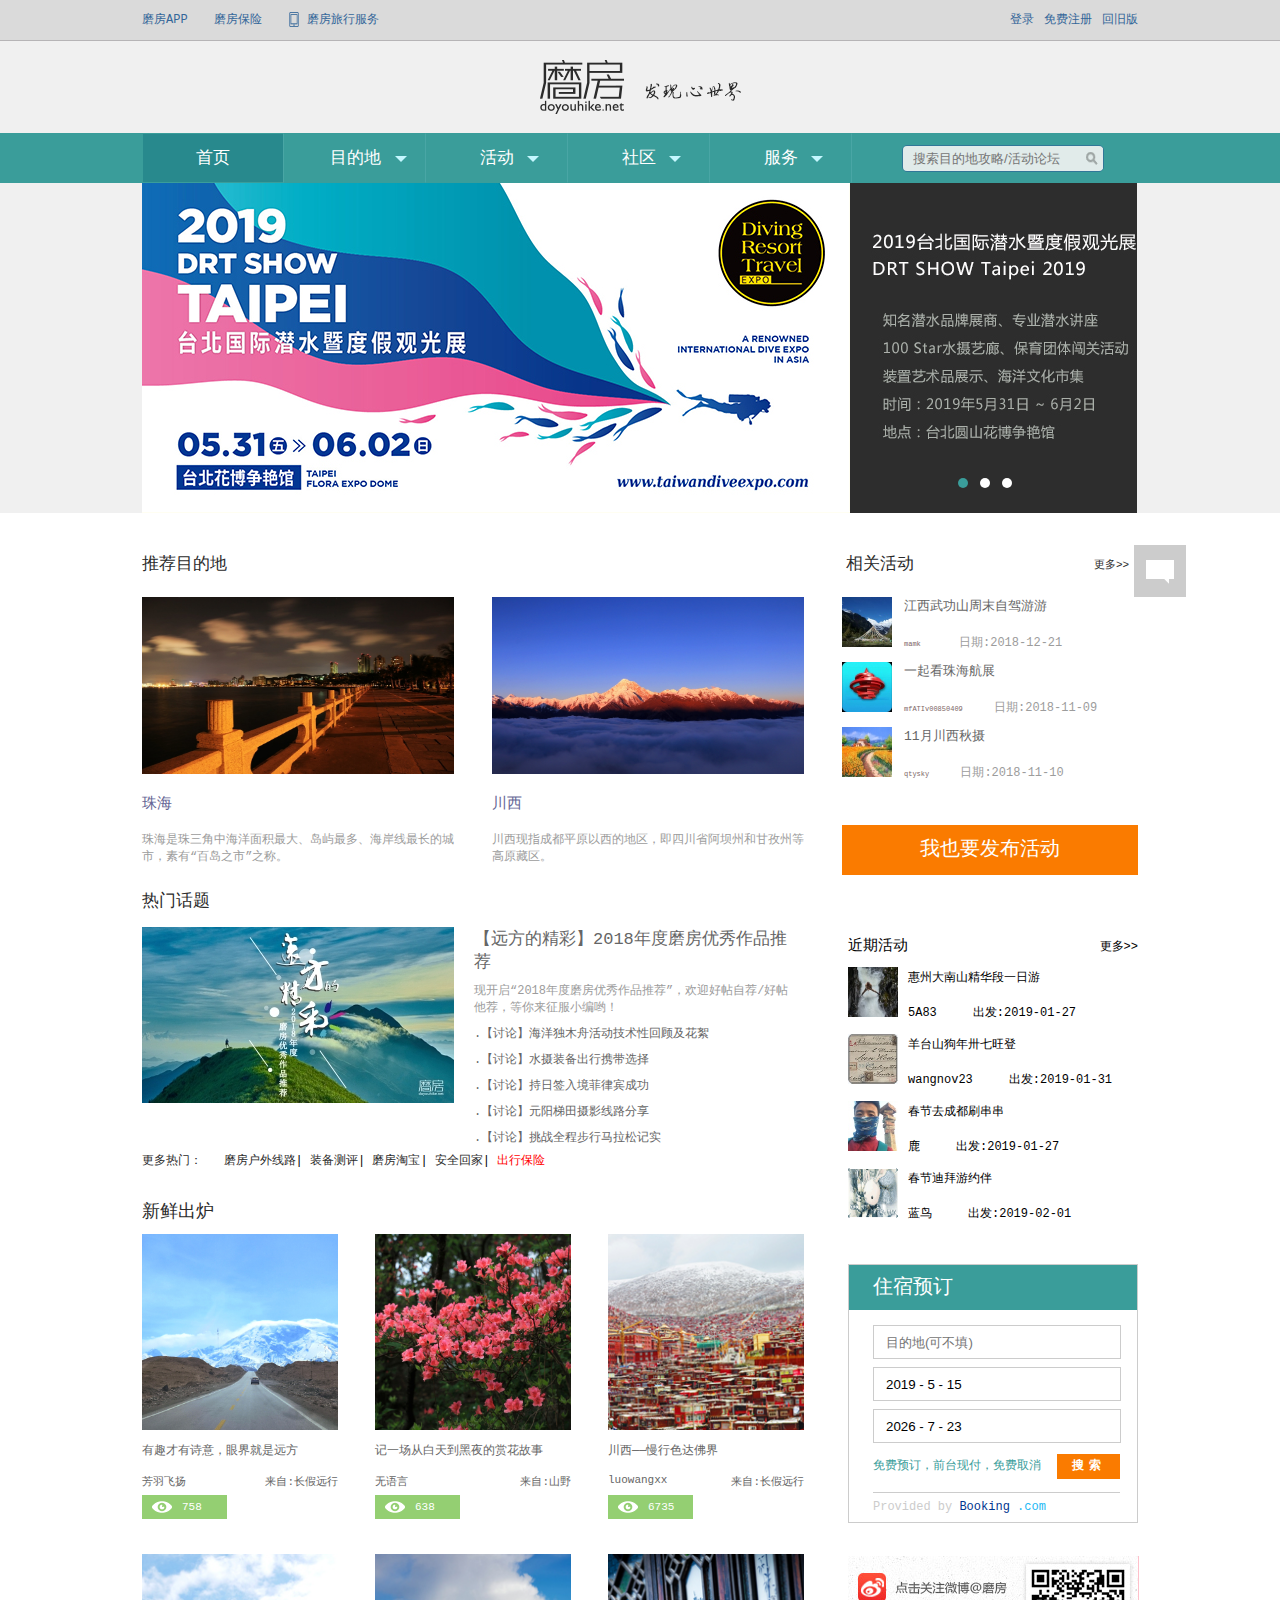
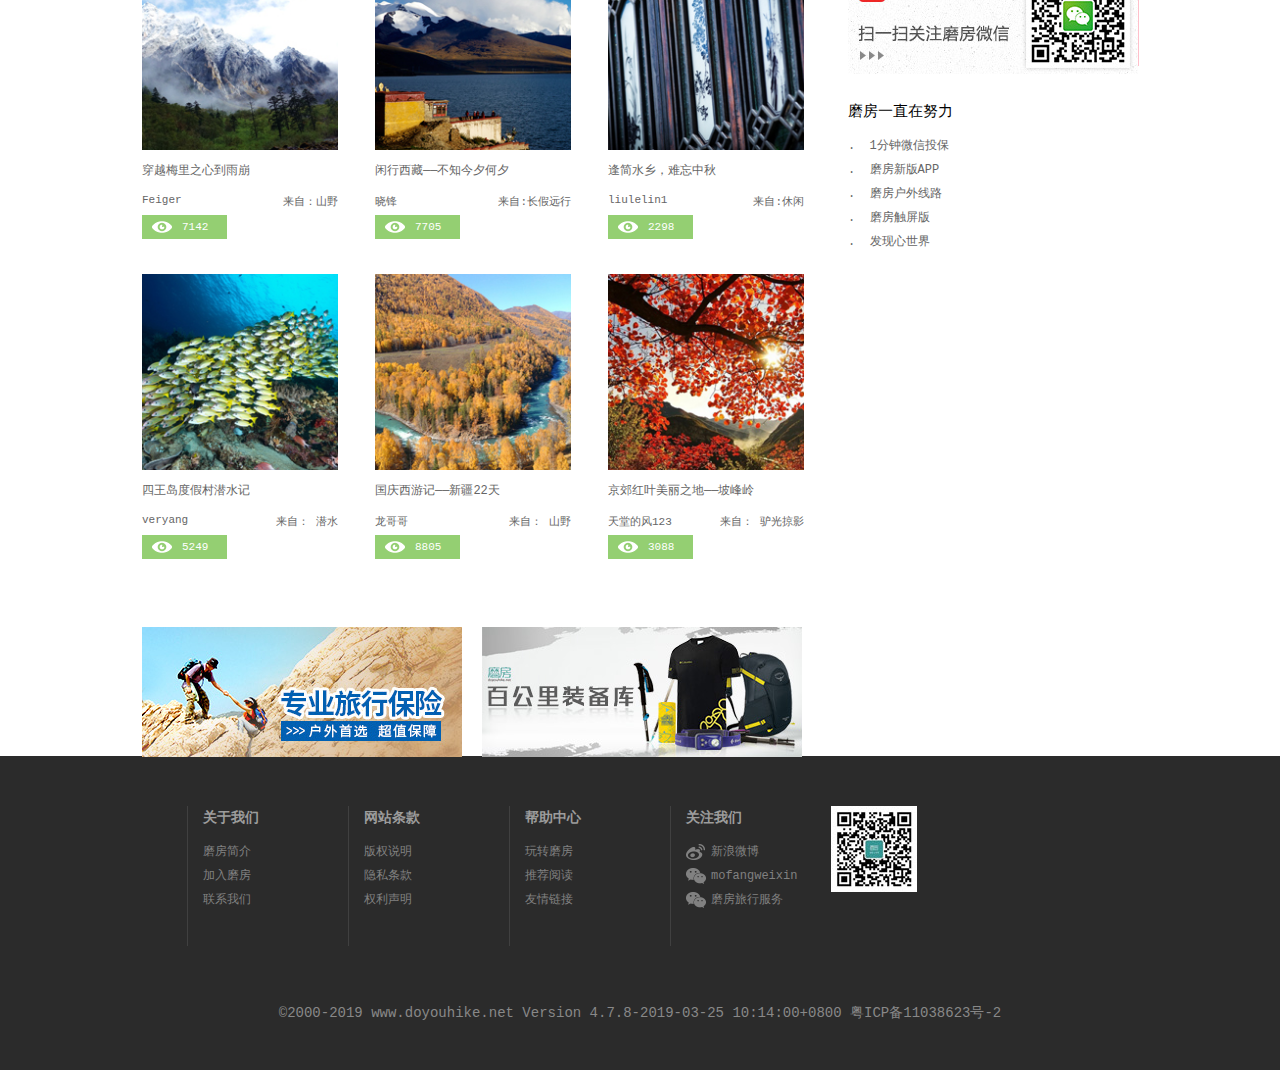
<file: index.html>
<!DOCTYPE html>
<html lang="en">

<head>
    <meta charset="UTF-8">
    <title>磨房 - 自助旅行和户外运动的出发地 - 磨房</title>
    <meta http-equiv="Content-Type" content="text/html; charset=utf-8" />
    <meta name="keywords" content="磨房" />
    <meta name="description" content="发现心世界，协助每一颗自由的心实现远行的梦想">
    <link rel="icon" type="image/ico" href="./img/favicon.ico" />
    <link rel="bookmark icon" type="image/ico" href="./img/favicon.ico" />
    <link rel="shortcut icon" type="image/ico" href="./img/favicon.ico" />
    <link rel="stylesheet" href="./css/index_base.css">
    <link rel="stylesheet" href="./css/header.css">
    <link rel="stylesheet" href="./css/index.css">
    <link rel="stylesheet" href="./css/footer.css">
    <link rel="stylesheet" href="./js/css/laydate_index.css">
</head>

<body style="background-color: #fff">
    <!--顶部开始-->
    <div class="top">
        <div class="top-son banxin">
            <ul class="left">
                <li><a href="./mofangApp.html">磨房APP</a></li>
                <li><a href="#">磨房保险</a></li>
                <li><a href="#"><img src="./img/topshouji.png" alt=""></a>
                    <a href="#">磨房旅行服务</a></li>
            </ul>
            <ul class="right">
                <li><a href="./login/login.html">登录</a></li>
                <li><a href="./register.html">免费注册</a></li>
                <li><a href="#">回旧版</a></li>
            </ul>
        </div>
    </div>
    <!--顶部结束-->


    <!--logo开始-->
    <div class="log">
        <div class="maincontant banxin">
            <a href="#"><img src="./img/logo_new.gif" alt=""></a>
        </div>
    </div>
    <!--logo结束-->


    <!--导航栏开始-->
    <div class="nav">
        <div class="hander chongfu banxin">
            <ul>
                <li><a href="#">首页</a></li>
                <li>
                    <a href="#">目的地</a>
                    <div class="SJ"></div>
                    <div class="destination">
                        <div class="destination-S">
                            <ul id="u1">
                                <div class="HW">
                                    <a href="./Route.html">户外线路</a>
                                </div>
                                <div class="mu">
                                    <div><a href="#">南京玄武湖公园露营</a><span>|</span></div>
                                    <div><a href="#">武汉古琴台小环线徒步</a></div><span>|</span>
                                    <div><a href="#">杭州普陀山自驾</a><span>|</span></div>
                                    <div><a href="#">深圳溪涌-坝光村骑行</a><span>|</span></div>
                                    <div><a href="#">更多...</a></div>
                                </div>
                            </ul>
                            <ul id="u2">
                                <div class="HW">
                                    <a href="./guide.html">户外指南</a>
                                </div>
                                <div class="mu">
                                    <div><a href="./guide.html#hiking">徒步</a><span>|</span></div>
                                    <div><a href="./guide.html#dive">潜水</a><span>|</span></div>
                                    <div><a href="./guide.html#riding">骑行</a><span>|</span></div>
                                    <div><a href="./guide.html#safety">安全</a></div>

                                </div>
                            </ul>
                            <ul id="u3">
                                <div class="HW">
                                    <a href="./destination.html">热门目的地</a>
                                </div>
                                <div class="mu">
                                    <div><a href="./destination.html">贝加尔湖</a><span>|</span></div>
                                    <div><a href="./destination.html">南疆</a></div>
                                    <div><a href="./destination.html">尼泊尔</a><span>|</span></div>
                                    <div><a href="./destination.html">新西兰</a><span>|</span></div>
                                    <div><a href="./destination.html">更多...</a></div>
                                </div>
                            </ul>
                        </div>
                    </div>
                </li>
                <li><a href="#">活动</a>
                    <div class="SJ"></div>
                    <div class="activity">
                        <div class="activityS">
                            <ul>
                                <div class="mate">
                                    <a href="./activity.html">活动约伴</a>
                                </div>
                            </ul>
                            <ul>
                                <div class="ride">
                                    <a href="./activity.html">大型活动</a>
                                </div>
                                <a href="./activity.html">百公里</a>
                                <span>|</span>
                                <a href="./activity.html">200公里骑行</a>
                                <p><a href="./activity.html">活动相册</a></p>
                            </ul>
                            <ul>
                                <div class="brilliant">
                                    <a href="./laojie.html" id="color">
                                        磨房活动
                                    </a>
                                </div>
                                <p><a href="./activity.html">远方的精彩</a></p>
                            </ul>
                        </div>
                    </div>
                </li>
                <li>
                    <a href="#">社区</a>
                    <div class="SJ"></div>
                    <div class="community">
                        <div class="communityS">
                            <ul>
                                <div class="forum">
                                    <a href="#">论坛</a>
                                </div>
                                <div class="lists">
                                    <div><a href="#">长假远行</a></div>
                                    <div>|</div>
                                    <div><a href="#">异域之旅</a></div>
                                    <div>|</div>
                                    <div><a href="#">自驾之路</a></div>
                                    <div>|</div>
                                    <div><a href="#">驴光掠影</a></div>
                                    <div>|</div>
                                    <div><a href="#">装备论坛</a></div>
                                    <div>|</div>
                                    <div><a href="#">自然</a></div>
                                    <div><a href="#">山野</a></div>
                                    <div>|</div>
                                    <div><a href="#">自行车</a></div>
                                    <div>|</div>
                                    <div><a href="#">越跑越野</a></div>
                                    <div>|</div>
                                    <div><a href="#">溪涧运动</a></div>
                                    <div>|</div>
                                    <div><a href="#">休闲</a></div>
                                    <div>|</div>
                                    <div><a href="#">游泳</a></div>
                                    <div>|</div>
                                    <div><a href="#">小驴在野</a></div>
                                    <div>|</div>
                                    <div><a href="#">高寒地带</a></div>
                                    <div>|</div>
                                    <div><a href="#">潜水</a></div>
                                    <div>|</div>
                                    <div><a href="#">水上运动</a></div>
                                    <div>|</div>
                                    <div><a href="#">天外飞仙</a></div>
                                    <div>|</div>
                                    <div><a href="#">通讯与导航航拍视界</a></div>
                                </div>
                                <div class="home">
                                    <div><a href="#">安全回家</a></div>
                                    <div>|</div>
                                    <div><a href="#">站务处理</a></div>
                                    <div>|</div>
                                    <div><a href="#">磨房公益</a></div>
                                    <div>|</div>
                                    <div><a href="#">磨房茶舍</a></div>
                                    <div>|</div>
                                    <div><a href="#">与食巨近</a></div>
                                    <div>|</div>
                                    <div><a href="#">Do You Hike ?</a></div>
                                    <div>|</div>
                                    <div><a href="#">磨房15周年</a></div>
                                    <div>|</div>
                                    <div><a href="#">廉价航空</a></div>
                                    <div>|</div>
                                    <div><a href="#">签证与护照</a></div>
                                    <div>|</div>
                                    <div><a href="#">出行保险</a></div>
                                    <div>|</div>
                                    <div><a href="#">百公里</a></div>
                                    <div>|</div>
                                    <div><a href="#">200公里骑行</a></div>
                                    <div>|</div>
                                    <div><a href="#">发现广州</a></div>
                                    <div>|</div>
                                    <div><a href="#">户外资讯</a></div>
                                    <div>|</div>
                                    <div><a href="#">更多副版...</a></div>
                                </div>
                            </ul>
                            <ul>
                                <div class="city">
                                    <a href="#">城市</a>
                                </div>
                                <div class="morecity">
                                    <div><a href="#">深圳</a></div>
                                    <div>|</div>
                                    <div><a href="#">广州</a></div>
                                    <div>|</div>
                                    <div><a href="#">东莞</a></div>
                                    <div>|</div>
                                    <div><a href="#">上海</a></div>
                                    <div>|</div>
                                    <div><a href="#">北京</a></div>
                                    <div>|</div>
                                    <div><a href="#">惠州</a></div>
                                    <div>|</div>
                                    <div><a href="#">成都</a></div>
                                    <div>|</div>
                                    <div><a href="#">佛山</a></div>
                                    <div>|</div>
                                    <div><a href="#">中山</a></div>
                                    <div>|</div>
                                    <div><a href="#">杭州</a></div>
                                    <div>|</div>
                                    <div><a href="#">更多城市...</a></div>
                                    <div>|</div>
                                </div>
                            </ul>
                            <ul>
                                <div class="ring">
                                    <a href="#">圈子</a>
                                </div>
                            </ul>
                            <ul>
                                <div class="topic">
                                    <a href="#">
                                        专题
                                    </a>
                                </div>
                                <div class="find">
                                    <div><a href="#">ISPO</a></div>
                                    <div>|</div>
                                    <div><a href="#">发现新加坡</a></div>
                                    <div>|</div>
                                    <div><a href="#">亚洲户外展</a></div>
                                    <div>|</div>
                                    <div><a href="#">索尼酷拍</a></div>
                                    <div>|</div>
                                    <div><a href="#">大鹏国际户外嘉年华</a></div>
                                    <div>|</div>
                                    <div><a href="#">班夫电影</a></div>
                                </div>
                            </ul>
                        </div>
                    </div>
                </li>
                <li><a href="./磨房住宿.html">服务</a>
                    <div class="SJ"></div>
                    <div class="serve">
                        <div class="serveS">
                            <ul>
                                <div class="book">
                                    <a href="./磨房住宿.html">旅行预订</a>
                                </div>
                                <div class="insure">
                                    <div><a href="#">保险</a></div>
                                    <div>|</div>
                                    <div><a href="./磨房住宿.html">住宿</a></div>
                                </div>
                            </ul>
                            <ul>
                                <div class="groceries">
                                    <a href="#">杂货</a>
                                </div>
                                <div class="old">
                                    <div><a href="#">老街</a></div>
                                    <div>|</div>
                                    <div><a href="#">磨房淘宝店</a></div>
                                </div>
                            </ul>
                        </div>
                    </div>
                </li>
            </ul>
            <div class="reach">
                <input type="text" placeholder="搜索目的地攻略/活动论坛">
                <img src="./img/nav-reach.png" alt="">
            </div>
        </div>
    </div>
    <!--导航栏开始-->


    <!--轮播图开始-->
    <div class="main">
        <div class="banxin ">
            <div class="RotationChart">
                <ul class="falls">
                    <li><a href="#"><img src="./img/lubotu-1.jpg" alt=""></a></li>
                    <li><a href="#"><img src="./img/lunbotu-2.jpg" alt=""></a></li>
                    <li><a href="#"><img src="./img/lunbotu-3.jpg" alt=""></a></li>
                </ul>
                <ul class="origin">
                    <li></li>
                    <li></li>
                    <li></li>
                </ul>
            </div>
        </div>
    </div>
    <!--录播图结束-->


    <!--主要内容开始-->
    <div class="recommend">
        <div class="recommendS banxin">
            <div class="recommendS-top">
                <ul>
                    <a href="#">推荐目的地</a>
                </ul>
                <ul>
                    <li><a href="">相关活动</a></li>
                    <li><a href="">更多>></a></li>
                </ul>
            </div>
            <div class="recommendS-middle">
                <ul>
                    <li>
                        <div class="zhuhai">
                            <img src="./img/zhuhai.jpg" alt="">
                            <span class="from" style="display:none ">来自：bill8713</span>
                        </div>
                        <p><a href="#">珠海</a></p>
                        <p>
                            <a href="#">珠海是珠三角中海洋面积最大、岛屿最多、海岸线最长的城市，素有“百岛之市”之称。
                            </a>
                        </p>
                    </li>
                    <li>
                        <div class="chuanxi">
                            <img src="./img/chunxi.jpg" alt="">
                            <span class="fall" style="display: none">来自：秋之收获</span>
                        </div>

                        <p><a href="#">川西</a></p>
                        <p>
                            <a href="#">川西现指成都平原以西的地区，即四川省阿坝州和甘孜州等高原藏区。
                            </a>
                        </p>
                    </li>
                    <li>
                        <div>
                            <ul>
                                <li><img src="./img/wugongshan.jpg" alt=""></li>
                                <li>
                                    <p><a href="#">江西武功山周末自驾游游</a></p>
                                    <span><a href="#">mamk</a></span>
                                    <span><a href="#">日期:2018-12-21</a></span>
                                </li>
                            </ul>
                        </div>
                        <div>
                            <ul>
                                <li><img src="./img/mfATIv00850409.jpg" alt=""></li>
                                <li>
                                    <p><a href="#">一起看珠海航展</a></p>
                                    <span><a href="#">mfATIv00850409</a></span>
                                    <span><a href="#">日期:2018-11-09</a></span>
                                </li>
                            </ul>
                        </div>
                        <div>
                            <ul>
                                <li><img src="./img/tianye.jpg" alt=""></li>
                                <li>
                                    <p><a href="#">11月川西秋摄</a></p>
                                    <span><a href="#">qtysky</a></span>
                                    <span><a href="#">日期:2018-11-10</a></span>
                                </li>
                            </ul>
                        </div>
                        <div id="dv">
                            <a href="#">我也要发布活动</a>
                        </div>
                    </li>
                </ul>
            </div>
        </div>
    </div>
    <div class="hotTopic">
        <div class="hotTopics banxin">
            <div class="hotTopicst">
                <a href="#">热门话题</a>
            </div>
            <div class="place">
                <ul>
                    <img src="./img/yuanfang.jpg" alt="">
                </ul>
                <ul>
                    <li>【远方的精彩】2018年度磨房优秀作品推荐</li>
                    <li>现开启“2018年度磨房优秀作品推荐”，欢迎好帖自荐/好帖他荐，等你来征服小编哟！</li>
                    <li>.【讨论】海洋独木舟活动技术性回顾及花絮</li>
                    <li>.【讨论】水摄装备出行携带选择</li>
                    <li>.【讨论】持日签入境菲律宾成功</li>
                    <li>.【讨论】元阳梯田摄影线路分享</li>
                    <li>.【讨论】挑战全程步行马拉松记实</li>
                </ul>
                <ul>
                    <div>
                        <a href="#">更多热门：</a>&nbsp;&nbsp;
                        <a href="#">磨房户外线路</a>|
                        <a href="#">装备测评</a>|
                        <a href="#"> 磨房淘宝</a>|
                        <a href="#">安全回家</a>|
                        <a href="#" style="color: red;">出行保险</a>
                    </div>
                    <div>
                        <a href="#">新鲜出炉</a>
                    </div>
                </ul>
            </div>
            <div class="oneplay">
                <div class="oneplaytop">
                    <ul>近期活动</ul>
                    <ul>更多>></ul>
                </div>
                <ul class="oneplaymi">
                    <li>
                        <div>
                            <img src="./img/pubu.jpg" alt="">
                        </div>
                        <div>
                            <p>惠州大南山精华段一日游</p>
                            <span>5A83</span>&nbsp;&nbsp;&nbsp;&nbsp;
                            <span>出发:2019-01-27</span>
                        </div>
                    </li>
                    <li>
                        <div>
                            <img src="./img/yangtaishan.jpg" alt="">
                        </div>
                        <div>
                            <p>羊台山狗年卅七旺登</p>
                            <span>wangnov23</span>&nbsp;&nbsp;&nbsp;&nbsp;
                            <span>出发:2019-01-31</span>
                        </div>
                    </li>
                    <li>
                        <div>
                            <img src="./img/chunjie.jpg" alt="">
                        </div>
                        <div>
                            <p>春节去成都刷串串</p>
                            <span>鹿</span>&nbsp;&nbsp;&nbsp;&nbsp;
                            <span>出发:2019-01-27</span>
                        </div>
                    </li>
                    <li>
                        <div>
                            <img src="./img/lanniao.gif" alt="">
                        </div>
                        <div>
                            <p>春节迪拜游约伴</p>
                            <span>蓝鸟</span>&nbsp;&nbsp;&nbsp;&nbsp;
                            <span>出发:2019-02-01</span>
                        </div>
                    </li>
                </ul>
            </div>
        </div>

    </div>
    <div class="freshly">
        <div class="freshlyS banxin">
            <div class="freshlyfl">
                <ul>
                    <li>

                        <div class="big"><a href="#"><img src="./img/yuanxin.jpg" alt=""></a></div>
                        <p><a href="#">有趣才有诗意，眼界就是远方</a></p>
                        <div class="FY"><a href="#">芳羽飞扬</a><a href="#">来自:长假远行</a></div>
                        <div class="lu">
                            <div class="eye"></div>
                            <p>758</p>
                        </div>
                    </li>
                    <li>

                        <div class="big"><img src="./img/hua.jpg" alt=""></a></div>
                        <p><a href="#">记一场从白天到黑夜的赏花故事</a></p>
                        <div class="FY"><a href="#">无语言</a><a href="#">来自:山野</a></div>
                        <div class="lu">
                            <div class="eye"></div>
                            <p>638</p>
                        </div>
                    </li>
                    <li>
                        <div class="big"><a href="#"><img src="./img/chaunxi.jpg" alt=""></a></div>
                        <p><a href="#">川西——慢行色达佛界</a></p>
                        <div class="FY"><a href="#">luowangxx</a><a href="#">来自:长假远行</a></div>
                        <div class="lu">
                            <div class="eye"></div>
                            <p>6735</p>
                        </div>
                    </li>
                    <li>
                        <div class="big"> <a href="#"><img src="./img/yubeng.jpg" alt=""></a></div>
                        <p><a href="#">穿越梅里之心到雨崩</a></p>
                        <div class="FY"><a href="#">Feiger</a><a href="#">来自：山野</a></div>
                        <div class="lu">
                            <div class="eye"></div>
                            <p>7142</p>
                        </div>
                    </li>
                    <li>
                        <div class="big"> <a href="#"><img src="./img/xizang.jpg" alt=""></a></div>
                        <p><a href="#">闲行西藏——不知今夕何夕</a></p>
                        <div class="FY"><a href="#">晓锋</a><a href="#">来自:长假远行</a></div>
                        <div class="lu">
                            <div class="eye"></div>
                            <p>7705</p>
                        </div>
                    </li>
                    <li>
                        <div class="big"><a href="#"><img src="./img/zhongqiu.jpg" alt=""></a></div>
                        <p><a href="#">逢简水乡，难忘中秋</a></p>
                        <div class="FY"><a href="#">liulelin1</a><a href="#">来自:休闲</a></div>
                        <div class="lu">
                            <div class="eye"></div>
                            <p>2298</p>
                        </div>
                    </li>
                    <li>
                        <div class="big"> <a href="#"><img src="./img/qianshui.jpg" alt=""></a></div>
                        <p><a href="#">四王岛度假村潜水记</a></p>
                        <div class="FY"><a href="#">veryang</a><a href="#">来自： 潜水</a></div>
                        <div class="lu">
                            <div class="eye"></div>
                            <p>5249</p>
                        </div>
                    </li>
                    <li>
                        <div class="big"> <a href="#"><img src="./img/xinjiang.jpg" alt=""></a></div>
                        <p><a href="#">国庆西游记——新疆22天</a></p>
                        <div class="FY"><a href="#">龙哥哥</a><a href="#">来自： 山野</a></div>
                        <div class="lu">
                            <div class="eye"></div>
                            <p>8805</p>
                        </div>
                    </li>
                    <li>
                        <div class="big"> <a href="#"><img src="./img/polinfeng.jpg" alt=""></a></div>
                        <p><a href="#">京郊红叶美丽之地——坡峰岭</a></p>
                        <div class="FY"><a href="#">天堂的风123</a><a href="#">来自： 驴光掠影</a></div>
                        <div class="lu">
                            <div class="eye"></div>
                            <p>3088</p>
                        </div>
                    </li>
                </ul>
            </div>
            <div class="freshlyfr">
                <div class="subscribe">
                    <div class="subscribeT">
                        <a href="#">住宿预订</a>
                    </div>
                    <div class="subscribeM">
                        <ul>
                            <li>
                                <input type="text" placeholder="目的地(可不填)" class="TOP">
                                <div class="Paris">
                                    <div class="Bangkok">
                                        <a href="#">热门目的地</a>
                                    </div>
                                    <div id="HK">
                                        <ul>
                                            <li><a href="javascript:void(0);">巴黎</a></li>
                                            <li><a href="javascript:void(0);">曼谷</a></li>
                                            <li><a href="javascript:void(0);">清迈</a></li>
                                            <li><a href="javascript:void(0);">弗洛伦萨</a></li>
                                            <li><a href="javascript:void(0);">罗马</a></li>
                                            <li><a href="javascript:void(0);">巴萨罗那</a></li>
                                            <li><a href="javascript:void(0);">威尼斯</a></li>
                                            <li><a href="javascript:void(0);">伦敦</a></li>
                                            <li><a href="javascript:void(0);">香港</a></li>
                                            <li><a href="javascript:void(0);">慕尼黑</a></li>
                                            <li><a href="javascript:void(0);">洛杉矶</a></li>
                                            <li><a href="javascript:void(0);">苏黎世</a></li>
                                            <li><a href="javascript:void(0);">阿姆斯特丹 </a></li>
                                            <li><a href="javascript:void(0);">雅典</a></li>
                                            <li><a href="javascript:void(0);">吉隆坡</a></li>
                                            <li><a href="javascript:void(0);">米兰</a></li>
                                            <li><a href="javascript:void(0);">新加坡</a></li>
                                            <li><a href="javascript:void(0);">法兰克福</a></li>
                                            <li><a href="javascript:void(0);">纽约</a></li>
                                            <li><a href="javascript:void(0);">悉尼</a></li>
                                        </ul>
                                    </div>
                                </div>
                            </li>
                            <li>
                                <input type="text" onclick="laydate({istime: true, format: 'YYYY-MM-DD'})"
                                    value="2019 - 5 - 15" onkeyup="this.value=this.value.replace(/\D/g,'')"
                                    onafterpaste="this.value=this.value.replace(/\D/g,'')" / readonly="readonly">
                            </li>
                            <li>
                                <input type="text" id="laydateInput" onkeyup="this.value=this.value.replace(/\D/g,'')"
                                    onafterpaste="this.value=this.value.replace(/\D/g,'')" / readonly="readonly">
                            </li>
                        </ul>
                        <!-- 日历 -->
                        <div class="select-date" style="display: none;">
                            <div class="select-date-header">
                                <ul class="heade-ul">
                                    <li class="header-item header-item-one">
                                        <select name="" id="yearList">
                                            <option value="1990年">1990年</option>
                                            <option value="1991年">1991年</option>
                                            <option value="1992年">1992年</option>
                                            <option value="1993年">1993年</option>
                                            <option value="1994年">1994年</option>
                                            <option value="1995年">1995年</option>
                                            <option value="1996年">1996年</option>
                                            <option value="1997年">1997年</option>
                                            <option value="1998年">1998年</option>
                                            <option value="1999年">1999年</option>
                                            <option value="2000年">2000年</option>
                                            <option value="2001年">2001年</option>
                                            <option value="2002年">2002年</option>
                                            <option value="2003年">2003年</option>
                                            <option value="2004年">2004年</option>
                                            <option value="2005年">2005年</option>
                                            <option value="2006年">2006年</option>
                                            <option value="2007年">2007年</option>
                                            <option value="2008年">2008年</option>
                                            <option value="2009年">2009年</option>
                                            <option value="2010年">2010年</option>
                                            <option value="2011年">2011年</option>
                                            <option value="2012年">2012年</option>
                                            <option value="2013年">2013年</option>
                                            <option value="2014年">2014年</option>
                                            <option value="2015年">2015年</option>
                                            <option value="2016年">2016年</option>
                                            <option value="2017年">2017年</option>
                                            <option value="2018年">2018年</option>
                                            <option value="2019年">2019年</option>
                                            <option value="2020年">2020年</option>
                                            <option value="2021年">2021年</option>
                                            <option value="2022年">2022年</option>
                                            <option value="2023年">2023年</option>
                                            <option value="2024年">2024年</option>
                                            <option value="2025年">2025年</option>
                                            <option value="2026年">2026年</option>
                                            <option value="2027年">2027年</option>
                                            <option value="2028年">2028年</option>
                                            <option value="2029年">2029年</option>
                                            <option value="2030年">2030年</option>
                                            <option value="2031年">2031年</option>
                                            <option value="2032年">2032年</option>
                                            <option value="2033年">2033年</option>
                                            <option value="2034年">2034年</option>
                                            <option value="2035年">2035年</option>
                                            <option value="2036年">2036年</option>
                                            <option value="2037年">2037年</option>
                                            <option value="2038年">2038年</option>
                                            <option value="2039年">2039年</option>
                                            <option value="2040年">2040年</option>
                                            <option value="2041年">2041年</option>
                                            <option value="2042年">2042年</option>
                                            <option value="2043年">2043年</option>
                                            <option value="2044年">2044年</option>
                                            <option value="2045年">2045年</option>
                                            <option value="2046年">2046年</option>
                                            <option value="2047年">2047年</option>
                                            <option value="2048年">2048年</option>
                                            <option value="2049年">2049年</option>
                                            <option value="2050年">2050年</option>
                                            <option value="2051年">2051年</option>
                                            <option value="2052年">2052年</option>
                                            <option value="2053年">2053年</option>
                                            <option value="2054年">2054年</option>
                                            <option value="2055年">2055年</option>
                                            <option value="2056年">2056年</option>
                                            <option value="2057年">2057年</option>
                                            <option value="2058年">2058年</option>
                                            <option value="2059年">2059年</option>
                                            <option value="2060年">2060年</option>
                                            <option value="2061年">2061年</option>
                                            <option value="2062年">2062年</option>
                                            <option value="2063年">2063年</option>
                                            <option value="2064年">2064年</option>
                                            <option value="2065年">2065年</option>
                                            <option value="2066年">2066年</option>
                                            <option value="2067年">2067年</option>
                                            <option value="2068年">2068年</option>
                                            <option value="2069年">2069年</option>
                                            <option value="2070年">2070年</option>
                                            <option value="2071年">2071年</option>
                                            <option value="2072年">2072年</option>
                                            <option value="2073年">2073年</option>
                                            <option value="2074年">2074年</option>
                                            <option value="2075年">2075年</option>
                                            <option value="2076年">2076年</option>
                                            <option value="2077年">2077年</option>
                                            <option value="2078年">2078年</option>
                                            <option value="2079年">2079年</option>
                                            <option value="2080年">2080年</option>
                                            <option value="2081年">2081年</option>
                                            <option value="2082年">2082年</option>
                                            <option value="2083年">2083年</option>
                                            <option value="2084年">2084年</option>
                                            <option value="2085年">2085年</option>
                                            <option value="2086年">2086年</option>
                                            <option value="2087年">2087年</option>
                                            <option value="2088年">2088年</option>
                                            <option value="2089年">2089年</option>
                                            <option value="2090年">2090年</option>
                                            <option value="2091年">2091年</option>
                                            <option value="2092年">2092年</option>
                                            <option value="2093年">2093年</option>
                                            <option value="2094年">2094年</option>
                                            <option value="2095年">2095年</option>
                                            <option value="2096年">2096年</option>
                                            <option value="2097年">2097年</option>
                                            <option value="2098年">2098年</option>
                                        </select>
                                    </li>
                                    <li class="header-item header-item-two" onselectstart="return false">
                                        <select name="" id="monthList">
                                            <option value="1月">1月</option>
                                            <option value="2月">2月</option>
                                            <option value="3月">3月</option>
                                            <option value="4月">4月</option>
                                            <option value="5月">5月</option>
                                            <option value="6月">6月</option>
                                            <option value="7月">7月</option>
                                            <option value="8月">8月</option>
                                            <option value="9月">9月</option>
                                            <option value="10月">10月</option>
                                            <option value="11月">11月</option>
                                            <option value="12月">12月</option>
                                        </select>
                                    </li>
                                    <li class="header-item header-item-three" onselectstart="return false">
                                        <span class="reback">回到今天</span>
                                    </li>
                                </ul>
                            </div>
                            <div class="select-date-body">
                                <ul class="week-list">
                                    <li>日</li>
                                    <li>一</li>
                                    <li>二</li>
                                    <li>三</li>
                                    <li>四</li>
                                    <li>五</li>
                                    <li>六</li>
                                </ul>
                                <ul class="day-tabel">
                                    <li class="tabel-line">
                                        <ul class="tabel-ul">
                                            <li class="tabel-li preDays">28</li>
                                            <li class="tabel-li preDays">29</li>
                                            <li class="tabel-li preDays">30</li>
                                            <li class="tabel-li">1</li>
                                            <li class="tabel-li">2</li>
                                            <li class="tabel-li">3</li>
                                            <li class="tabel-li weekColor">4</li>
                                        </ul>
                                    </li>
                                    <li class="tabel-line">
                                        <ul class="tabel-ul">
                                            <li class="tabel-li weekColor">5</li>
                                            <li class="tabel-li">6</li>
                                            <li class="tabel-li">7</li>
                                            <li class="tabel-li">8</li>
                                            <li class="tabel-li">9</li>
                                            <li class="tabel-li active">10</li>
                                            <li class="tabel-li weekColor">11</li>
                                        </ul>
                                    </li>
                                    <li class="tabel-line">
                                        <ul class="tabel-ul">
                                            <li class="tabel-li weekColor">12</li>
                                            <li class="tabel-li">13</li>
                                            <li class="tabel-li">14</li>
                                            <li class="tabel-li">15</li>
                                            <li class="tabel-li">16</li>
                                            <li class="tabel-li">17</li>
                                            <li class="tabel-li weekColor">18</li>
                                        </ul>
                                    </li>
                                    <li class="tabel-line">
                                        <ul class="tabel-ul">
                                            <li class="tabel-li weekColor">19</li>
                                            <li class="tabel-li">20</li>
                                            <li class="tabel-li">21</li>
                                            <li class="tabel-li">22</li>
                                            <li class="tabel-li">23</li>
                                            <li class="tabel-li">24</li>
                                            <li class="tabel-li weekColor">25</li>
                                        </ul>
                                    </li>
                                    <li class="tabel-line">
                                        <ul class="tabel-ul">
                                            <li class="tabel-li weekColor">26</li>
                                            <li class="tabel-li">27</li>
                                            <li class="tabel-li">28</li>
                                            <li class="tabel-li">29</li>
                                            <li class="tabel-li">30</li>
                                            <li class="tabel-li">31</li>
                                            <li class="tabel-li nextDay">1</li>
                                        </ul>
                                    </li>
                                </ul>
                            </div>
                        </div>
                    </div>
                    <div class="free">
                        <ul><a href="#">免费预订，前台现付，免费取消</a></ul>
                        <ul><a href="#">搜索</a></ul>
                    </div>
                    <div class="mali">
                        <span><a href="#" style="color:#ccc">Provided by</a></span>
                        <span><a href="#" style="color:#00358f">Booking</a></span>
                        <span><a href="#" style="color:#23b8f4">.com</a></span>

                    </div>
                </div>
                <div class="barCode">
                    <a href="#"><img src="./img/weixinweibo.jpg" alt=""></a>
                </div>
                <div class="exert">
                    <ul>
                        <li>磨房一直在努力</li>
                        <li><a href="">.&nbsp;&nbsp;1分钟微信投保</a></li>
                        <li><a href="">.&nbsp;&nbsp;磨房新版APP</a></li>
                        <li><a href="">.&nbsp;&nbsp;磨房户外线路</a></li>
                        <li><a href="">.&nbsp;&nbsp;磨房触屏版</a></li>
                        <li><a href="">.&nbsp;&nbsp;发现心世界</a></li>
                    </ul>
                </div>
            </div>
        </div>
    </div>
    <div class="show">
        <div class="showS banxin">
            <ul>
                <li><a href="#"><img src="./img/chaozhi.jpg" alt=""></a></li>
                <li><a href="#"><img src="./img/baigongli.jpg" alt=""></a></li>
            </ul>

        </div>
    </div>
    <!--主要内容结束-->

    <!--底部开始-->
    <footer>
        <div class="footerContent">
            <div class="help">
                <dl class="first">
                    <dt>关于我们</dt>
                    <dd><a href="javascript:;">磨房简介</a></dd>
                    <dd><a href="javascript:;">加入磨房</a></dd>
                    <dd><a href="javascript:;">联系我们</a></dd>
                </dl>
                <dl>
                    <dt>网站条款</dt>
                    <dd><a href="javascript:;">版权说明</a></dd>
                    <dd><a href="javascript:;">隐私条款</a></dd>
                    <dd><a href="javascript:;">权利声明</a></dd>
                </dl>
                <dl>
                    <dt>帮助中心</dt>
                    <dd><a href="javascript:;">玩转磨房</a></dd>
                    <dd><a href="javascript:;">推荐阅读</a></dd>
                    <dd><a href="javascript:;">友情链接</a></dd>
                </dl>
                <dl class="last">
                    <dt>关注我们</dt>
                    <dd class="sina"><a href="#">新浪微博</a></dd>
                    <dd class="mfweixin">
                        <a href="javascript:void(0);">mofangweixin
                            <img alt="磨房微信" class="weixinqr" src="./img/bottom_weiin.png">
                        </a>
                    </dd>
                    <dd class="mflvxing">
                        <a href="">磨房旅行服务</a>
                    </dd>
                </dl>
                <p>
                    <img class="bottom_lvxing_img" title="磨房旅行服务二维码" alt="磨房旅行服务二维码" src="./img/bottom_lvxing.jpg"></p>
                <p class="clear"></p>
            </div>
            <p class="copyright">
                ©2000-2019 www.doyouhike.net Version 4.7.8-2019-03-25 10:14:00+0800 粤ICP备11038623号-2
            </p>
        </div>
    </footer>
    <!--底部结束-->

    <!--固定按钮开始-->
    <a id="go-top" title="回到顶部" href="javascript:void(0);">回到顶部</a>
    <a id="feedback" title="联系我们" href="javascript:void(0)">联系我们</a>
    <!--固定按钮结束 -->

    <script src="./js/jquery-1.12.4.js"></script>
    <script src="./js/index.js"></script>
    <script>

        //底部
        $(function () {
            var $goTop = $('#go-top');
            $(window).scroll(function () {
                if ($(window).scrollTop() >= 200) {
                    $goTop.stop().fadeIn(300);
                } else {
                    $goTop.stop().fadeOut(300);
                }
            });

            $goTop.on('click', function () {
                $('html, body').stop().animate({ scrollTop: 0 }, 300);
            });
        });
    </script>

    <script src="./js/laydate.js"></script>
    <script src="./js/js/laydate.js"></script>

</body>

</html>
</file>
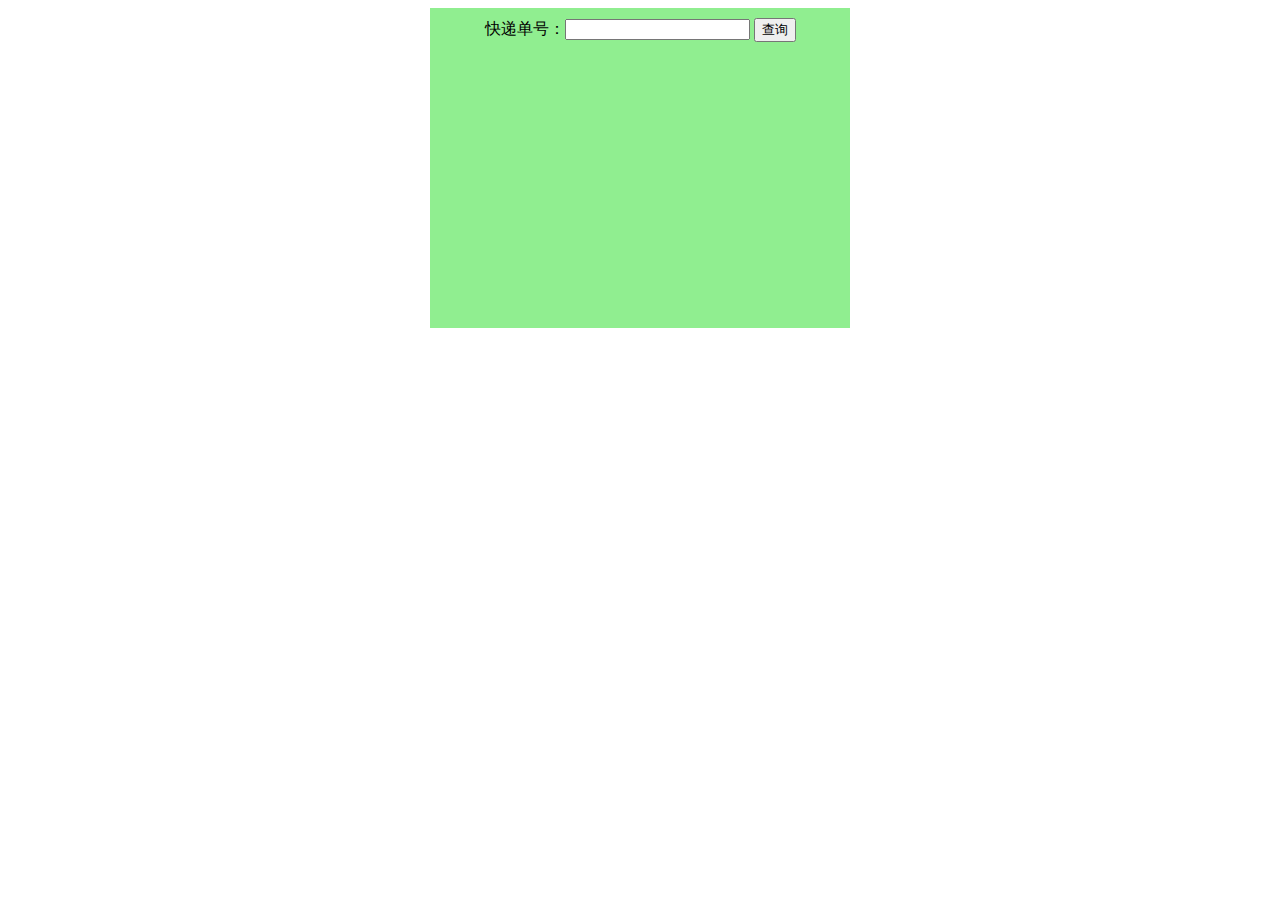
<file: 09-ems.html>
<!DOCTYPE html>
<html lang="en">

<head>
    <meta charset="UTF-8">
    <title>Document</title>
    <style type="text/css">
        #container {
            width: 400px;
            min-height: 300px;
            background-color: lightgreen;
            margin: auto;
            padding: 10px;
            text-align: center;
        }

        #container li {
            list-style: none;
            text-align: left;
        }
    </style>
    <script type="text/javascript" src="./jquery.js"></script>
    <script type="text/javascript">
        $(function () {
            $("#btn").click(function () {
                var code = $("#code").val();
                $.ajax({
                    // url : 'https://sp0.baidu.com/9_Q4sjW91Qh3otqbppnN2DJv/pae/channel/data/asyncqury',
                    url: 'http://localhost/phpstudy/ems.php',
                    data: { code: code },
                    jsonp: 'cb',
                    dataType: 'jsonp',
                    success: function (data) {
                        if (data.data.info.status == 0) {
                            $("#info").html(data.msg);
                            return;
                        }
                        var ems = data.data.info.context;
                        var tag = '<ul>';
                        $.each(ems, function (i, e) {
                            var time = e.time;
                            // 2015年12月12日 上午10:39:20
                            var t = new Date();
                            t.setTime(time + '000');
                            var date = t.getFullYear() + '年' + (t.getMonth() + 1) + '月' + t.getDay() + '日' + (t.getHours() > 12 ? ' 下午' : ' 上午') + (t.getHours() % 12) + ':' + t.getMinutes() + ':' + t.getSeconds();
                            tag += '<li><div>' + date + '</div><div>' + e.desc + '</div></li>'
                        });
                        tag += '</ul>';
                        $("#info").html(tag);
                    }
                });
            });
        });
    </script>
</head>

<body>
    <div id="container">
        快递单号：<input type="text" name="code" id="code">
        <input type="button" value="查询" id="btn">
        <div id="info"></div>
    </div>
</body>

</html>
</file>
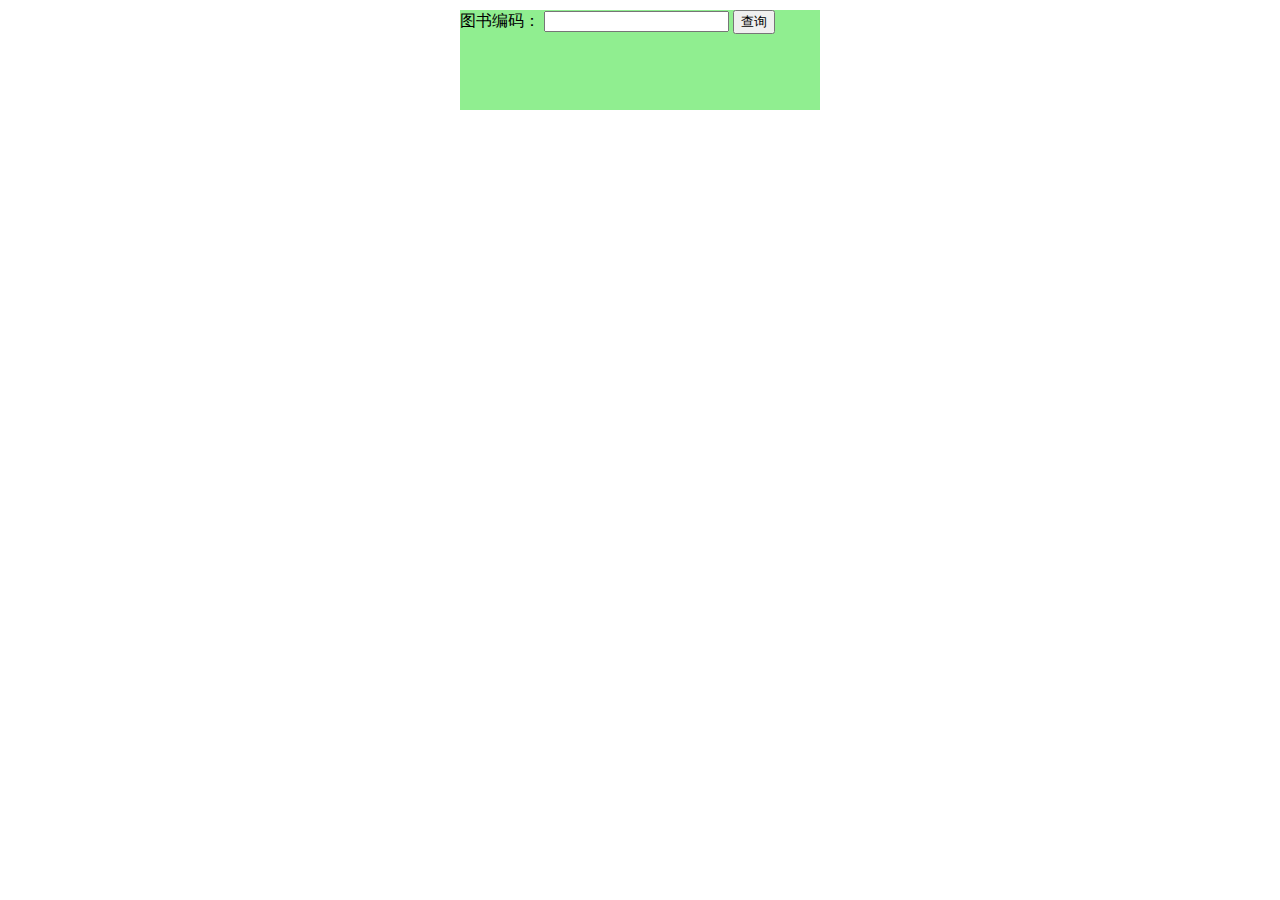
<file: 12.html>
<!DOCTYPE html>
<html lang="en">

<head>
    <meta charset="UTF-8">
    <title>Document</title>
    <link rel="shortcut icon" href="./favicon.ico" type="image/x-icon" />
    <style type="text/css">
        #container {
            width: 360px;
            min-height: 100px;
            background-color: lightgreen;
            position: absolute;
            left: 50%;
            top: 10px;
            margin-left: -180px;
        }
    </style>
    <script type="text/javascript" src="./jquery.js"></script>
    <script type="text/javascript">
        /*
        jQuery-ajax相关API基本使用
        */
        window.onload = function () {
            var btn = document.getElementById('btn');
            btn.onclick = function () {
                var code = document.getElementById('code').value;
                $.ajax({
                    type: 'post',
                    // url: './11.php?code=' + code,
                    url: 'http://localhost/phpstudy/11.php',
                    data: { code: code },
                    dataType: 'jsonp',//xml json text html script jsonp
                    success: function (data) {
                        console.log(data)
                        var info = document.getElementById('info');
                        if (data.flag == 0) {
                            info.innerHTML = '没有这本书';
                        } else {
                            var tag = '<ul><li>书名：' + data.bookname + '</li><li>作者：' + data.author + '</li><li>描述：' + data.desc + '</li></ul>';
                            info.innerHTML = tag;
                        }
                    }
                });
            }
        }
    </script>
</head>

<body>
    <div id="container">
        <div>
            图书编码：
            <input type="text" name="code" id="code">
            <input type="button" value="查询" id="btn">
        </div>
        <div id="info"></div>
    </div>
</body>

</html>
</file>
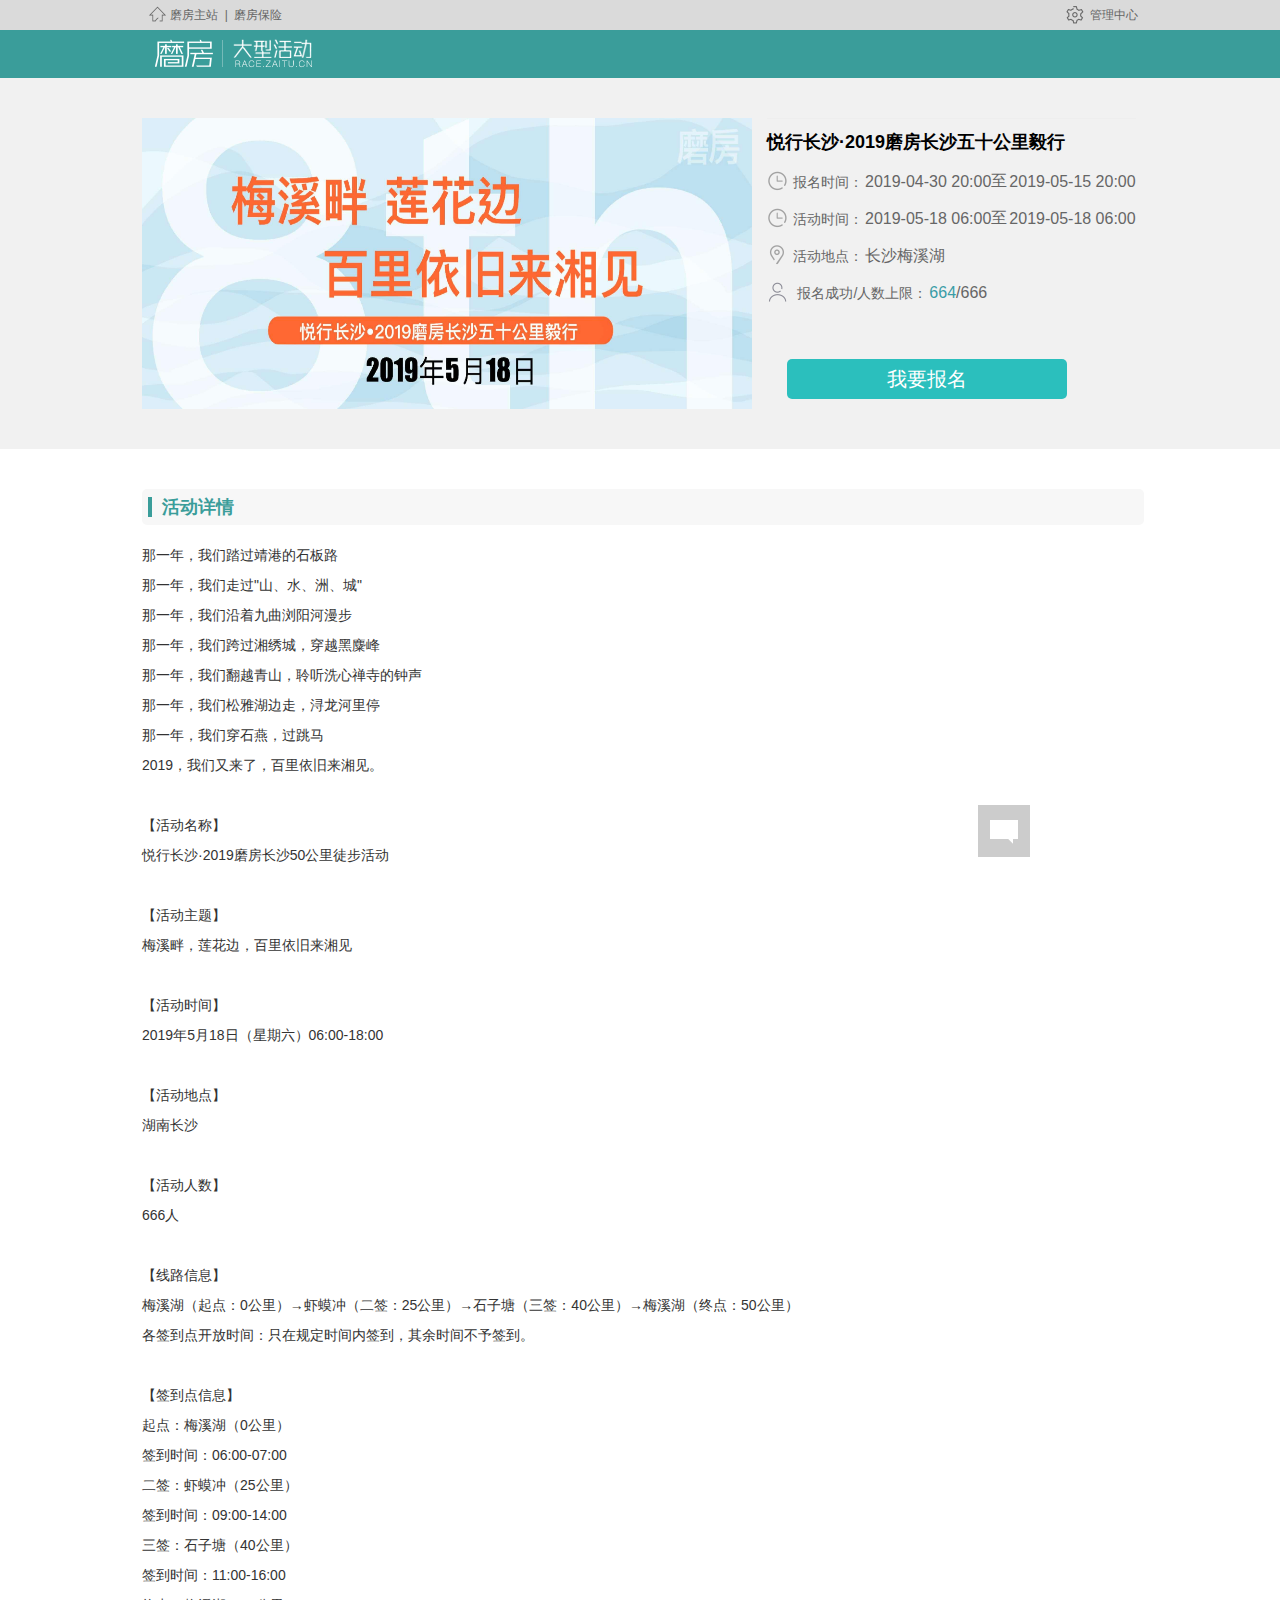
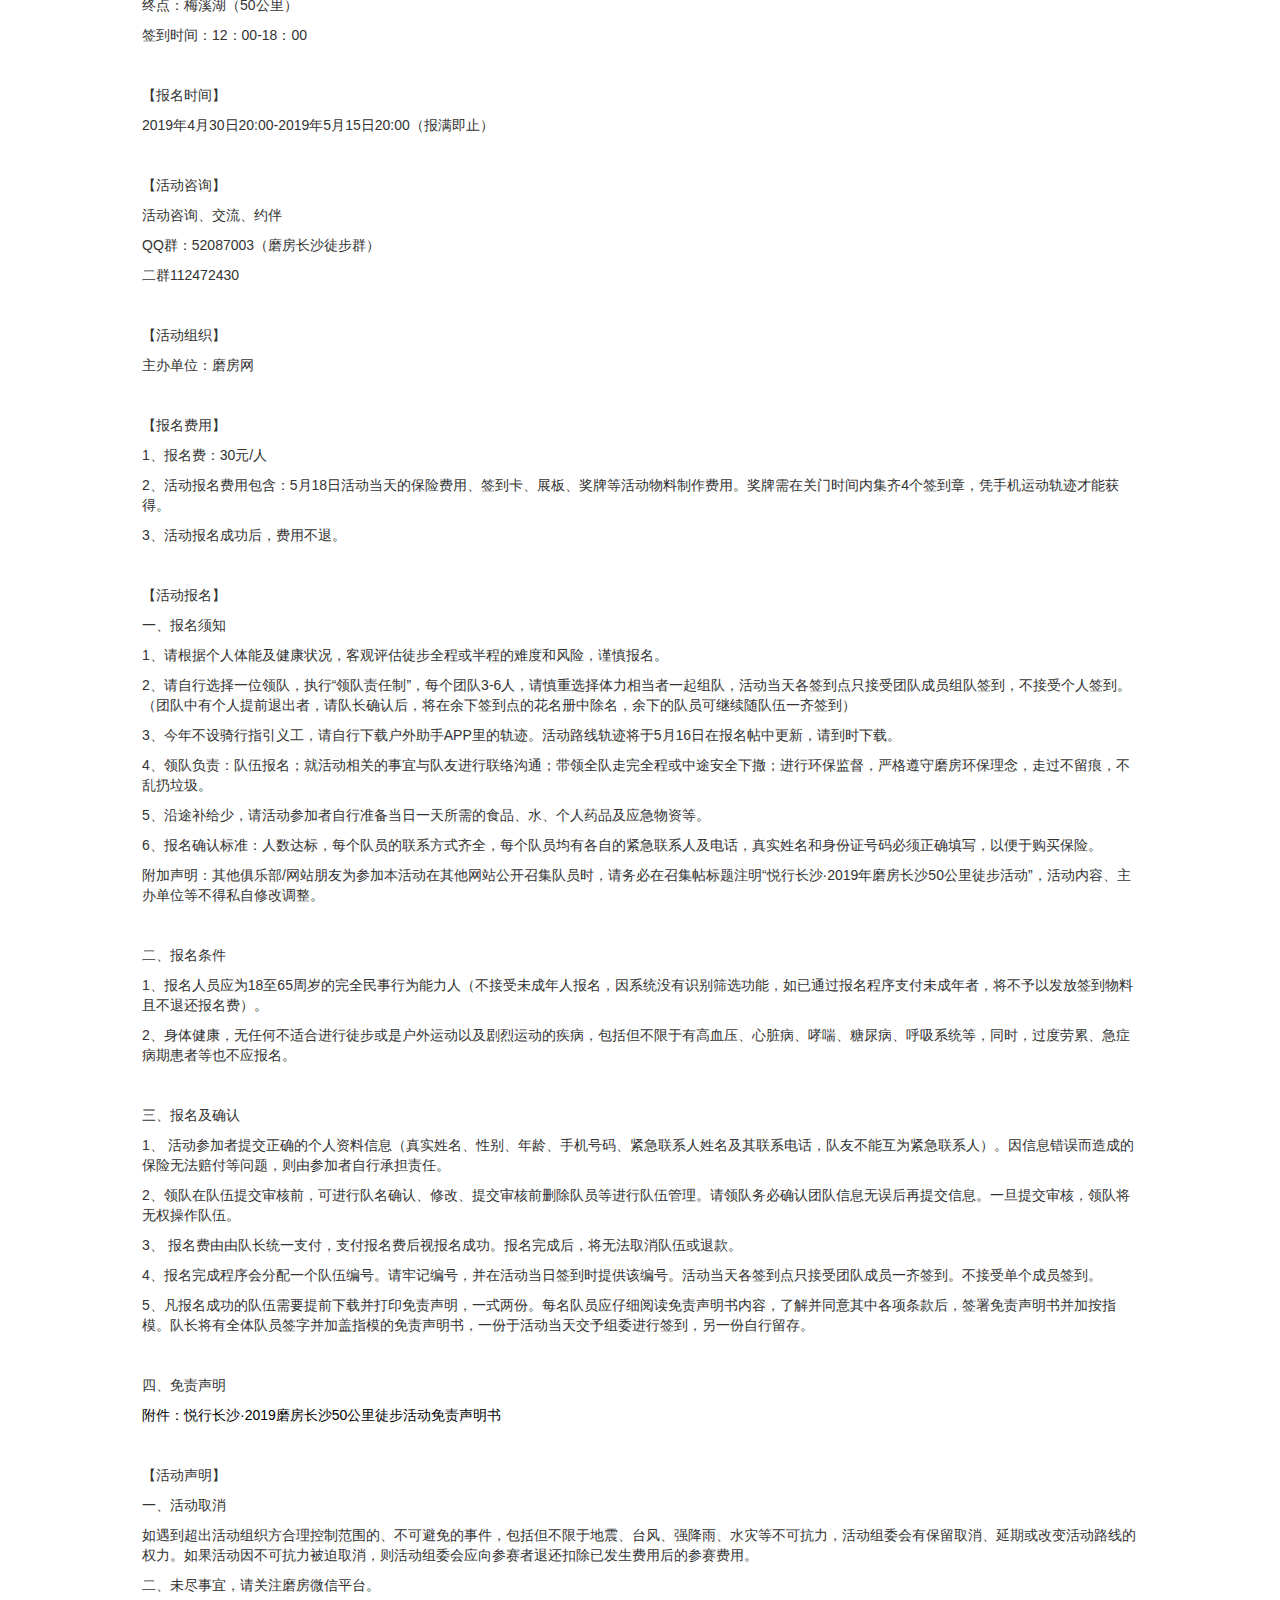
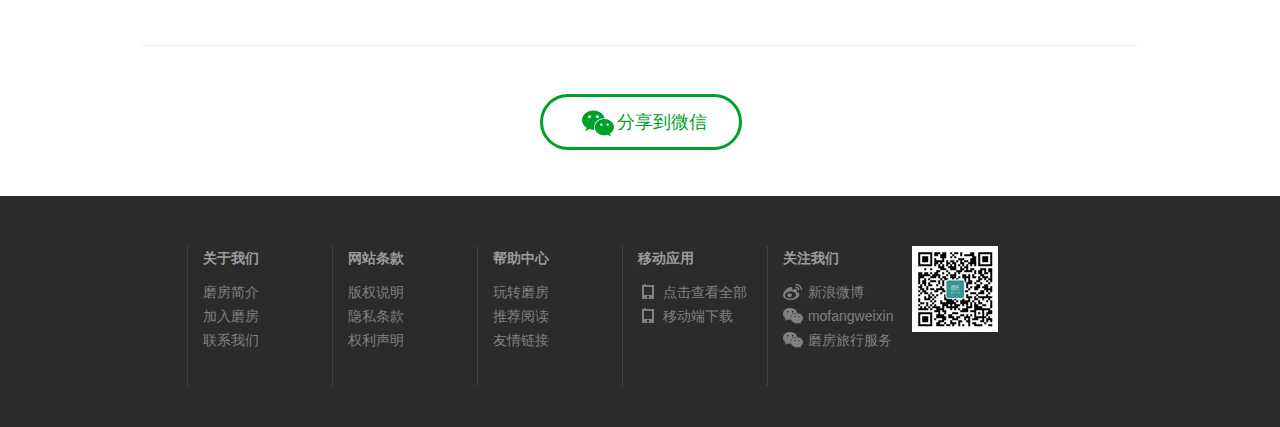
<file: csindex.html>
<!DOCTYPE html>
<html lang="en">

<head>
    <meta charset="UTF-8">
    <meta name="viewport" content="width=device-width, initial-scale=1.0">
    <meta http-equiv="X-UA-Compatible" content="ie=edge">
    <title>磨房·长沙</title>
    <link rel="stylesheet" href="css/eliminte.css">
    <link rel="stylesheet" href="css/top-bottom.css">
    <link rel="stylesheet" href="css/csindex.css">
</head>

<body>
    <!-- 头部通栏开始 -->
    <div class="my-head" id="to">
        <div class="mod">
            <div class="left">
                <a href="#">
                    <b></b>
                    <span>磨房主站</span>
                </a>
                <span class="su">&nbsp; | &nbsp;</span>
                <a href="#">
                    <span>磨房保险</span>
                </a>
            </div>
            <div class="right">
                <a href="#">
                    <span>管理中心</span>
                    <b></b>
                </a>
            </div>
        </div>
    </div>
    <!-- 头部通栏结束 -->
    <!-- 头部大类分区开始 -->
    <div class="my-nav">
        <div class="my-logo">
            <div class="logo">
                <img src="img/HDrace_logo2.png" alt="">
            </div>
        </div>

    </div>
    <!-- 头部大类分区结束 -->
    <!-- 头部展示开始 -->
    <div class="cs_show">
        <div class="cs_margin">
            <div class="pot">
                <img src="img/HDone.jpg" alt="">
            </div>
            <div class="character">
                <h4><a href="#">悦行长沙·2019磨房长沙五十公里毅行</a></h4>

                <p><b class="one"></b><span class='rl-albel'>报名时间：</span><span>2019-04-30 20:00</span>至<span>2019-05-15
                        20:00</span>
                </p>
                <p><b class="one"></b><span class='rl-albel'>活动时间：</span><span>2019-05-18 06:00</span>至<span>2019-05-18
                        06:00</span>
                </p>

                <p><b class="tow"></b><span class='rl-albel'>活动地点：</span><span>长沙梅溪湖</span></p>

                <p><b class="three"></b>&nbsp;<span class='rl-albel'>报名成功/人数上限：</span><span><span
                            class="skyblue">664</span><span>/</span><span>666</span>
                </p>
                <div class="bm">我要报名</div>
            </div>
        </div>
    </div>
    <!-- 头部展示结束 -->
    <!-- 中部介绍开始 -->
    <div class="race-ct">
        <div class="race-main">
            <div class="detail-title"><span>活动详情</span></div>
            <div class="race-des">
                <p>那一年，我们踏过靖港的石板路</p>
                <p>那一年，我们走过"山、水、洲、城"</p>
                <p>那一年，我们沿着九曲浏阳河漫步</p>
                <p>那一年，我们跨过湘绣城，穿越黑麋峰</p>
                <p>那一年，我们翻越青山，聆听洗心禅寺的钟声</p>
                <p>那一年，我们松雅湖边走，浔龙河里停</p>
                <p>那一年，我们穿石燕，过跳马</p>
                <p>2019，我们又来了，百里依旧来湘见。</p>
                <p><br></p>
                <p>【活动名称】&nbsp;</p>
                <p>悦行长沙·2019磨房长沙50公里徒步活动</p>
                <p><br></p>
                <p>【活动主题】</p>
                <p>梅溪畔，莲花边，百里依旧来湘见</p>
                <p><br></p>
                <p>【活动时间】</p>
                <p>2019年5月18日（星期六）06:00-18:00</p>
                <p><br></p>
                <p>【活动地点】</p>
                <p>湖南长沙</p>
                <p><br></p>
                <p>【活动人数】</p>
                <p>666人</p>
                <p><br></p>
                <p>【线路信息】</p>
                <p>梅溪湖（起点：0公里）→虾蟆冲（二签：25公里）→石子塘（三签：40公里）→梅溪湖（终点：50公里）</p>
                <p>各签到点开放时间：只在规定时间内签到，其余时间不予签到。</p>
                <p><br></p>
                <p>【签到点信息】</p>
                <p>起点：梅溪湖（0公里）</p>
                <p>签到时间：06:00-07:00</p>
                <p>二签：虾蟆冲（25公里）</p>
                <p>签到时间：09:00-14:00</p>
                <p>三签：石子塘（40公里）</p>
                <p>签到时间：11:00-16:00</p>
                <p>终点：梅溪湖（50公里）</p>
                <p>签到时间：12：00-18：00</p>
                <p><br></p>
                <p>【报名时间】</p>
                <p>2019年4月30日20:00-2019年5月15日20:00（报满即止）</p>
                <p><br></p>
                <p>【活动咨询】</p>
                <p>活动咨询、交流、约伴</p>
                <p>QQ群：52087003（磨房长沙徒步群）</p>
                <p>二群112472430</p>
                <p><br></p>
                <p>【活动组织】</p>
                <p>主办单位：磨房网</p>
                <p><br></p>
                <p>【报名费用】</p>
                <p>1、报名费：30元/人</p>
                <p>2、活动报名费用包含：5月18日活动当天的保险费用、签到卡、展板、奖牌等活动物料制作费用。奖牌需在关门时间内集齐4个签到章，凭手机运动轨迹才能获得。</p>
                <p>3、活动报名成功后，费用不退。</p>
                <p><br></p>
                <p>【活动报名】</p>
                <p>一、报名须知</p>
                <p>1、请根据个人体能及健康状况，客观评估徒步全程或半程的难度和风险，谨慎报名。</p>
                <p>2、请自行选择一位领队，执行“领队责任制”，每个团队3-6人，请慎重选择体力相当者一起组队，活动当天各签到点只接受团队成员组队签到，不接受个人签到。（团队中有个人提前退出者，请队长确认后，将在余下签到点的花名册中除名，余下的队员可继续随队伍一齐签到）
                </p>
                <p>3、今年不设骑行指引义工，请自行下载户外助手APP里的轨迹。活动路线轨迹将于5月16日在报名帖中更新，请到时下载。</p>
                <p>4、领队负责：队伍报名；就活动相关的事宜与队友进行联络沟通；带领全队走完全程或中途安全下撤；进行环保监督，严格遵守磨房环保理念，走过不留痕，不乱扔垃圾。</p>
                <p>5、沿途补给少，请活动参加者自行准备当日一天所需的食品、水、个人药品及应急物资等。&nbsp;</p>
                <p>6、报名确认标准：人数达标，每个队员的联系方式齐全，每个队员均有各自的紧急联系人及电话，真实姓名和身份证号码必须正确填写，以便于购买保险。</p>
                <p>附加声明：其他俱乐部/网站朋友为参加本活动在其他网站公开召集队员时，请务必在召集帖标题注明“悦行长沙·2019年磨房长沙50公里徒步活动”，活动内容、主办单位等不得私自修改调整。</p>
                <p><br></p>
                <p>二、报名条件</p>
                <p>1、报名人员应为18至65周岁的完全民事行为能力人（不接受未成年人报名，因系统没有识别筛选功能，如已通过报名程序支付未成年者，将不予以发放签到物料且不退还报名费）。</p>
                <p>2、身体健康，无任何不适合进行徒步或是户外运动以及剧烈运动的疾病，包括但不限于有高血压、心脏病、哮喘、糖尿病、呼吸系统等，同时，过度劳累、急症病期患者等也不应报名。</p>
                <p><br></p>
                <p>三、报名及确认</p>
                <p>1、 活动参加者提交正确的个人资料信息（真实姓名、性别、年龄、手机号码、紧急联系人姓名及其联系电话，队友不能互为紧急联系人）。因信息错误而造成的保险无法赔付等问题，则由参加者自行承担责任。</p>
                <p>2、领队在队伍提交审核前，可进行队名确认、修改、提交审核前删除队员等进行队伍管理。请领队务必确认团队信息无误后再提交信息。一旦提交审核，领队将无权操作队伍。</p>
                <p>3、 报名费由由队长统一支付，支付报名费后视报名成功。报名完成后，将无法取消队伍或退款。</p>
                <p>4、报名完成程序会分配一个队伍编号。请牢记编号，并在活动当日签到时提供该编号。活动当天各签到点只接受团队成员一齐签到。不接受单个成员签到。</p>
                <p>5、凡报名成功的队伍需要提前下载并打印免责声明，一式两份。每名队员应仔细阅读免责声明书内容，了解并同意其中各项条款后，签署免责声明书并加按指模。队长将有全体队员签字并加盖指模的免责声明书，一份于活动当天交予组委进行签到，另一份自行留存。
                </p>
                <p><br></p>
                <p>四、免责声明</p>
                <p><a
                        href="http://c1.zdb.io/files/2019/04/30/7/71da47a50d77f829bf83522148ff4b91.docx">附件：悦行长沙·2019磨房长沙50公里徒步活动免责声明书</a>
                </p>
                <p><br></p>
                <p>【活动声明】</p>
                <p>一、活动取消</p>
                <p>如遇到超出活动组织方合理控制范围的、不可避免的事件，包括但不限于地震、台风、强降雨、水灾等不可抗力，活动组委会有保留取消、延期或改变活动路线的权力。如果活动因不可抗力被迫取消，则活动组委会应向参赛者退还扣除已发生费用后的参赛费用。
                </p>
                <p>二、未尽事宜，请关注磨房微信平台。</p>
            </div>
        </div>
        <div class="wei">
            <a href="" class="wx"><i class="icon-wx"></i>分享到微信</a>
        </div>
    </div>
    <!-- 中部介绍结束 -->






    <div class="my-top" id="top">
    </div>
    <div class="contact" id="xin">
        <a href="http://www.doyouhike.net/doc/contact.html"></a>
    </div>
    <!-- 底部展示栏开始 -->
    <div class="bottom">
        <div class="my-bottomNav">
            <ul>
                <li>
                    <strong>关于我们</strong>
                </li>
                <li><a href="#">磨房简介</a></li>
                <li><a href="#">加入磨房</a></li>
                <li><a href="#">联系我们</a></li>
            </ul>
            <ul>
                <li>
                    <strong>网站条款</strong>
                </li>
                <li><a href="#">版权说明</a></li>
                <li><a href="#">隐私条款</a></li>
                <li><a href="#">权利声明</a></li>
            </ul>
            <ul>
                <li>
                    <strong>帮助中心</strong>
                </li>
                <li><a href="#">玩转磨房</a></li>
                <li><a href="#">推荐阅读</a></li>
                <li><a href="#">友情链接</a></li>
            </ul>
            <ul>
                <li>
                    <strong>移动应用</strong>
                </li>
                <li>
                    <a href="#">
                        <p><img src="img/HDbottom_phone.gif" class="md">&nbsp;点击查看全部</p>
                    </a>
                </li>
                <li id="img">
                    <a>
                        <p><img src="img/HDbottom_phone.gif" id="QR code" class="md">&nbsp;移动端下载</p>
                        <span id="hide"><img src="img/HDdycode.jpg" alt=""></span>
                    </a>
                </li>
            </ul>
            <ul>
                <li>
                    <strong>关注我们</strong>
                </li>
                <li>
                    <a href="#">
                        <p><img src="img/HDbottom_sina.gif" class="md">&nbsp;新浪微博</p>
                    </a>
                </li>
                <li id="imgT">
                    <a>
                        <p><img src="img/HDbottom_weixin.gif" class="md">&nbsp;mofangweixin</p>
                        <span id="hideTow"><img src="img/HDbottom_weiin.png" alt=""></span>
                    </a>
                </li>
                <li>
                    <a href="#">
                        <p><img src="img/HDbottom_weixin.gif" class="md">&nbsp;磨房旅行服务</p>
                    </a>
                </li>
            </ul>
            <ul>
                <li>
                    <img src="img/HDbottom_lvxing.jpg" alt="">
                </li>
            </ul>
        </div>
    </div>
    <!-- 底部展示栏结束 -->

    <script src="js/jquery-1.12.4.js"></script>
    <script src="js/cms.js"></script>
</body>

</html>
</file>
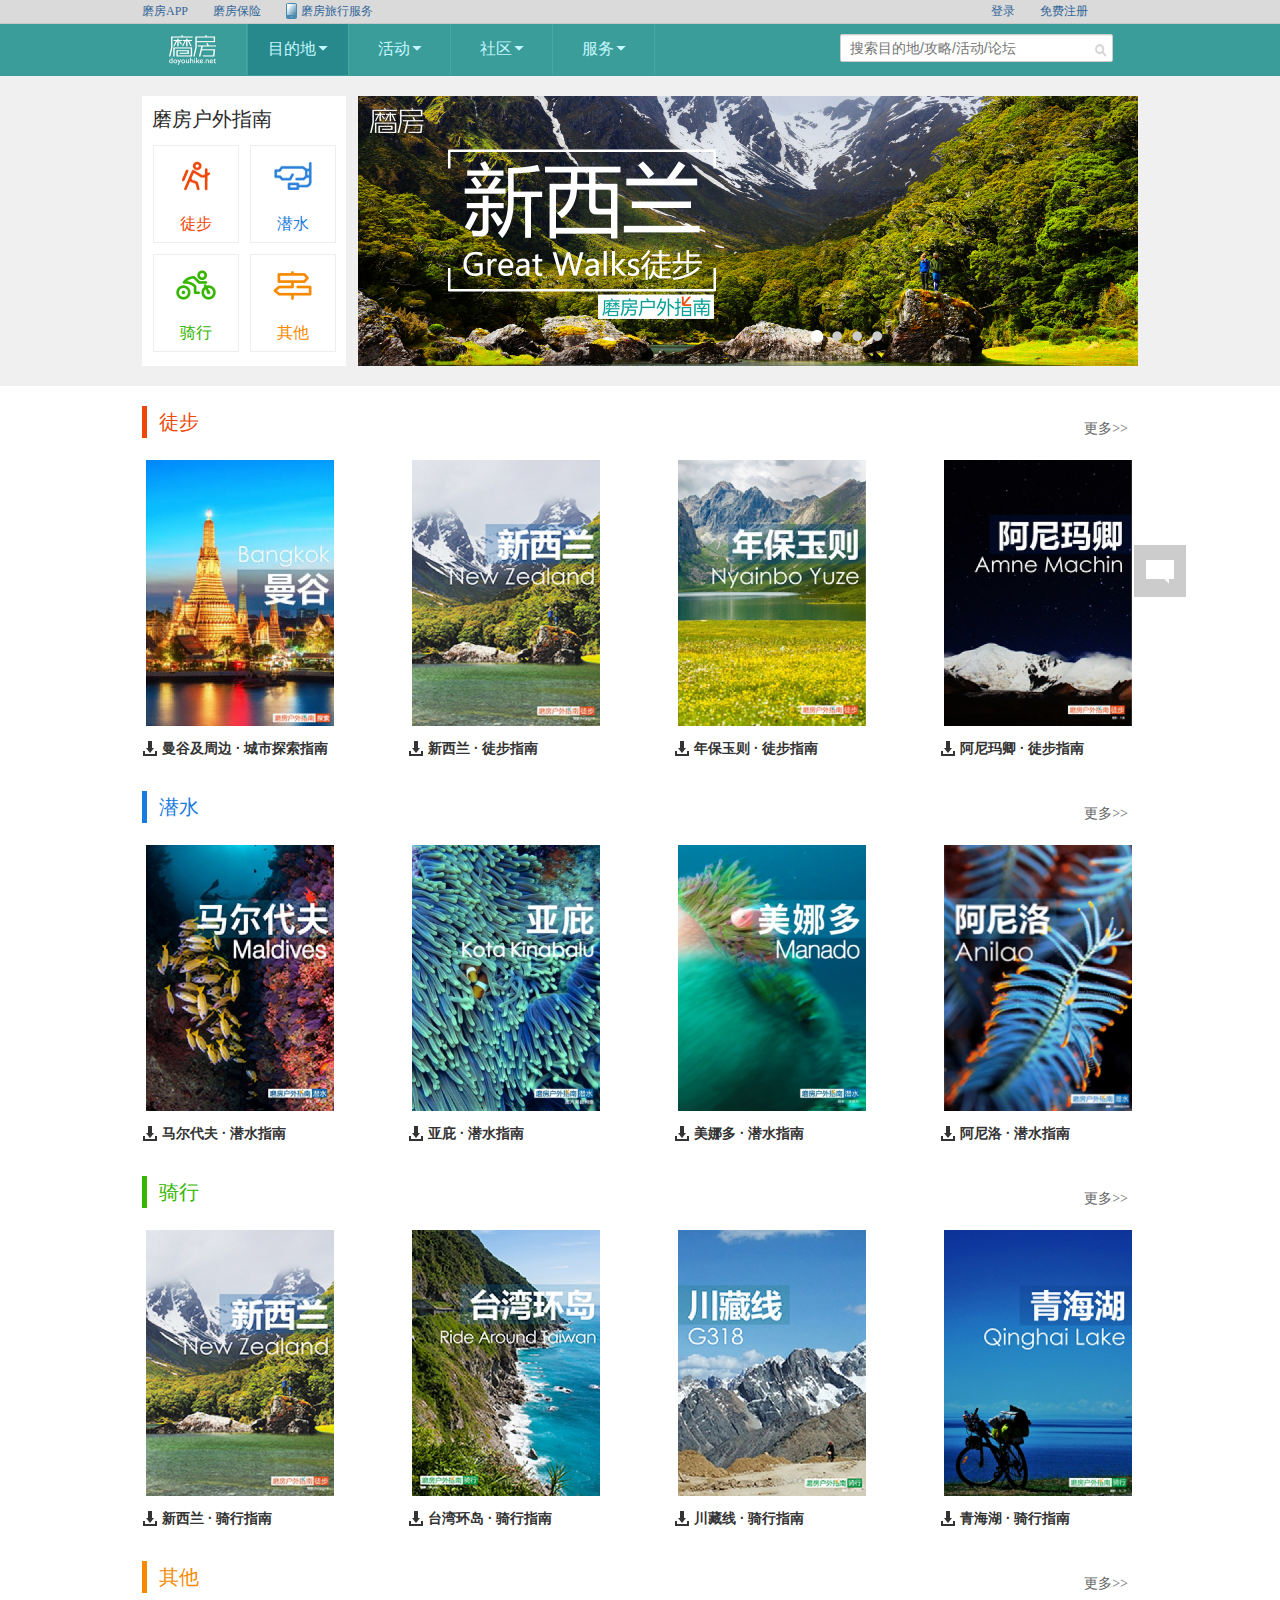
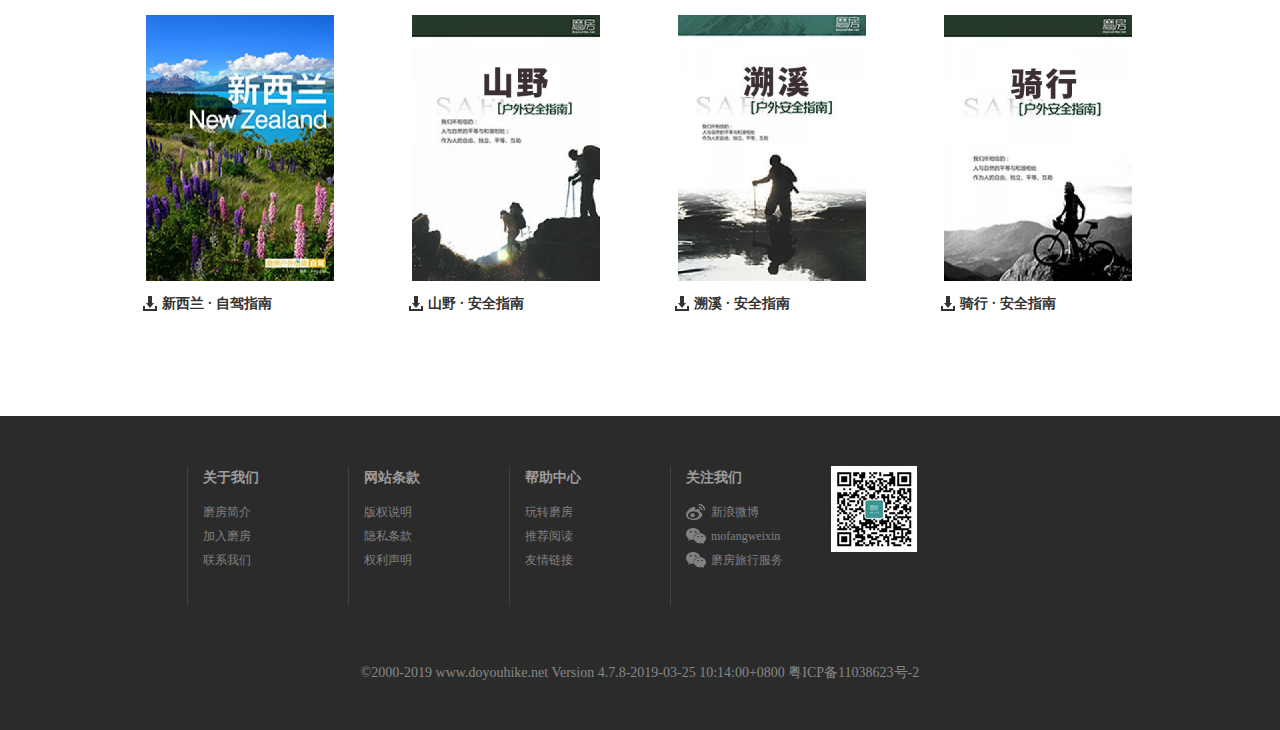
<file: guide.html>
<!DOCTYPE html>
<html lang="en">

<head>
    <meta charset="UTF-8">
    <title>磨房户外指南-徒步攻略-潜水攻略-骑行攻略 - 磨房</title>
    <meta name="keywords" content="磨房">
    <meta name="description" content="发现心世界，协助每一颗自由的心实现远行的梦想">
    <link rel="icon" type="image/ico" href="favicon.ico">
    <link rel="stylesheet" href="css/normalize.css">
    <link rel="stylesheet" href="css/base.css">
    <link rel="stylesheet" href="css/common_header.css">
    <link rel="stylesheet" href="css/footer.css">
    <link rel="stylesheet" href="css/guide.css">
</head>

<body>

    <header>
        <div class="top clearfix">
            <div class="inner">
                <ul class="top_left">
                    <!--磨房APP 磨房保险 磨房旅行服务-->
                    <li><a href="mofangApp.html">磨房APP</a></li>
                    <li><a href="javascript:;">磨房保险</a></li>
                    <li>
                        <a href="javascript:;" class="icon">磨房旅行服务</a>
                    </li>
                </ul>
                <ul class="top_right">
                    <li><a href="login/login.html">登录</a></li>
                    <li><a href="register.html">免费注册</a></li>
                </ul>
            </div>
        </div>
        <div class="logo clearfix">
            <div class="inner">
                <ul class="logo_left">
                    <li class="nav_first">
                        <a href="index.html">
                            <img src="img/tap_logo.png" alt="">
                        </a>
                    </li>
                    <li class="nav_list currentLi">
                        <a href="javascript:;" class="nav_list_a">
                            目的地
                            <span></span>
                        </a>
                        <i class="cover"></i>
                        <div class="subnav">
                            <dl>
                                <dt>
                                    <a href="Route.html">户外线路
                                        <cite class="new_icon">new</cite>
                                        <cite class="area_icon"></cite>
                                    </a>
                                </dt>
                                <dd>
                                    <a href="javascript:;">南京玄武湖公园露营</a>|
                                    <a href="javascript:;">武汉古琴台小环线徒步</a>|
                                    <a href="javascript:;">杭州普陀山自驾</a>|
                                    <a href="javascript:;">深圳溪涌-坝光村骑行</a>|
                                    <a href="javascript:;">更多...</a>
                                </dd>
                            </dl>
                            <dl>
                                <dt>
                                    <a href="guide.html">户外指南</a>
                                </dt>
                                <dd>
                                    <a href="javascript:;">徒步</a>|
                                    <a href="javascript:;">潜水</a>|
                                    <a href="javascript:;">骑行</a>|
                                    <a href="javascript:;">安全</a>
                                </dd>
                            </dl>
                            <dl>
                                <dt>
                                    <a href="destination.html">热门目的地</a>
                                </dt>
                                <dd>
                                    <a href="javascript:;">贝加尔湖</a>|
                                    <a href="javascript:;">南疆</a>|
                                    <a href="javascript:;">尼泊尔</a>|
                                    <a href="javascript:;">新西兰</a>|
                                    <a href="javascript:;">更多...</a>
                                </dd>
                            </dl>
                        </div>
                    </li>
                    <li class="nav_list">
                        <a href="javascript:;" class="nav_list_a">活动<span></span></a>
                        <i class="cover"></i>
                        <div class="subnav" style="width: 240px">
                            <dl>
                                <dt><a href="javascript:;">活动约伴</a></dt>
                            </dl>
                            <dl>
                                <dt>
                                    <a href="activity.html">大型活动</a>
                                </dt>
                                <dd>
                                    <a href="javascript:;">百公里</a>|
                                    <a href="javascript:;">200公里骑行</a>
                                </dd>
                            </dl>
                            <dl>
                                <dt>
                                    <a href="javascript:;">活动相册</a>
                                </dt>
                                <dd>
                                    <a href="javascript:;">磨房活动</a>|
                                    <a href="javascript:;">远方精彩</a>
                                </dd>
                            </dl>
                        </div>
                    </li>
                    <li class="nav_list">
                        <a href="javascript:;" class="nav_list_a">社区<span></span></a>
                        <i class="cover"></i>
                        <div class="subnav" style="width: 380px;">
                            <dl>
                                <dt><a href="javascript:;">论坛</a></dt>
                                <dd>
                                    <a href="javascript:;">长假远行</a>|
                                    <a href="javascript:;">异域之旅</a>|
                                    <a href="javascript:;">自驾之路</a>|
                                    <a href="javascript:;">驴光掠影-坝光村骑行</a>|
                                    <a href="javascript:;">装备论坛</a>|
                                    <a href="javascript:;">自然</a>|
                                    <a href="javascript:;">山野</a>|
                                    <a href="javascript:;">自行车</a>|
                                    <a href="javascript:;">越跑越野</a>|
                                    <a href="javascript:;">溪涧运动</a>|
                                    <a href="javascript:;">休闲</a>|
                                    <a href="javascript:;">游泳</a>|
                                    <a href="javascript:;">休闲</a>|
                                    <a href="javascript:;">小驴在野</a>|
                                    <a href="javascript:;">潜水</a>|
                                    <a href="javascript:;">水上运动</a>|
                                    <a href="javascript:;">冰雪运动</a>|
                                    <a href="javascript:;">天外飞仙</a>|
                                    <a href="javascript:;">通讯与导航</a>
                                </dd>
                                <dd>
                                    <a href="javascript:;">安全回家</a>|
                                    <a href="javascript:;">站务处理</a>|
                                    <a href="javascript:;">磨房公益</a>|
                                    <a href="javascript:;">磨房茶舍-坝光村骑行</a>|
                                    <a href="javascript:;">与食巨近</a>|
                                    <a href="javascript:;">Do You Hike ?</a>|
                                    <a href="javascript:;">磨房15周年</a>|
                                    <a href="javascript:;">廉价航空</a>|
                                    <a href="javascript:;">签证与护照</a>|
                                    <a href="javascript:;">出行保险</a>|
                                    <a href="javascript:;">百公里</a>|
                                    <a href="javascript:;">200公里骑行</a>|
                                    <a href="javascript:;">发现广州</a>|
                                    <a href="javascript:;">户外资讯</a>
                                </dd>
                            </dl>
                            <dl>
                                <dt>
                                    <a href="javascript:;">城市</a>
                                </dt>
                                <dd>
                                    <a href="javascript:;">深圳</a>|
                                    <a href="javascript:;">广州</a>|
                                    <a href="javascript:;">东莞</a>|
                                    <a href="javascript:;">上海</a>|
                                    <a href="javascript:;">北京</a>|
                                    <a href="javascript:;">惠州</a>|
                                    <a href="javascript:;">成都</a>|
                                    <a href="javascript:;">佛山</a>|
                                    <a href="javascript:;">中山</a>|
                                    <a href="javascript:;">佛山</a>|
                                    <a href="javascript:;">杭州</a>|
                                    <a href="javascript:;">更多城市...</a>
                                </dd>
                            </dl>
                            <dl>
                                <dt>
                                    <a href="javascript:;">圈子</a>
                                </dt>
                                <dd>
                                    <a href="javascript:;">专题</a>|
                                    <a href="javascript:;">ISPO</a>|
                                    <a href="javascript:;">发现新加坡</a>|
                                    <a href="javascript:;">亚洲户外展</a>|
                                    <a href="javascript:;">索尼酷拍</a>|
                                    <a href="javascript:;">大鹏国际户外嘉年 </a>|
                                    <a href="javascript:;">班夫电影</a>
                                </dd>
                            </dl>
                        </div>
                    </li>
                    <li class="nav_list">
                        <a href="javascript:;" class="nav_list_a">服务<span></span></a>
                        <i class="cover"></i>
                        <div class="subnav">
                            <dl>
                                <dt><a href="javascript:;">旅行预订</a></dt>
                                <dd>
                                    <a href="javascript:;">保险</a>|
                                    <a href="javascript:;">住宿</a>
                                </dd>
                            </dl>
                            <dl>
                                <dt>
                                    <a href="javascript:;">杂货</a>
                                </dt>
                                <dd>
                                    <a href="laojie.html">老街</a>|
                                    <a href="javascript:;">磨房淘宝店</a>
                                </dd>
                            </dl>
                        </div>
                    </li>
                </ul>
                <form class="form">
                    <input type="text" class="search" placeholder="搜索目的地/攻略/活动/论坛">
                    <a href="javascript:;" class="search_icon">
                        <span>
                            <img src="img/header_search_icon.png" alt="">
                        </span>
                    </a>
                </form>
            </div>
        </div>
    </header>

    <!--页面详细-->
    <div class="container">
        <div class="guide_content">
            <!--广告菜单区域开始-->
            <div class="bannerWrap">
                <div class="banner guide_header">
                    <div class="guide_menu">
                        <h2>磨房户外指南</h2>
                        <ul class="guide_menu_ul">
                            <a href="#f1">
                                <li class="footColor">
                                    <div class="foot"></div>
                                    <p>徒步</p>
                                </li>
                            </a>
                            <a href="#f2">
                                <li class="diveColor">
                                    <div class="dive"></div>
                                    <p>潜水</p>
                                </li>
                            </a>
                            <a href="#f3">
                                <li class="rideColor">
                                    <div class="rider"></div>
                                    <p>骑行</p>
                                </li>
                            </a>
                            <a href="#f4">
                                <li class="safeColor">
                                    <div class="safe"></div>
                                    <p>其他</p>
                                </li>
                            </a>
                        </ul>
                    </div>
                    <div class="guide_slider">
                        <ul class="guide_view">
                            <li>
                                <div class="image">
                                    <a href="" target="_blank">
                                        <img src="img/htmlImages/NewZealandbanner3.jpg" alt="">
                                    </a>
                                </div>
                            </li>
                            <li>
                                <div class="image">
                                    <a href="" target="_blank">
                                        <img src="img/htmlImages/NewZearlanbanner1.jpg" alt="">
                                    </a>
                                </div>
                            </li>
                            <li>
                                <div class="image">
                                    <a href="" target="_blank">
                                        <img src="img/htmlImages/NewZearlanbanner2.jpg" alt="">
                                    </a>
                                </div>
                            </li>
                            <li>
                                <div class="image">
                                    <a href="" target="_blank">
                                        <img src="img/htmlImages/maerdaifu2.jpg" alt="">
                                    </a>
                                </div>
                            </li>
                        </ul>
                        <ul class="guide_control">
                            <li><a href="" target="_blank"></a></li>
                            <li><a href="" target="_blank"></a></li>
                            <li><a href="" target="_blank"></a></li>
                            <li><a href="" target="_blank"></a></li>
                        </ul>
                    </div>
                </div>
            </div>
            <!--广告菜单区域结束-->
            <div class="theme_con">
                <!--热门专题开始-->
                <div class="guide_list mt20" id="f1">
                    <h2 class="footbar">
                        <span class="list_title footColor" id="hiking">徒步</span>
                        <a class="more" ref="f1">更多&gt;&gt;</a>
                    </h2>
                    <ul>
                        <li class="guide_detail">
                            <div class="guide_download">
                                <a href="" target="_blank">
                                    <img src="img/htmlImages/Bangkok.jpg" alt="">
                                </a>
                                <div class="guide_detail_cover">
                                    <a href="guideXQ.html"><span class="guide_detail_cover_name">
                                            曼谷及周边 · 城市探索指南
                                        </span></a>
                                    <a href="guideXQ.html"><span class="guide_detail_cover_icon"></span></a>
                                    <a href="guideXQ.html"><span class="guide_detail_cover_btn">点击预览</span></a>
                                </div>
                            </div>
                            <a class="guide_detail_name" href="" title="">曼谷及周边 · 城市探索指南</a>
                        </li>
                        <li class="guide_detail">
                            <div class="guide_download">
                                <a href="" target="_blank">
                                    <img src="img/htmlImages/NewZealand.jpg" alt="">
                                </a>
                                <div class="guide_detail_cover">
                                    <a href="">
                                        <span class="guide_detail_cover_name">
                                            新西兰 · 徒步指南
                                        </span>
                                        <span class="guide_detail_cover_icon"></span>
                                        <span class="guide_detail_cover_btn">点击预览</span>
                                    </a>
                                </div>
                            </div>
                            <a class="guide_detail_name" href="" title="">新西兰 · 徒步指南</a>
                        </li>
                        <li class="guide_detail">
                            <div class="guide_download">
                                <a href="" target="_blank">
                                    <img src="img/htmlImages/nibaoyuze.jpg" alt="">
                                </a>
                                <div class="guide_detail_cover">
                                    <span class="guide_detail_cover_name">
                                        年保玉则 · 徒步指南
                                    </span>
                                    <span class="guide_detail_cover_icon"></span>
                                    <span class="guide_detail_cover_btn">点击预览</span>
                                </div>
                            </div>
                            <a class="guide_detail_name" href="" title="">年保玉则 · 徒步指南</a>
                        </li>
                        <li class="guide_detail last">
                            <div class="guide_download">
                                <a href="" target="_blank">
                                    <img src="img/htmlImages/AmneMachin.jpg" alt="">
                                </a>
                                <div class="guide_detail_cover">
                                    <span class="guide_detail_cover_name">
                                        阿尼玛卿 · 徒步指南
                                    </span>
                                    <span class="guide_detail_cover_icon"></span>
                                    <span class="guide_detail_cover_btn">点击预览</span>
                                </div>
                            </div>
                            <a class="guide_detail_name" href="" title="">阿尼玛卿 · 徒步指南</a>
                        </li>
                    </ul>
                    <ul style="display: none">
                        <li class="guide_detail ">
                            <div class="guide_download">
                                <img src="./img/htmlImages/miliwaizhuan.jpg" alt="">
                                <a href="" target="_blank">
                                    <div class="guide_detail_cover">
                                        <span class="guide_detail_cover_name">梅里外转 · 徒步指南</span>
                                        <span class="guide_detail_cover_icon"></span>
                                        <span class="guide_detail_cover_btn">点击预览</span>
                                    </div>
                                </a>
                            </div>
                            <a class="guide_detail_name" href="" title="">梅里外转 · 徒步指南</a>
                        </li>
                        <li class="guide_detail ">
                            <div class="guide_download">
                                <img src="img/htmlImages/PilgrimMeili.jpg" alt="">
                                <a href="" target="_blank">
                                    <div class="guide_detail_cover">
                                        <span class="guide_detail_cover_name">梅里内转 · 徒步指南</span>
                                        <span class="guide_detail_cover_icon"></span>
                                        <span class="guide_detail_cover_btn">点击预览</span>
                                    </div>
                                </a>
                            </div>
                            <a class="guide_detail_name" href="" title="">梅里内转 · 徒步指南</a>
                        </li>
                        <li class="guide_detail ">
                            <div class="guide_download">
                                <img src="img/htmlImages/PilgrimKailash.jpg" alt="">
                                <a href="" target="_blank">
                                    <div class="guide_detail_cover">
                                        <span class="guide_detail_cover_name">冈仁波齐 · 徒步指南</span>
                                        <span class="guide_detail_cover_icon"></span>
                                        <span class="guide_detail_cover_btn">点击预览</span>
                                    </div>
                                </a>
                            </div>
                            <a class="guide_detail_name" href="" title="">冈仁波齐 · 徒步指南</a>
                        </li>
                        <li class="guide_detail last">
                            <div class="guide_download">
                                <img src="img/htmlImages/Gaduojuewu.jpg" alt="">
                                <a href="" target="_blank">
                                    <div class="guide_detail_cover">
                                        <span class="guide_detail_cover_name">尕朵觉悟 · 徒步指南</span>
                                        <span class="guide_detail_cover_icon"></span>
                                        <span class="guide_detail_cover_btn">点击预览</span>
                                    </div>
                                </a>
                            </div>
                            <a class="guide_detail_name" href="" title="">尕朵觉悟 · 徒步指南</a>
                        </li>
                        <li class="guide_detail ">
                            <div class="guide_download">
                                <img src="img/htmlImages/HutaioGorge.jpg" alt="">
                                <a href="" target="_blank">
                                    <div class="guide_detail_cover">
                                        <span class="guide_detail_cover_name">虎跳峡 · 徒步指南</span>
                                        <span class="guide_detail_cover_icon"></span>
                                        <span class="guide_detail_cover_btn">点击预览</span>
                                    </div>
                                </a>
                            </div>
                            <a class="guide_detail_name" href="" title="">虎跳峡 · 徒步指南</a>
                        </li>
                        <li class="guide_detail ">
                            <div class="guide_download">
                                <img src="img/htmlImages/xijiabo.jpg" alt="">
                                <a href="" target="_blank">
                                    <div class="guide_detail_cover">
                                        <span class="guide_detail_cover_name">新加坡 · 城市探索指南</span>
                                        <span class="guide_detail_cover_icon"></span>
                                        <span class="guide_detail_cover_btn">点击预览</span>
                                    </div>
                                </a>
                            </div>
                            <a class="guide_detail_name" href="" title="">新加坡 · 城市探索指南</a>
                        </li>
                        <p class="close_ul"><a class="ul_close" ref="f1">&lt;&lt;收起</a></p>
                    </ul>
                </div>
                <div class="guide_list mt20" id="f2">
                    <h2 class="divebar">
                        <span class="list_title diveColor" id="dive">潜水</span>
                        <a class="more" ref="f2">更多&gt;&gt;</a>
                    </h2>
                    <ul>
                        <li class="guide_detail">
                            <div class="guide_download">
                                <a href="" target="_blank">
                                    <img src="img/htmlImages/Maldives.jpg" alt="">
                                </a>
                                <div class="guide_detail_cover">
                                    <span class="guide_detail_cover_name">
                                        马尔代夫 · 潜水指南
                                    </span>
                                    <span class="guide_detail_cover_icon"></span>
                                    <span class="guide_detail_cover_btn">点击预览</span>
                                </div>
                            </div>
                            <a class="guide_detail_name" href="" title="">马尔代夫 · 潜水指南</a>
                        </li>
                        <li class="guide_detail">
                            <div class="guide_download">
                                <a href="" target="_blank">
                                    <img src="img/htmlImages/KotaKinabalu.jpg" alt="">
                                </a>
                                <div class="guide_detail_cover">
                                    <span class="guide_detail_cover_name">
                                        亚庇 · 潜水指南
                                    </span>
                                    <span class="guide_detail_cover_icon"></span>
                                    <span class="guide_detail_cover_btn">点击预览</span>
                                </div>
                            </div>
                            <a class="guide_detail_name" href="" title="">亚庇 · 潜水指南</a>
                        </li>
                        <li class="guide_detail">
                            <div class="guide_download">
                                <a href="" target="_blank">
                                    <img src="img/htmlImages/Manado.jpg" alt="">
                                </a>
                                <div class="guide_detail_cover">
                                    <span class="guide_detail_cover_name">
                                        美娜多 · 潜水指南
                                    </span>
                                    <span class="guide_detail_cover_icon"></span>
                                    <span class="guide_detail_cover_btn">点击预览</span>
                                </div>
                            </div>
                            <a class="guide_detail_name" href="" title="">美娜多 · 潜水指南</a>
                        </li>
                        <li class="guide_detail last">
                            <div class="guide_download">
                                <a href="" target="_blank">
                                    <img src="img/htmlImages/aniluo.jpg" alt="">
                                </a>
                                <div class="guide_detail_cover">
                                    <span class="guide_detail_cover_name">
                                        阿尼洛 · 潜水指南
                                    </span>
                                    <span class="guide_detail_cover_icon"></span>
                                    <span class="guide_detail_cover_btn">点击预览</span>
                                </div>
                            </div>
                            <a class="guide_detail_name" href="" title="">阿尼洛 · 潜水指南</a>
                        </li>
                    </ul>
                    <ul style="display: none">
                        <li class="guide_detail ">
                            <div class="guide_download">
                                <img src="./img/htmlImages/PuertoGalera.jpg" alt="">
                                <a href="" target="_blank">
                                    <div class="guide_detail_cover">
                                        <span class="guide_detail_cover_name">PG岛 · 潜水指南</span>
                                        <span class="guide_detail_cover_icon"></span>
                                        <span class="guide_detail_cover_btn">点击预览</span>
                                    </div>
                                </a>
                            </div>
                            <a class="guide_detail_name" href="" title="">梅PG岛 · 潜水指南</a>
                        </li>
                        <li class="guide_detail ">
                            <div class="guide_download">
                                <img src="img/htmlImages/Tioman.jpg" alt="">
                                <a href="" target="_blank">
                                    <div class="guide_detail_cover">
                                        <span class="guide_detail_cover_name">刁曼岛 · 潜水指南</span>
                                        <span class="guide_detail_cover_icon"></span>
                                        <span class="guide_detail_cover_btn">点击预览</span>
                                    </div>
                                </a>
                            </div>
                            <a class="guide_detail_name" href="" title="">刁曼岛 · 潜水指南</a>
                        </li>
                        <li class="guide_detail ">
                            <div class="guide_download">
                                <img src="img/htmlImages/RedangIsaIand.jpg" alt="">
                                <a href="" target="_blank">
                                    <div class="guide_detail_cover">
                                        <span class="guide_detail_cover_name">热浪岛 · 潜水指南</span>
                                        <span class="guide_detail_cover_icon"></span>
                                        <span class="guide_detail_cover_btn">点击预览</span>
                                    </div>
                                </a>
                            </div>
                            <a class="guide_detail_name" href="" title="">热浪岛 · 潜水指南</a>
                        </li>
                        <li class="guide_detail last">
                            <div class="guide_download">
                                <img src="img/htmlImages/Perhentian.jpg" alt="">
                                <a href="" target="_blank">
                                    <div class="guide_detail_cover">
                                        <span class="guide_detail_cover_name">停泊岛 · 潜水指南</span>
                                        <span class="guide_detail_cover_icon"></span>
                                        <span class="guide_detail_cover_btn">点击预览</span>
                                    </div>
                                </a>
                            </div>
                            <a class="guide_detail_name" href="" title="">停泊岛 · 潜水指南</a>
                        </li>
                        <li class="guide_detail ">
                            <div class="guide_download">
                                <img src="img/htmlImages/LangkawiIsLand.jpg" alt="">
                                <a href="" target="_blank">
                                    <div class="guide_detail_cover">
                                        <span class="guide_detail_cover_name">兰卡威 · 潜水指南</span>
                                        <span class="guide_detail_cover_icon"></span>
                                        <span class="guide_detail_cover_btn">点击预览</span>
                                    </div>
                                </a>
                            </div>
                            <a class="guide_detail_name" href="" title="">兰卡威 · 潜水指南</a>
                        </li>
                        <p class="close_ul"><a class="ul_close" ref="f1">&lt;&lt;收起</a></p>
                    </ul>
                </div>
                <div class="guide_list mt20" id="f3">
                    <h2 class="ridebar">
                        <span class="list_title rideColor" id="riding">骑行</span>
                        <a class="more" ref="f3">更多&gt;&gt;</a>
                    </h2>
                    <ul>
                        <li class="guide_detail">
                            <div class="guide_download">
                                <a href="" target="_blank">
                                    <img src="img/htmlImages/NewZealand.jpg" alt="">
                                </a>
                                <div class="guide_detail_cover">
                                    <span class="guide_detail_cover_name">
                                        新西兰 · 骑行指南
                                    </span>
                                    <span class="guide_detail_cover_icon"></span>
                                    <span class="guide_detail_cover_btn">点击预览</span>
                                </div>
                            </div>
                            <a class="guide_detail_name" href="" title="">新西兰 · 骑行指南</a>
                        </li>
                        <li class="guide_detail">
                            <div class="guide_download">
                                <a href="" target="_blank">
                                    <img src="img/htmlImages/RideAroundTaiwan.jpg" alt="">
                                </a>
                                <div class="guide_detail_cover">
                                    <span class="guide_detail_cover_name">
                                        台湾环岛 · 骑行指南
                                    </span>
                                    <span class="guide_detail_cover_icon"></span>
                                    <span class="guide_detail_cover_btn">点击预览</span>
                                </div>
                            </div>
                            <a class="guide_detail_name" href="" title="">台湾环岛 · 骑行指南</a>
                        </li>
                        <li class="guide_detail">
                            <div class="guide_download">
                                <a href="" target="_blank">
                                    <img src="img/htmlImages/G318.jpg" alt="">
                                </a>
                                <div class="guide_detail_cover">
                                    <span class="guide_detail_cover_name">
                                        川藏线 · 骑行指南
                                    </span>
                                    <span class="guide_detail_cover_icon"></span>
                                    <span class="guide_detail_cover_btn">点击预览</span>
                                </div>
                            </div>
                            <a class="guide_detail_name" href="" title="">川藏线 · 骑行指南</a>
                        </li>
                        <li class="guide_detail last">
                            <div class="guide_download">
                                <a href="" target="_blank">
                                    <img src="img/htmlImages/QIngHai.jpg" alt="">
                                </a>
                                <div class="guide_detail_cover">
                                    <span class="guide_detail_cover_name">
                                        青海湖 · 骑行指南
                                    </span>
                                    <span class="guide_detail_cover_icon"></span>
                                    <span class="guide_detail_cover_btn">点击预览</span>
                                </div>
                            </div>
                            <a class="guide_detail_name" href="" title="">青海湖 · 骑行指南</a>
                        </li>
                    </ul>
                    <ul style="display: none">
                        <li class="guide_detail">
                            <div class="guide_download">
                                <a href="" target="_blank">
                                    <img src="img/htmlImages/Bingchacha.jpg" alt="">
                                </a>
                                <div class="guide_detail_cover">
                                    <span class="guide_detail_cover_name">
                                        丙察察 · 骑行指南
                                    </span>
                                    <span class="guide_detail_cover_icon"></span>
                                    <span class="guide_detail_cover_btn">点击预览</span>
                                </div>
                            </div>
                            <a class="guide_detail_name" href="" title="">丙察察 · 骑行指南</a>
                        </li>
                        <li class="guide_detail">
                            <div class="guide_download">
                                <a href="" target="_blank">
                                    <img src="img/htmlImages/RideAroundHainan.jpg" alt="">
                                </a>
                                <div class="guide_detail_cover">
                                    <span class="guide_detail_cover_name">
                                        海南环岛 · 骑行指南
                                    </span>
                                    <span class="guide_detail_cover_icon"></span>
                                    <span class="guide_detail_cover_btn">点击预览</span>
                                </div>
                            </div>
                            <a class="guide_detail_name" href="" title="">海南环岛 · 骑行指南</a>
                        </li>
                        <p class="close_ul"><a class="ul_close" ref="f1">&lt;&lt;收起</a></p>
                    </ul>
                </div>
                <div class="guide_list mt20 guide_list_last" id="f4">
                    <h2 class="safebar">
                        <span class="list_title safeColor" id="safety">其他</span>
                        <a class="more" ref="f4">更多&gt;&gt;</a>
                    </h2>
                    <ul>
                        <li class="guide_detail">
                            <div class="guide_download">
                                <a href="" target="_blank">
                                    <img src="img/htmlImages/NewZealand2.jpg" alt="">
                                </a>
                                <div class="guide_detail_cover">
                                    <span class="guide_detail_cover_name">
                                        新西兰 · 自驾指南
                                    </span>
                                    <span class="guide_detail_cover_icon"></span>
                                    <span class="guide_detail_cover_btn">点击预览</span>
                                </div>
                            </div>
                            <a class="guide_detail_name" href="" title="">新西兰 · 自驾指南</a>
                        </li>
                        <li class="guide_detail">
                            <div class="guide_download">
                                <a href="" target="_blank">
                                    <img src="img/htmlImages/Shanye.jpg" alt="">
                                </a>
                                <div class="guide_detail_cover">
                                    <span class="guide_detail_cover_name">
                                        山野 · 安全指南
                                    </span>
                                    <span class="guide_detail_cover_icon"></span>
                                    <span class="guide_detail_cover_btn">点击预览</span>
                                </div>
                            </div>
                            <a class="guide_detail_name" href="" title="">山野 · 安全指南</a>
                        </li>
                        <li class="guide_detail">
                            <div class="guide_download">
                                <a href="" target="_blank">
                                    <img src="img/htmlImages/suoxi.jpg" alt="">
                                </a>
                                <div class="guide_detail_cover">
                                    <span class="guide_detail_cover_name">
                                        溯溪 · 安全指南
                                    </span>
                                    <span class="guide_detail_cover_icon"></span>
                                    <span class="guide_detail_cover_btn">点击预览</span>
                                </div>
                            </div>
                            <a class="guide_detail_name" href="" title="">溯溪 · 安全指南</a>
                        </li>
                        <li class="guide_detail last">
                            <div class="guide_download">
                                <a href="" target="_blank">
                                    <img src="img/htmlImages/ride.jpg" alt="">
                                </a>
                                <div class="guide_detail_cover">
                                    <span class="guide_detail_cover_name">
                                        骑行 · 安全指南
                                    </span>
                                    <span class="guide_detail_cover_icon"></span>
                                    <span class="guide_detail_cover_btn">点击预览</span>
                                </div>
                            </div>
                            <a class="guide_detail_name" href="" title="">骑行 · 安全指南</a>
                        </li>
                    </ul>
                    <ul style="display: none">
                        <li class="guide_detail ">
                            <div class="guide_download">
                                <img src="./img/htmlImages/LeaveNoTrace.jpg" alt="">
                                <a href="" target="_blank">
                                    <div class="guide_detail_cover">
                                        <span class="guide_detail_cover_name">户外环保指南</span>
                                        <span class="guide_detail_cover_icon"></span>
                                        <span class="guide_detail_cover_btn">点击预览</span>
                                    </div>
                                </a>
                            </div>
                            <a class="guide_detail_name" href="" title="户外环保指南 - 下载">户外环保指南</a>
                        </li>
                        <p class="close_ul"><a class="ul_close" ref="f1">&lt;&lt;收起</a></p>
                    </ul>
                </div>
                <!--热门专题结束-->
            </div>
        </div>
    </div>

    <!--底部-->
    <footer>
        <div class="footerContent">
            <div class="help">
                <dl class="first">
                    <dt>关于我们</dt>
                    <dd><a href="javascript:;">磨房简介</a></dd>
                    <dd><a href="javascript:;">加入磨房</a></dd>
                    <dd><a href="javascript:;">联系我们</a></dd>
                </dl>
                <dl>
                    <dt>网站条款</dt>
                    <dd><a href="javascript:;">版权说明</a></dd>
                    <dd><a href="javascript:;">隐私条款</a></dd>
                    <dd><a href="javascript:;">权利声明</a></dd>
                </dl>
                <dl>
                    <dt>帮助中心</dt>
                    <dd><a href="javascript:;">玩转磨房</a></dd>
                    <dd><a href="javascript:;">推荐阅读</a></dd>
                    <dd><a href="javascript:;">友情链接</a></dd>
                </dl>
                <dl class="last">
                    <dt>关注我们</dt>
                    <dd class="sina"><a href="#">新浪微博</a></dd>
                    <dd class="mfweixin">
                        <a href="javascript:void(0);">mofangweixin
                            <img alt="磨房微信" class="weixinqr" src="img/htmlImages/bottom_weiin.png">
                        </a>
                    </dd>
                    <dd class="mflvxing">
                        <a href="http://www.doyouhike.net/forum/backpacking/2323638,0,0,0.html">磨房旅行服务</a>
                    </dd>
                </dl>
                <p>
                    <img class="bottom_lvxing_img" title="磨房旅行服务二维码" alt="磨房旅行服务二维码"
                        src="img/htmlImages/bottom_lvxing.jpg"></p>
                <p class="clear"></p>
            </div>
            <p class="copyright">
                ©2000-2019 www.doyouhike.net Version 4.7.8-2019-03-25 10:14:00+0800 粤ICP备11038623号-2
            </p>
        </div>
    </footer>

    <!--固定按钮-->
    <a id="go-top" title="回到顶部" href="javascript:void(0);">回到顶部</a>
    <a id="feedback" title="联系我们" href="javascript:void(0)">联系我们</a>
    <script src="js/jquery-1.12.4.js"></script>
    <script src="js/common_header.js"></script>
    <script src="js/footer.js"></script>
    <script src="js/guide.js"></script>
</body>

</html>
</file>
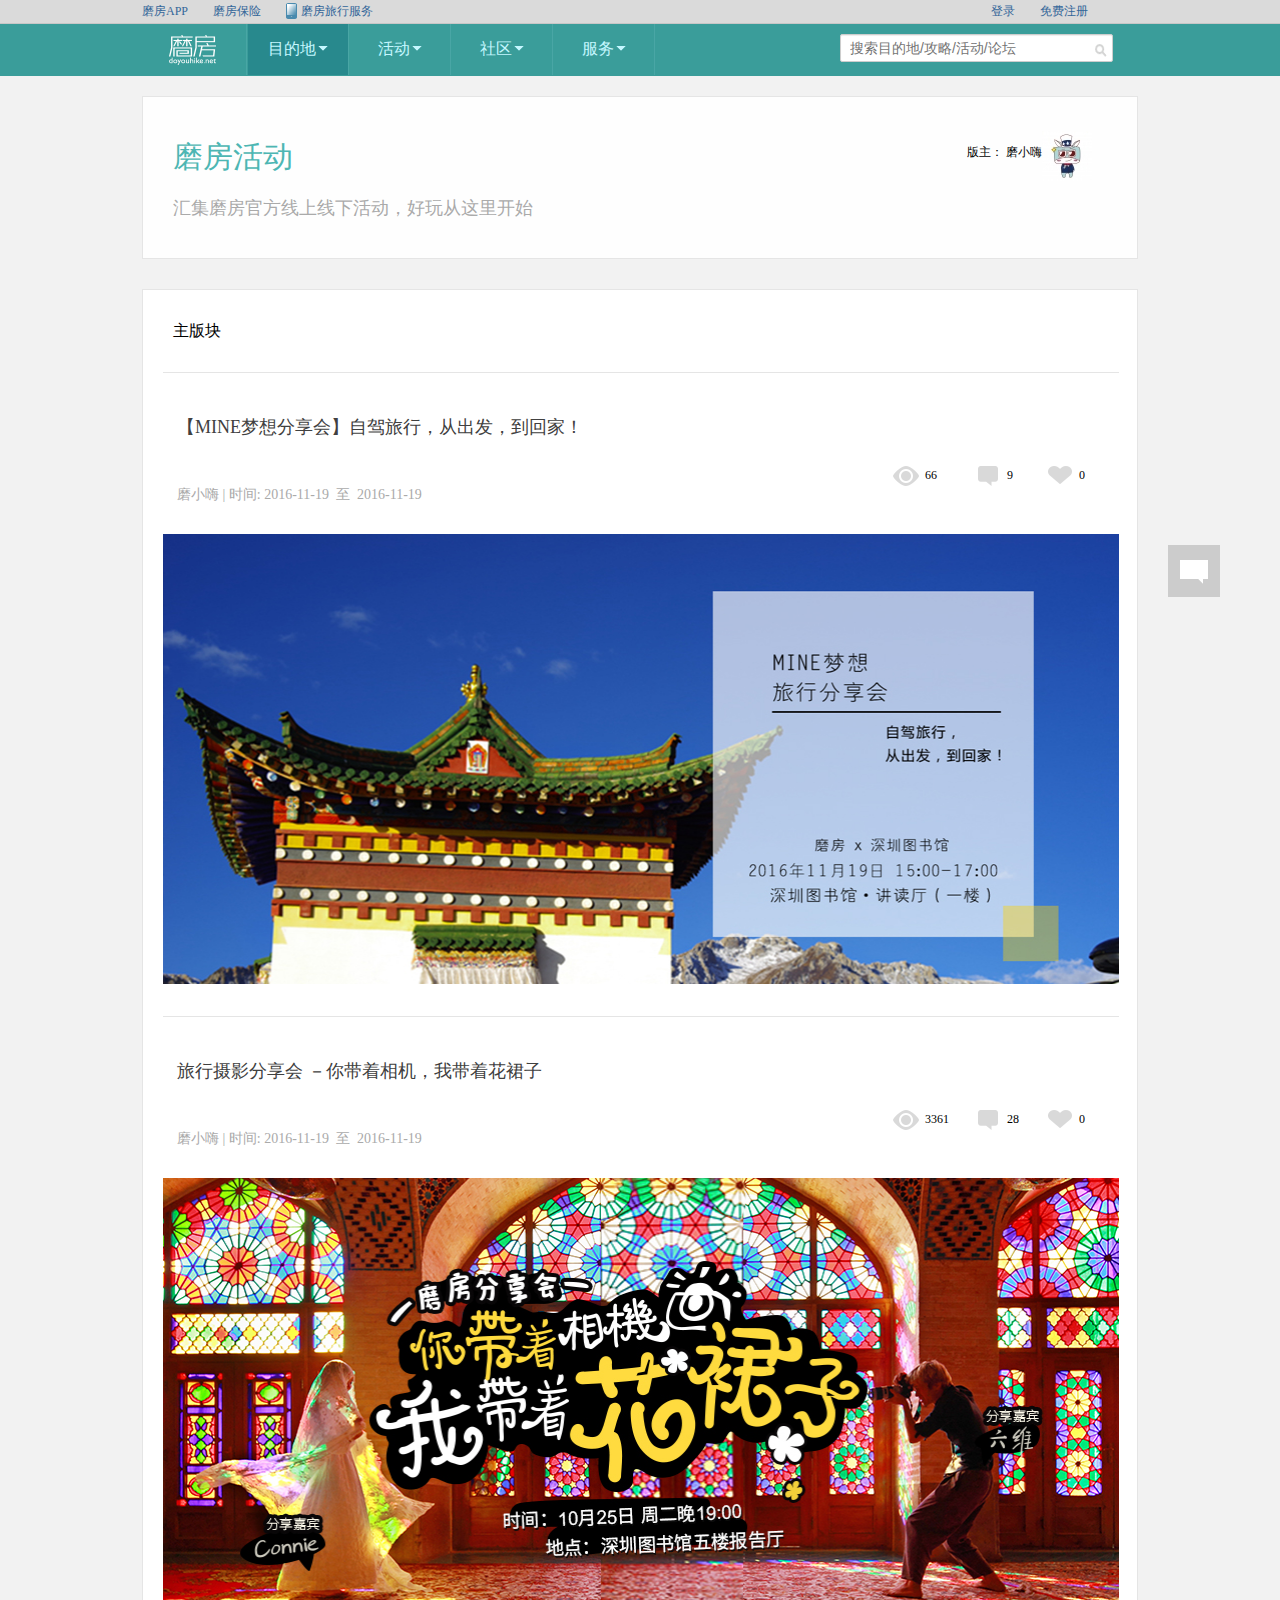
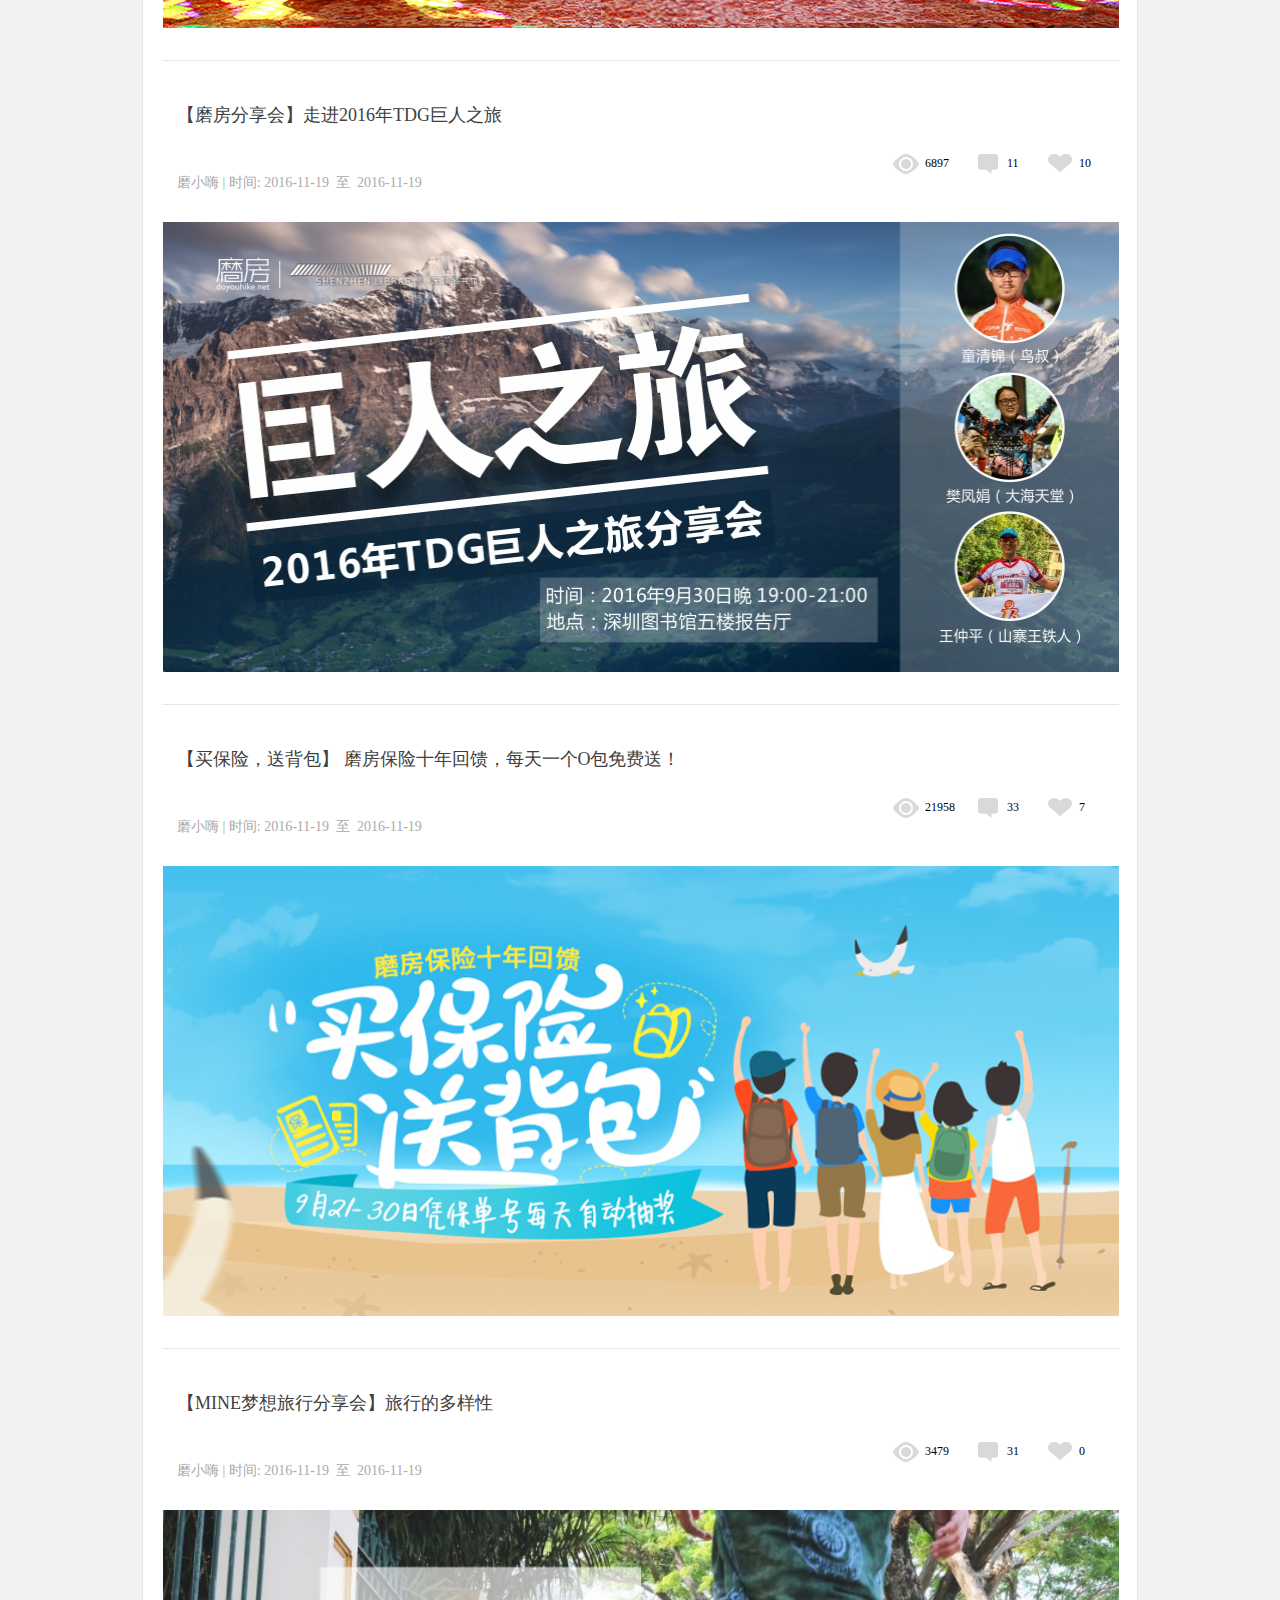
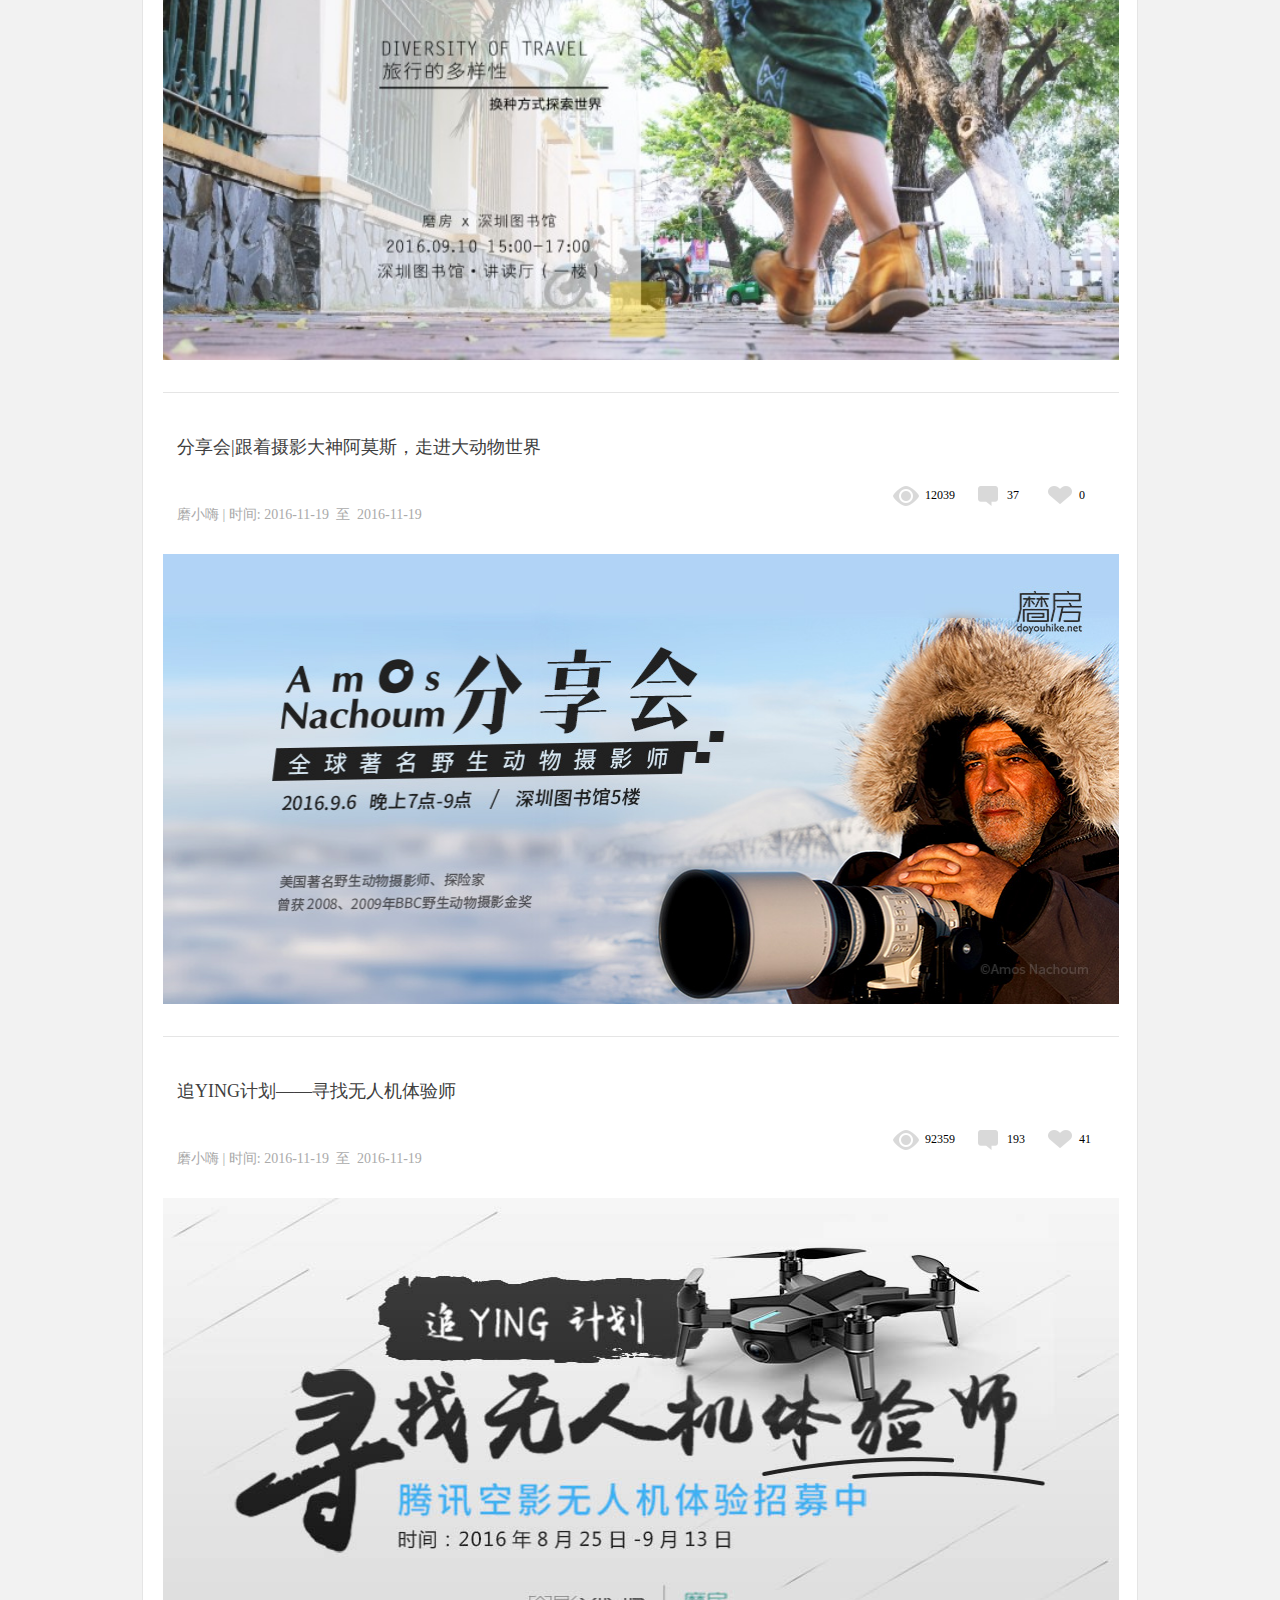
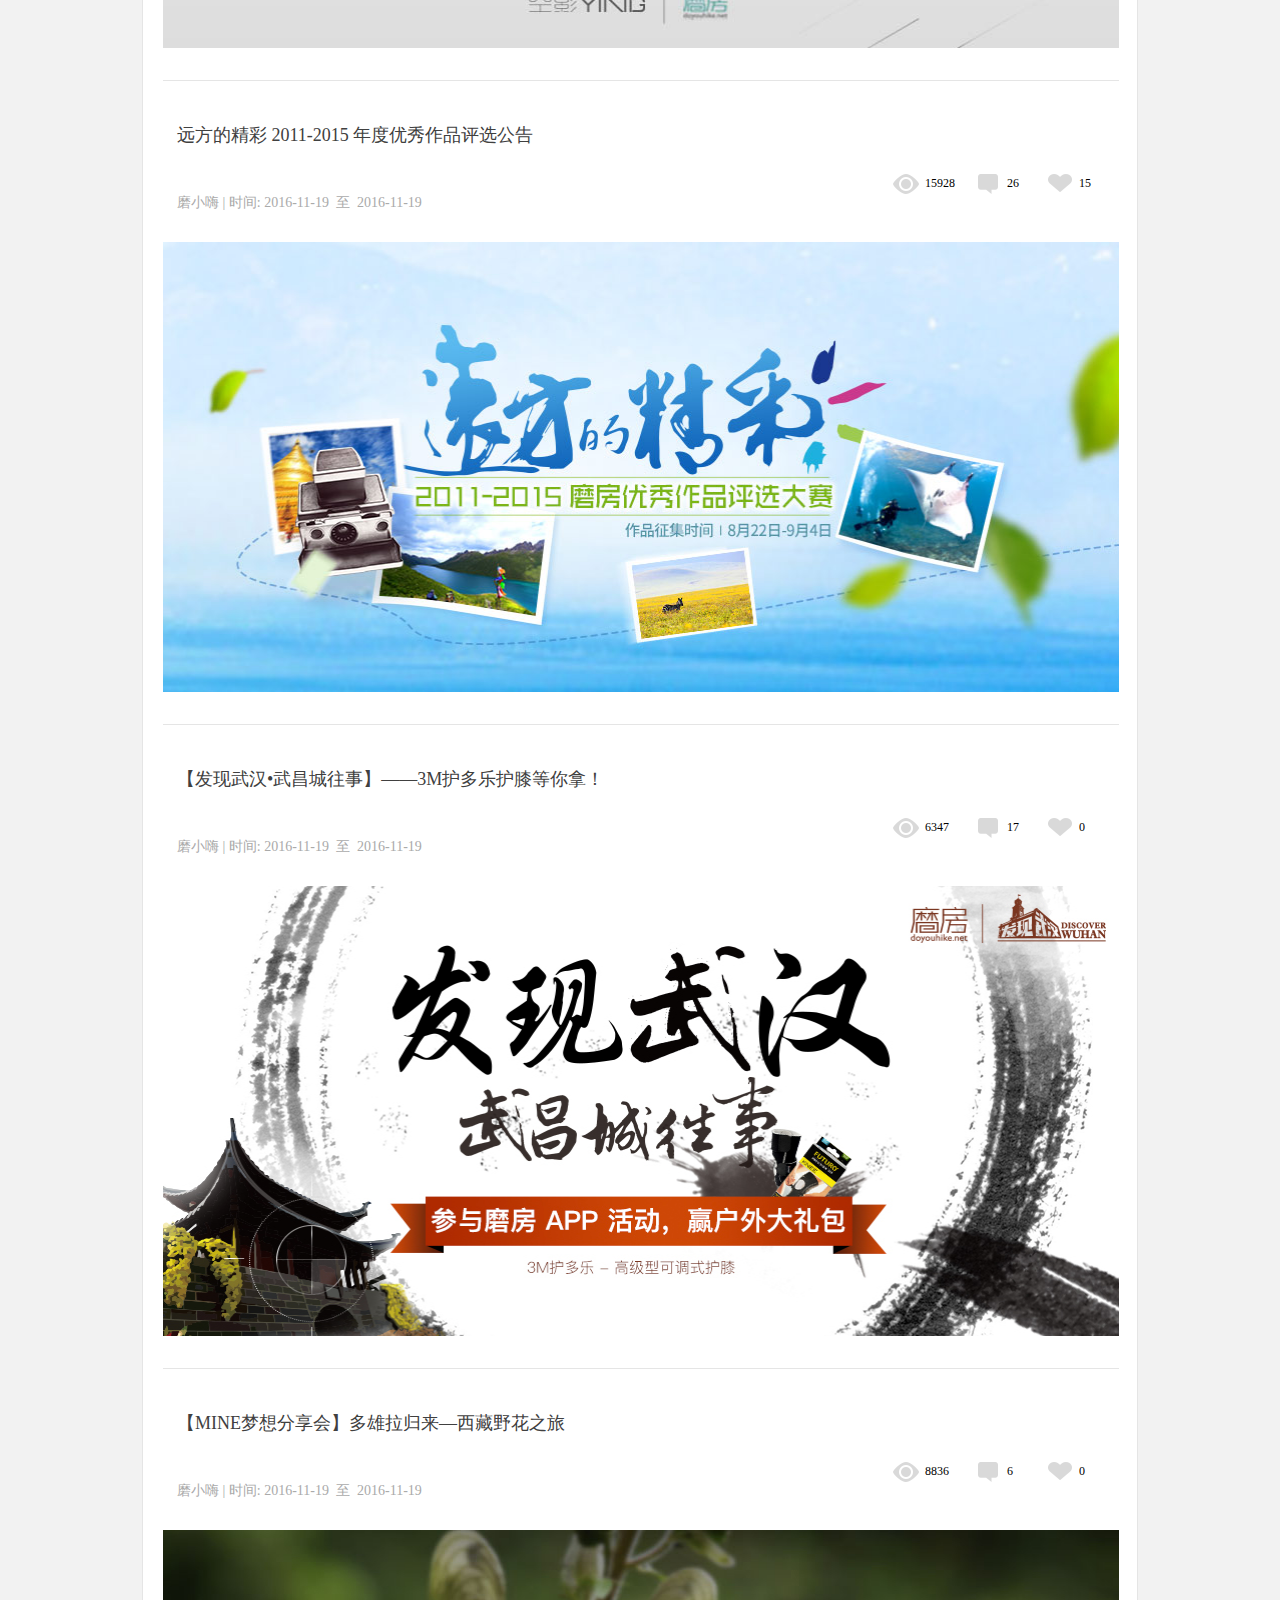
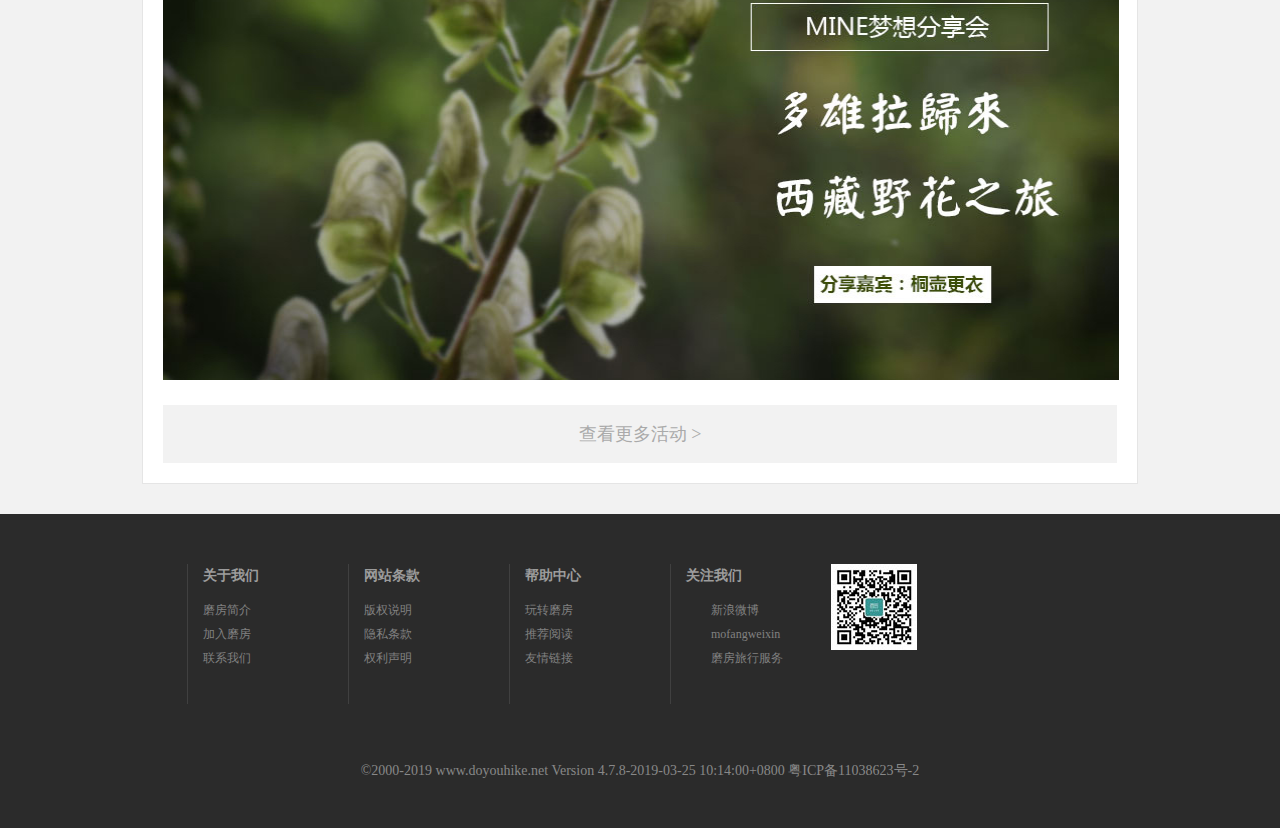
<file: laojie.html>
<!DOCTYPE html>
<html lang="en">

<head>
    <meta charset="UTF-8">
    <meta name="viewport" content="width=device-width, initial-scale=1.0">
    <meta http-equiv="X-UA-Compatible" content="ie=edge">
    <title>磨房活动-磨房</title>
    <link rel="shortcut icon" href="favicon.ico" type="image/x-icon">
    <link rel="stylesheet" href="./css/laojei.css">
    <!-- <link rel="stylesheet" href="./css/footer.css"> -->
    <link rel="stylesheet" href="./css/base.css">
    <link rel="stylesheet" href="./css/common_header.css">
    <script src="./js/jquery-1.12.4.js"></script>
    <script src="./js/common_header.js"></script>
    <script src="./js/footer.js"></script>
</head>

<body>
    <header>
        <div class="top clearfix">
            <div class="inner">
                <ul class="top_left">
                    <!--磨房APP 磨房保险 磨房旅行服务-->
                    <li><a href="mofangApp.html">磨房APP</a></li>
                    <li><a href="javascript:;">磨房保险</a></li>
                    <li>
                        <a href="javascript:;" class="icon">磨房旅行服务</a>
                    </li>
                </ul>
                <ul class="top_right">
                    <li><a href="./login/login.html">登录</a></li>
                    <li><a href="./register.html">免费注册</a></li>
                </ul>
            </div>
        </div>
        <div class="logo clearfix">
            <div class="inner">
                <ul class="logo_left">
                    <li class="nav_first">
                        <a href="./index.html">
                            <img src="img/MF_log_new_20131202.png" alt="">
                        </a>
                    </li>
                    <li class="nav_list currentLi">
                        <a href="javascript:;" class="nav_list_a">
                            目的地
                            <span></span>
                        </a>
                        <i class="cover"></i>
                        <div class="subnav">
                            <dl>
                                <dt>
                                    <a href="./Route.html">户外线路
                                        <cite class="new_icon">new</cite>
                                        <cite class="area_icon"></cite>
                                    </a>
                                </dt>
                                <dd>
                                    <a href="javascript:;">南京玄武湖公园露营</a>|
                                    <a href="javascript:;">武汉古琴台小环线徒步</a>|
                                    <a href="javascript:;">杭州普陀山自驾</a>|
                                    <a href="javascript:;">深圳溪涌-坝光村骑行</a>|
                                    <a href="javascript:;">更多...</a>
                                </dd>
                            </dl>
                            <dl>
                                <dt>
                                    <a href="guide.html">户外指南</a>
                                </dt>
                                <dd>
                                    <a href="javascript:;">徒步</a>|
                                    <a href="javascript:;">潜水</a>|
                                    <a href="javascript:;">骑行</a>|
                                    <a href="javascript:;">安全</a>
                                </dd>
                            </dl>
                            <dl>
                                <dt>
                                    <a href="./destination.html">热门目的地</a>
                                </dt>
                                <dd>
                                    <a href="javascript:;">贝加尔湖</a>|
                                    <a href="javascript:;">南疆</a>|
                                    <a href="javascript:;">尼泊尔</a>|
                                    <a href="javascript:;">新西兰</a>|
                                    <a href="javascript:;">更多...</a>
                                </dd>
                            </dl>
                        </div>
                    </li>
                    <li class="nav_list">
                        <a href="./activity.html" class="nav_list_a">活动<span></span></a>
                        <i class="cover"></i>
                        <div class="subnav" style="width: 240px">
                            <dl>
                                <dt><a href="javascript:;">活动约伴</a></dt>
                            </dl>
                            <dl>
                                <dt>
                                    <a href="javascript:;">大型活动</a>
                                </dt>
                                <dd>
                                    <a href="javascript:;">百公里</a>|
                                    <a href="javascript:;">200公里骑行</a>
                                </dd>
                            </dl>
                            <dl>
                                <dt>
                                    <a href="javascript:;">活动相册</a>
                                </dt>
                                <dd>
                                    <a href="javascript:;">磨房活动</a>|
                                    <a href="javascript:;">远方精彩</a>
                                </dd>
                            </dl>
                        </div>
                    </li>
                    <li class="nav_list">
                        <a href="javascript:;" class="nav_list_a">社区<span></span></a>
                        <i class="cover"></i>
                        <div class="subnav" style="width: 380px;">
                            <dl>
                                <dt><a href="javascript:;">论坛</a></dt>
                                <dd>
                                    <a href="javascript:;">长假远行</a>|
                                    <a href="javascript:;">异域之旅</a>|
                                    <a href="javascript:;">自驾之路</a>|
                                    <a href="javascript:;">驴光掠影-坝光村骑行</a>|
                                    <a href="javascript:;">装备论坛</a>|
                                    <a href="javascript:;">自然</a>|
                                    <a href="javascript:;">山野</a>|
                                    <a href="javascript:;">自行车</a>|
                                    <a href="javascript:;">越跑越野</a>|
                                    <a href="javascript:;">溪涧运动</a>|
                                    <a href="javascript:;">休闲</a>|
                                    <a href="javascript:;">游泳</a>|
                                    <a href="javascript:;">休闲</a>|
                                    <a href="javascript:;">小驴在野</a>|
                                    <a href="javascript:;">潜水</a>|
                                    <a href="javascript:;">水上运动</a>|
                                    <a href="javascript:;">冰雪运动</a>|
                                    <a href="javascript:;">天外飞仙</a>|
                                    <a href="javascript:;">通讯与导航</a>
                                </dd>
                                <dd>
                                    <a href="javascript:;">安全回家</a>|
                                    <a href="javascript:;">站务处理</a>|
                                    <a href="javascript:;">磨房公益</a>|
                                    <a href="javascript:;">磨房茶舍-坝光村骑行</a>|
                                    <a href="javascript:;">与食巨近</a>|
                                    <a href="javascript:;">Do You Hike ?</a>|
                                    <a href="javascript:;">磨房15周年</a>|
                                    <a href="javascript:;">廉价航空</a>|
                                    <a href="javascript:;">签证与护照</a>|
                                    <a href="javascript:;">出行保险</a>|
                                    <a href="javascript:;">百公里</a>|
                                    <a href="javascript:;">200公里骑行</a>|
                                    <a href="javascript:;">发现广州</a>|
                                    <a href="javascript:;">户外资讯</a>
                                </dd>
                            </dl>
                            <dl>
                                <dt>
                                    <a href="javascript:;">城市</a>
                                </dt>
                                <dd>
                                    <a href="javascript:;">深圳</a>|
                                    <a href="javascript:;">广州</a>|
                                    <a href="javascript:;">东莞</a>|
                                    <a href="javascript:;">上海</a>|
                                    <a href="javascript:;">北京</a>|
                                    <a href="javascript:;">惠州</a>|
                                    <a href="javascript:;">成都</a>|
                                    <a href="javascript:;">佛山</a>|
                                    <a href="javascript:;">中山</a>|
                                    <a href="javascript:;">佛山</a>|
                                    <a href="javascript:;">杭州</a>|
                                    <a href="javascript:;">更多城市...</a>
                                </dd>
                            </dl>
                            <dl>
                                <dt>
                                    <a href="javascript:;">圈子</a>
                                </dt>
                                <dd>
                                    <a href="javascript:;">专题</a>|
                                    <a href="javascript:;">ISPO</a>|
                                    <a href="javascript:;">发现新加坡</a>|
                                    <a href="javascript:;">亚洲户外展</a>|
                                    <a href="javascript:;">索尼酷拍</a>|
                                    <a href="javascript:;">大鹏国际户外嘉年 </a>|
                                    <a href="javascript:;">班夫电影</a>
                                </dd>
                            </dl>
                        </div>
                    </li>
                    <li class="nav_list">
                        <a href="javascript:;" class="nav_list_a">服务<span></span></a>
                        <i class="cover"></i>
                        <div class="subnav">
                            <dl>
                                <dt><a href="javascript:;">旅行预订</a></dt>
                                <dd>
                                    <a href="javascript:;">保险</a>|
                                    <a href="./磨房住宿.html">住宿</a>
                                </dd>
                            </dl>
                            <dl>
                                <dt>
                                    <a href="javascript:;">杂货</a>
                                </dt>
                                <dd>
                                    <a href="javascript:;">老街</a>|
                                    <a href="javascript:;">磨房淘宝店</a>
                                </dd>
                            </dl>
                        </div>
                    </li>
                </ul>
                <form class="form">
                    <input type="text" class="search" placeholder="搜索目的地/攻略/活动/论坛">
                    <a href="javascript:;" class="search_icon">
                        <span>
                            <img src="img/header_search_icon.png" alt="">
                        </span>
                    </a>
                </form>
            </div>
        </div>
    </header>
    <div id="box">
        <h1 class="mte-title">磨房活动</h1>
        <p class="title-info">汇集磨房官方线上线下活动，好玩从这里开始</p>
        <p class="author-info">版主：
            <span class="author-name">磨小嗨</span>
            <a href="">
                <img class="author-pic" src="./img/1fd3502ce7a17a3cbfb6a0f84ddb804a_d49f64444t.jpg" alt=""></a>
        </p>
    </div>
    <div class="met-ct">
        <h2 class="mte-title">主版块</h2>
        <div class="met-box">
            <a href="#">
                <h3 class="title">【MINE梦想分享会】自驾旅行，从出发，到回家！</h3>
            </a>
            <p class="inof">
                <span>磨小嗨</span>
                <span>|</span>
                <span class="time">时间:&nbsp;2016-11-19&nbsp;&nbsp;至&nbsp;&nbsp;2016-11-19</span>
            </p>
            <span class="icon-like">0</span>
            <span class="icon-cmt">9</span>
            <span class="icon-see">66</span>
            <a href="#">
                <img src="./img/20190511_194454_000.jpg" alt="">
            </a>
        </div>
        <div class="met-box">
            <a href="#">
                <h3 class="title">旅行摄影分享会 －你带着相机，我带着花裙子</h3>
            </a>
            <p class="inof">
                <span>磨小嗨</span>
                <span>|</span>
                <span class="time">时间:&nbsp;2016-11-19&nbsp;&nbsp;至&nbsp;&nbsp;2016-11-19</span>
            </p>
            <span class="icon-like">0</span>
            <span class="icon-cmt">28</span>
            <span class="icon-see">3361</span>
            <a href="#">
                <img src="./img/20190511_194454_001.jpg" alt="">
                <!-- <h2 class="mte-title">主版块</h2> -->
            </a>
        </div>
        <div class="met-box">
            <a href="#">
                <h3 class="title">【磨房分享会】走进2016年TDG巨人之旅</h3>
            </a>
            <p class="inof">
                <span>磨小嗨</span>
                <span>|</span>
                <span class="time">时间:&nbsp;2016-11-19&nbsp;&nbsp;至&nbsp;&nbsp;2016-11-19</span>
            </p>
            <span class="icon-like">10</span>
            <span class="icon-cmt">11</span>
            <span class="icon-see">6897</span>
            <a href="#">
                <img src="./img/20190511_194454_002.jpg" alt="">

            </a>
        </div>
        <div class="met-box">
            <a href="#">
                <h3 class="title">【买保险，送背包】 磨房保险十年回馈，每天一个O包免费送！</h3>
            </a>
            <p class="inof">
                <span>磨小嗨</span>
                <span>|</span>
                <span class="time">时间:&nbsp;2016-11-19&nbsp;&nbsp;至&nbsp;&nbsp;2016-11-19</span>
            </p>
            <span class="icon-like">7</span>
            <span class="icon-cmt">33</span>
            <span class="icon-see">21958</span>
            <a href="#">
                <img src="./img/20190511_194454_003.jpg" alt="">

            </a>
        </div>
        <div class="met-box">
            <a href="#">
                <h3 class="title">【MINE梦想旅行分享会】旅行的多样性</h3>
            </a>
            <p class="inof">
                <span>磨小嗨</span>
                <span>|</span>
                <span class="time">时间:&nbsp;2016-11-19&nbsp;&nbsp;至&nbsp;&nbsp;2016-11-19</span>
            </p>
            <span class="icon-like">0</span>
            <span class="icon-cmt">31</span>
            <span class="icon-see">3479</span>
            <a href="#">
                <img src="./img/20190511_194454_004.jpg" alt="">

            </a>
        </div>
        <div class="met-box">
            <a href="#">
                <h3 class="title">分享会|跟着摄影大神阿莫斯，走进大动物世界</h3>
            </a>
            <p class="inof">
                <span>磨小嗨</span>
                <span>|</span>
                <span class="time">时间:&nbsp;2016-11-19&nbsp;&nbsp;至&nbsp;&nbsp;2016-11-19</span>
            </p>
            <span class="icon-like">0</span>
            <span class="icon-cmt">37</span>
            <span class="icon-see">12039</span>
            <a href="#">
                <img src="./img/20190511_194454_005.jpg" alt="">

            </a>
        </div>
        <div class="met-box">
            <a href="#">
                <h3 class="title">追YING计划——寻找无人机体验师</h3>
            </a>
            <p class="inof">
                <span>磨小嗨</span>
                <span>|</span>
                <span class="time">时间:&nbsp;2016-11-19&nbsp;&nbsp;至&nbsp;&nbsp;2016-11-19</span>
            </p>
            <span class="icon-like">41</span>
            <span class="icon-cmt">193</span>
            <span class="icon-see">92359</span>
            <a href="#">
                <img src="./img/20190511_194454_006.jpg" alt="">

            </a>
        </div>
        <div class="met-box">
            <a href="#">
                <h3 class="title">远方的精彩 2011-2015 年度优秀作品评选公告</h3>
            </a>
            <p class="inof">
                <span>磨小嗨</span>
                <span>|</span>
                <span class="time">时间:&nbsp;2016-11-19&nbsp;&nbsp;至&nbsp;&nbsp;2016-11-19</span>
            </p>
            <span class="icon-like">15</span>
            <span class="icon-cmt">26</span>
            <span class="icon-see">15928</span>
            <a href="#">
                <img src="./img/20190511_194454_007.jpg" alt="">

            </a>
        </div>
        <div class="met-box">
            <a href="#">
                <h3 class="title">【发现武汉•武昌城往事】——3M护多乐护膝等你拿！</h3>
            </a>
            <p class="inof">
                <span>磨小嗨</span>
                <span>|</span>
                <span class="time">时间:&nbsp;2016-11-19&nbsp;&nbsp;至&nbsp;&nbsp;2016-11-19</span>
            </p>
            <span class="icon-like">0</span>
            <span class="icon-cmt">17</span>
            <span class="icon-see">6347</span>
            <a href="#">
                <img src="./img/20190511_194454_008.jpg" alt="">

            </a>
        </div>
        <div class="met-box">
            <a href="#">
                <h3 class="title">【MINE梦想分享会】多雄拉归来—西藏野花之旅</h3>
            </a>
            <p class="inof">
                <span>磨小嗨</span>
                <span>|</span>
                <span class="time">时间:&nbsp;2016-11-19&nbsp;&nbsp;至&nbsp;&nbsp;2016-11-19</span>
            </p>
            <span class="icon-like">0</span>
            <span class="icon-cmt">6</span>
            <span class="icon-see">8836</span>
            <a href="#">
                <img src="./img/20190511_194454_009.jpg" alt="">

            </a>
        </div>
        <a href="javascript:;" class="mte-more-btn">查看更多活动&nbsp;&gt;<i></i></a>
    </div>
    <a id="go-top" title="回到顶部" href="javascript:void(0);">回到顶部</a>
    <a id="feedback" title="联系我们" href="javascript:void(0)">联系我们</a>
    <footer>
        <div class="footerContent">
            <div class="help">
                <dl class="first">
                    <dt>关于我们</dt>
                    <dd><a href="javascript:;">磨房简介</a></dd>
                    <dd><a href="javascript:;">加入磨房</a></dd>
                    <dd><a href="javascript:;">联系我们</a></dd>
                </dl>
                <dl>
                    <dt>网站条款</dt>
                    <dd><a href="javascript:;">版权说明</a></dd>
                    <dd><a href="javascript:;">隐私条款</a></dd>
                    <dd><a href="javascript:;">权利声明</a></dd>
                </dl>
                <dl>
                    <dt>帮助中心</dt>
                    <dd><a href="javascript:;">玩转磨房</a></dd>
                    <dd><a href="javascript:;">推荐阅读</a></dd>
                    <dd><a href="javascript:;">友情链接</a></dd>
                </dl>
                <dl class="last">
                    <dt>关注我们</dt>
                    <dd class="sina"><a href="#">新浪微博</a></dd>
                    <dd class="mfweixin">
                        <a href="javascript:void(0);">mofangweixin
                            <img alt="磨房微信" class="weixinqr" src="./img/bottom-weixi.gif">
                        </a>
                    </dd>
                    <dd class="mflvxing">
                        <a href="http://www.doyouhike.net/forum/backpacking/2323638,0,0,0.html">磨房旅行服务</a>
                    </dd>
                </dl>
                <p>
                    <img class="bottom_lvxing_img" title="磨房旅行服务二维码" alt="磨房旅行服务二维码" src="img/bottom-sina.gif"></p>
                <p class="clear"></p>
            </div>
            <p class="copyright">
                ©2000-2019 www.doyouhike.net Version 4.7.8-2019-03-25 10:14:00+0800 粤ICP备11038623号-2
            </p>
        </div>
    </footer>
</body>

</html>
</file>
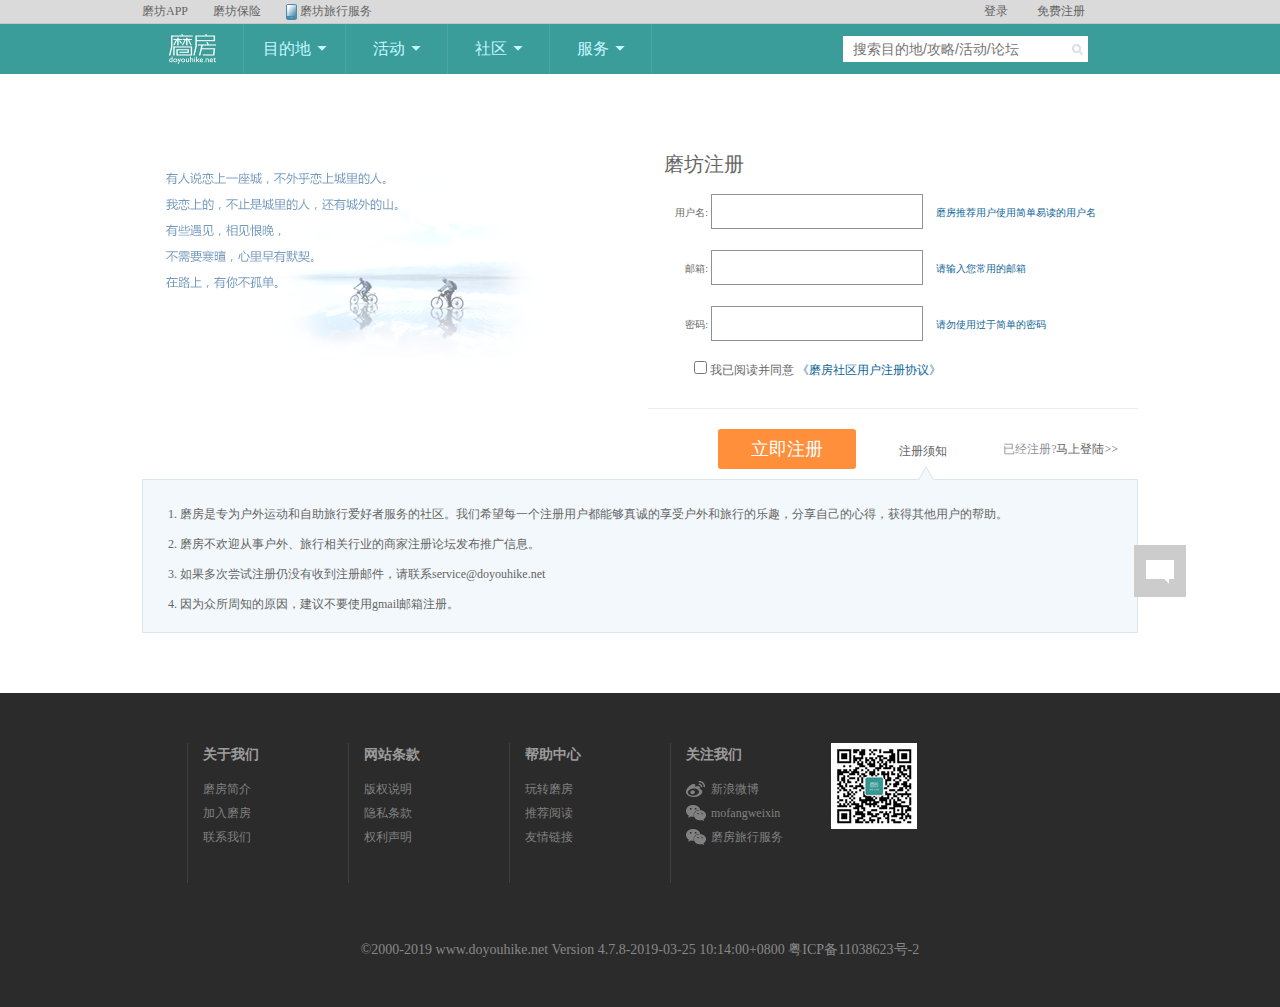
<file: register.html>
<!DOCTYPE html>
<html lang="en">

<head>
    <meta charset="UTF-8">
    <meta name="viewport" content="width=device-width, initial-scale=1.0">
    <meta http-equiv="X-UA-Compatible" content="ie=edge">
    <title>注册用户-磨房</title>
    <link rel="icon" type="image/ico" href="./img/favicon.ico" />
    <link rel="stylesheet" href="./css/base.css">
    <link rel="stylesheet" href="./css/register.css">
    <link rel="stylesheet" href="./css/footer.css">



</head>

<body>
    <!-- 顶部 -->
    <div class="header">
        <div class="w">
            <div class="left-top"><a href="./mofangApp.html">磨坊APP</a>
                <a href="#">磨坊保险</a>
                <a href="#"><img src="./img/header_phone_icon.png" alt="">磨坊旅行服务</a></div>
            <div class="right-top">
                <a href="./login/login.html">登录</a>
                <a href="#">免费注册</a>
            </div>

            <!-- <a href="#"></a>
    <a href="#"></a> -->
        </div>
    </div>
    <div class="nav-top">
        <div class="w">
            <ul>
                <li>
                    <a href="index.html">
                        <img src="./img/MF_log_new_20131202.png" alt=""></a>
                </li>
                <li class="navlist"><a class="navlist-a" href="#">
                        <span>目的地 </span>
                    </a>
                    <div class="zc-nav">

                        <dl>
                            <dt><a href="./Route.html">户外线路</a> </dt>
                            <dd>
                                <a href="#">南京玄武湖公园露营</a><i>|</i>
                                <a href="#">武汉古琴台小环线徒步</a><i>|</i>
                                <a href="#">杭州普陀山自驾</a><i>|</i>
                                <a href="#">深圳溪涌-坝光村骑行</a><i>|</i>
                                <a href="#">更多...</a>
                            </dd>
                        </dl>
                        <dl>
                            <dt><a href="./destination.html">热门目的地</a> </dt>
                            <dd>
                                <a href="#">贝加尔湖</a><i>|</i>
                                <a href="#">南疆</a><i>|</i>
                                <a href="#">尼泊尔</a><i>|</i>
                                <a href="#">新西兰</a><i>|</i>
                                <a href="#">更多...</a>

                            </dd>
                        </dl>
                        <dl>
                            <dt><a href="./guide.html">户外指南</a> </dt>
                            <dd>
                                <a href="#">徒步</a><i>|</i>
                                <a href="#">潜水</a><i>|</i>
                                <a href="#">骑行</a><i>|</i>
                                <a href="#">安全</a>

                            </dd>
                        </dl>



                    </div>
                </li>
                <li class="navlist"><a class="navlist-a" href="./activity.html">
                        <span>活动</span>
                    </a>
                    <div class="zc-nav">

                        <dl>
                            <dt><a href="./activity.html">活动约伴</a> </dt>
                            <dd>

                            </dd>
                        </dl>
                        <dl>
                            <dt><a href="./activity.html">大型活动</a> </dt>
                            <dd>
                                <a href="./activity.html">百公里</a><i>|</i>
                                <a href="./activity.html">200公里骑行</a><br>
                                <a href="./activity.html">活动相册</a>

                            </dd>
                        </dl>

                        <dl>
                            <dt><a href="./activity.html">磨房活动</a> </dt>
                            <dd>
                                <a href="./activity.html">远方精彩</a>

                            </dd>
                        </dl>



                    </div>
                </li>
                <li class="navlist"><a class="navlist-a" href="#"><span>社区</span>
                    </a>
                    <div class="zc-nav">

                        <dl>
                            <dt><a href="">论坛</a></dt>
                            <dd>
                                <a href="">长假远行</a><i>|</i><a href="">异域之旅</a><i>|</i><a href="">自驾之路</a><i>|</i><a
                                    href="">驴光掠影</a><i>|</i><a href="">装备论坛</a><i>|</i><a href="">自然</a>
                                <br />
                                <a href="">山野</a><i>|</i><a href="">自行车</a><i>|</i><a href="">越跑越野</a><i>|</i><a
                                    href="">溪涧运动</a><i>|</i><a href="">休闲</a><i>|</i><a href="">游泳</a><i>|</i><a
                                    href="">小驴在野</a>
                                <br />
                                <a href="">高寒地带</a><i>|</i><a href="">潜水</a><i>|</i><a href="">水上运动</a><i>|</i><a
                                    href="">冰雪运动</a><i>|</i><a href="">天外飞仙</a><i>|</i><a href="">通讯与导航</a>
                                <br />
                                <a href="">航拍视界</a>
                                <p style="height:12px;">
                                    <p><a href="">安全回家</a><i>|</i><a href="">站务处理</a><i>|</i><a
                                            href="">磨房公益</a><i>|</i><a href="">磨房茶舍</a><i>|</i><a
                                            href="">与食巨近</a><i>|</i><a href="">Do You Hike ?</a><i>|</i><a
                                            href="">磨房15周年</a><i>|</i><a href="">廉价航空</a><i>|</i><a
                                            href="">签证与护照</a><i>|</i><a href="">出行保险</a><i>|</i><a
                                            href="">百公里</a><i>|</i><a href="">200公里骑行</a><i>|</i><a
                                            href="">发现广州</a><i>|</i><a href="">户外资讯</a><i>|</i><a href="">更多副版...</a>
                            </dd>
                        </dl>
                        <dl>
                            <dt><a href="">城市</a></dt>
                            <dd><a href="">深圳</a><i>|</i><a href="">广州</a><i>|</i><a href="">东莞</a><i>|</i><a
                                    href="">上海</a><i>|</i><a href="">北京</a><i>|</i><a href="">惠州</a><i>|</i><a
                                    href="">成都</a><i>|</i><a href="">佛山</a><i>|</i><a href="">中山</a><i>|</i><a
                                    href="">杭州</a><i>|</i><a href="">更多城市...</a>
                            </dd>
                        </dl>
                        <!--<dl>
                                        <dt><a href="">文章</a></dt>
                                    </dl>-->
                        <dl>
                            <dt><a href="">圈子</a></dt>
                        </dl>
                        <dl class="last">
                            <dt><a href="">专题</a></dt>
                            <dd>
                            <dd>
                                <a href="">ISPO</a><i>|</i>
                                <a href="">发现新加坡</a><i>|</i>
                                <a href="">亚洲户外展</a><i>|</i>
                                <a href="">索尼酷拍</a><i>|</i>
                                <a href="">大鹏国际户外嘉年华</a><i>|</i>
                                <a href="">班夫电影</a>

                            </dd>
                            </dd>
                        </dl>

                    </div>

                </li>
                <li class="navlist"><a class="navlist-a" href="#"><span>服务</span></a>
                    <div class="zc-nav">
                        <dl>
                            <dt><a href="./磨房住宿.html">旅行预订</a></dt>
                            <dd><a href="">保险</a> <i>|</i> <a href="./磨房住宿.html">住宿</a> </dd>
                        </dl>
                        <dl>
                            <dt><a>杂货</a></dt>
                            <dd><a href="">老街</a> <i>|</i> <a href="" target="_blank">磨房淘宝店</a> </dd>
                        </dl>
                    </div>


                </li>
            </ul>
            <div class="search">
                <input type="text" placeholder="搜索目的地/攻略/活动/论坛">
            </div>
        </div>

    </div>
    <div class="zc-middle">
        <div class="w">
            <div class="zc-middle1">
                <div class="zc-left">
                    <img src="./img/register_cover.gif" alt="">
                </div>
                <div class="zc-right">

                    <form action="demo_form.asp" method="get" id="user_form">
                        <strong>磨坊注册</strong>
                        <ul>

                            <li><span>用户名:</span>
                                <input type="text" name="userid" />
                                <i>磨房推荐用户使用简单易读的用户名</i>
                                <div class="notice">
                                    <i class="ico">X</i><del>用户名不能为空</del>
                                </div>
                                <div class="notice3">
                                    <i class="ico">X</i><del>用请输入正确的用户名</del>
                                </div>
                            </li>

                            <li><span>邮箱:</span>
                                <input type="text" name="userid" />
                                <i>请输入您常用的邮箱</i>
                                <div class="notice">
                                    <i class="ico">X</i><del>邮箱不能为空</del>
                                </div>
                                <div class="notice3">
                                    <i class="ico">X</i><del>用请输入正确的邮箱</del>
                                </div>
                            </li>
                            <li><span>密码:</span>
                                <input type="password" name="userid" />
                                <i>请勿使用过于简单的密码</i>
                                <div class="notice">
                                    <i class="ico">X</i><del>密码不能为空</del>
                                </div>
                                <div class="notice3">
                                    <i class="ico">X</i><del>密码长度至少是6位</del>
                                </div>

                            </li>

                        </ul>
                        <div class="xieyi">
                            <input type="checkbox" name="userid" id="xieyi1" />
                            <span>我已阅读并同意</span>
                            <a href="#" target="_blank">《磨房社区用户注册协议》</a>
                            <div id="notice1">
                                <i class="ico">X</i><del>需要阅读并同意磨房注册协议</del>
                            </div>
                            <span id="notice2">✔</span>
                        </div>

                    </form>


                </div>
            </div>
            <div class="zc-mid2">

                <div class="reg-now">
                    <input type="button" value="立即注册" id="ljzc">
                    <a href="#">注册须知</a>
                    <span>已经注册?<a href="./login/login.html">马上登陆>></a></span>
                </div>

            </div>

        </div>

    </div>
    <div class="zc-notice">
        <div class="w">
            <i></i>
            <div class="zc-not1">
                <ul>
                    <li>1. 磨房是专为户外运动和自助旅行爱好者服务的社区。我们希望每一个注册用户都能够真诚的享受户外和旅行的乐趣，分享自己的心得，获得其他用户的帮助。</li>
                    <li>2. 磨房不欢迎从事户外、旅行相关行业的商家注册论坛发布推广信息。</li>
                    <li>3. 如果多次尝试注册仍没有收到注册邮件，请联系<a href="#">service@doyouhike.net</a> </li>
                    <li>4. 因为众所周知的原因，建议不要使用gmail邮箱注册。</li>
                </ul>
            </div>
        </div>
    </div>
    <footer>
        <div class="footerContent">
            <div class="help">
                <dl class="first">
                    <dt>关于我们</dt>
                    <dd><a href="javascript:;">磨房简介</a></dd>
                    <dd><a href="javascript:;">加入磨房</a></dd>
                    <dd><a href="javascript:;">联系我们</a></dd>
                </dl>
                <dl>
                    <dt>网站条款</dt>
                    <dd><a href="javascript:;">版权说明</a></dd>
                    <dd><a href="javascript:;">隐私条款</a></dd>
                    <dd><a href="javascript:;">权利声明</a></dd>
                </dl>
                <dl>
                    <dt>帮助中心</dt>
                    <dd><a href="javascript:;">玩转磨房</a></dd>
                    <dd><a href="javascript:;">推荐阅读</a></dd>
                    <dd><a href="javascript:;">友情链接</a></dd>
                </dl>
                <dl class="last">
                    <dt>关注我们</dt>
                    <dd class="sina"><a href="#">新浪微博</a></dd>
                    <dd class="mfweixin">
                        <a href="javascript:void(0);">mofangweixin
                            <img alt="磨房微信" class="weixinqr" src="./img/bottom_weiin.png">
                        </a>
                    </dd>
                    <dd class="mflvxing">
                        <a href="http://www.doyouhike.net/forum/backpacking/2323638,0,0,0.html">磨房旅行服务</a>
                    </dd>
                </dl>
                <p>
                    <img class="bottom_lvxing_img" title="磨房旅行服务二维码" alt="磨房旅行服务二维码" src="img/bottom_lvxing.jpg"></p>
                <p class="clear"></p>
            </div>
            <p class="copyright">
                ©2000-2019 www.doyouhike.net Version 4.7.8-2019-03-25 10:14:00+0800 粤ICP备11038623号-2
            </p>
        </div>
    </footer>

    <!--固定按钮-->
    <a id="go-top" title="回到顶部" href="javascript:void(0);">回到顶部</a>
    <a id="feedback" title="联系我们" href="javascript:void(0)">联系我们</a>
    <script src="./js/jquery-1.12.4.js"></script>
    <script src="./js/zc.js"></script>
    <script src="js/footer.js"></script>


</body>

</html>
</file>
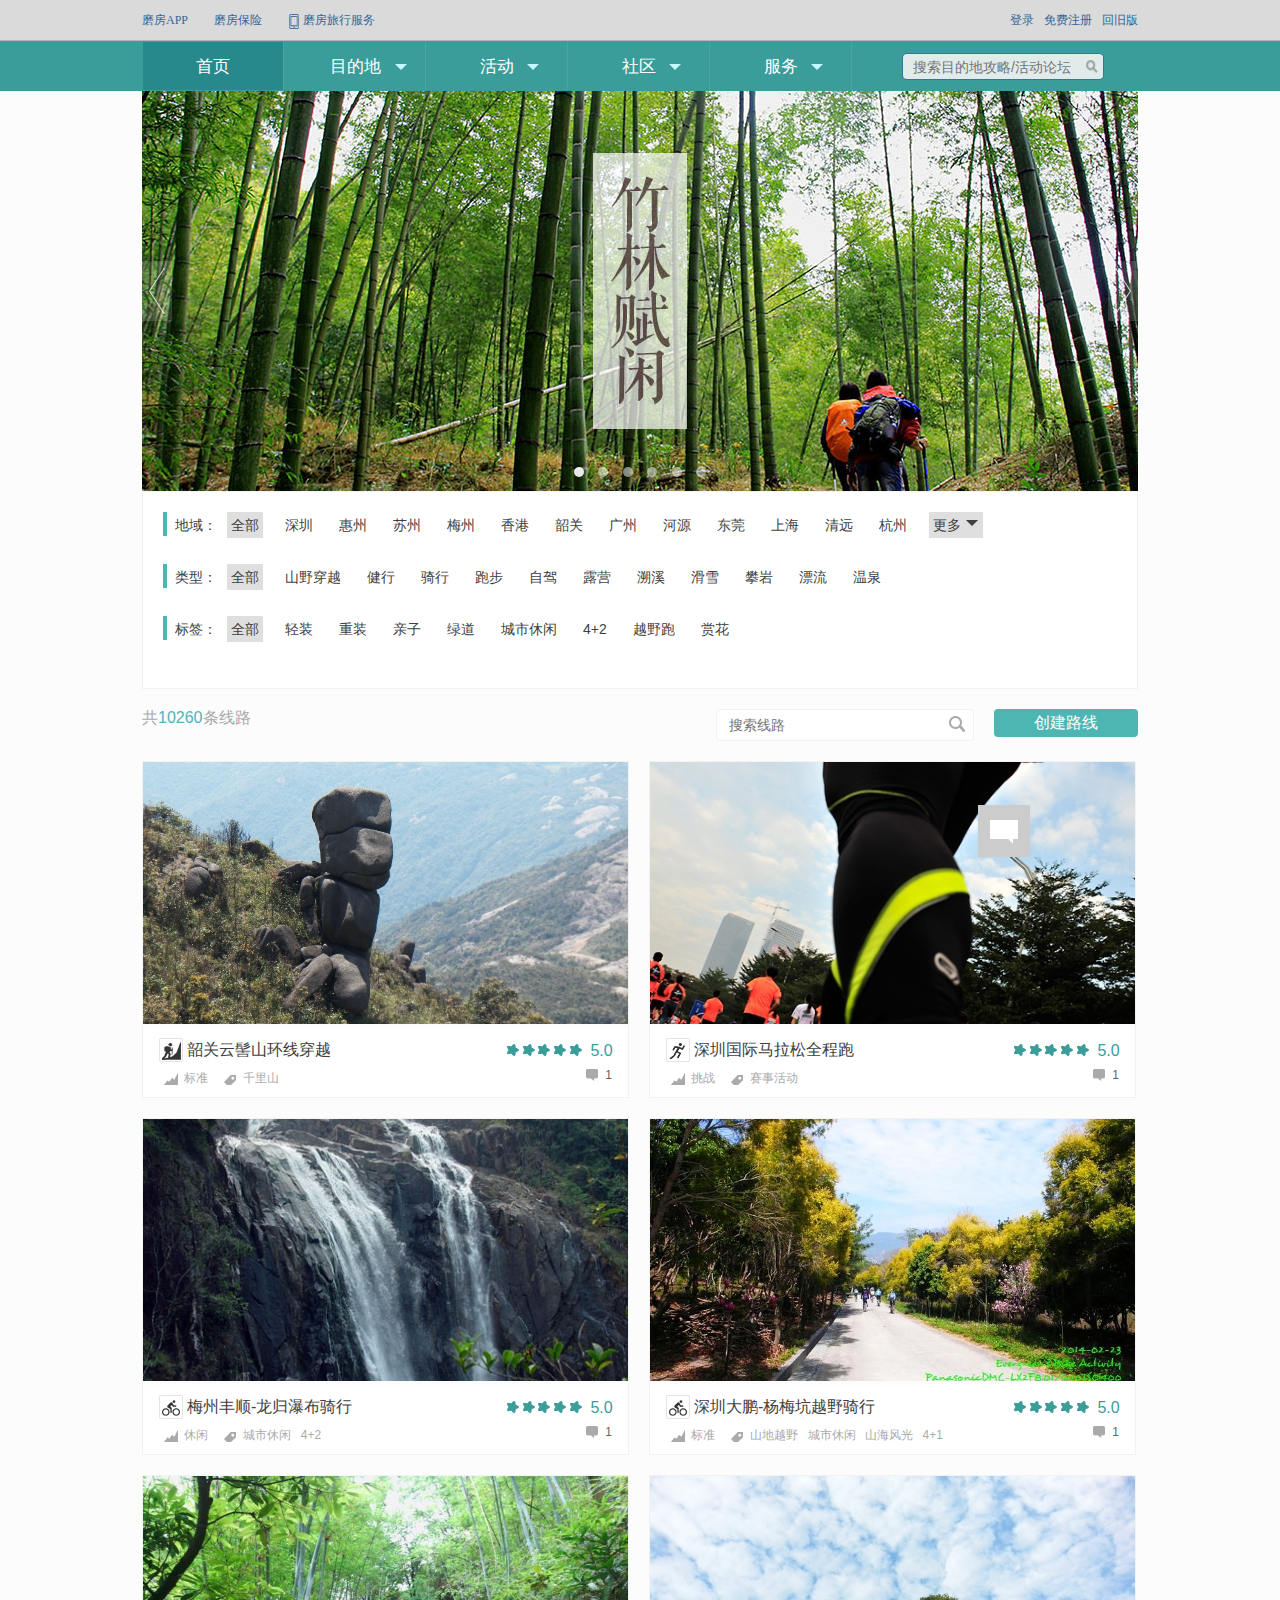
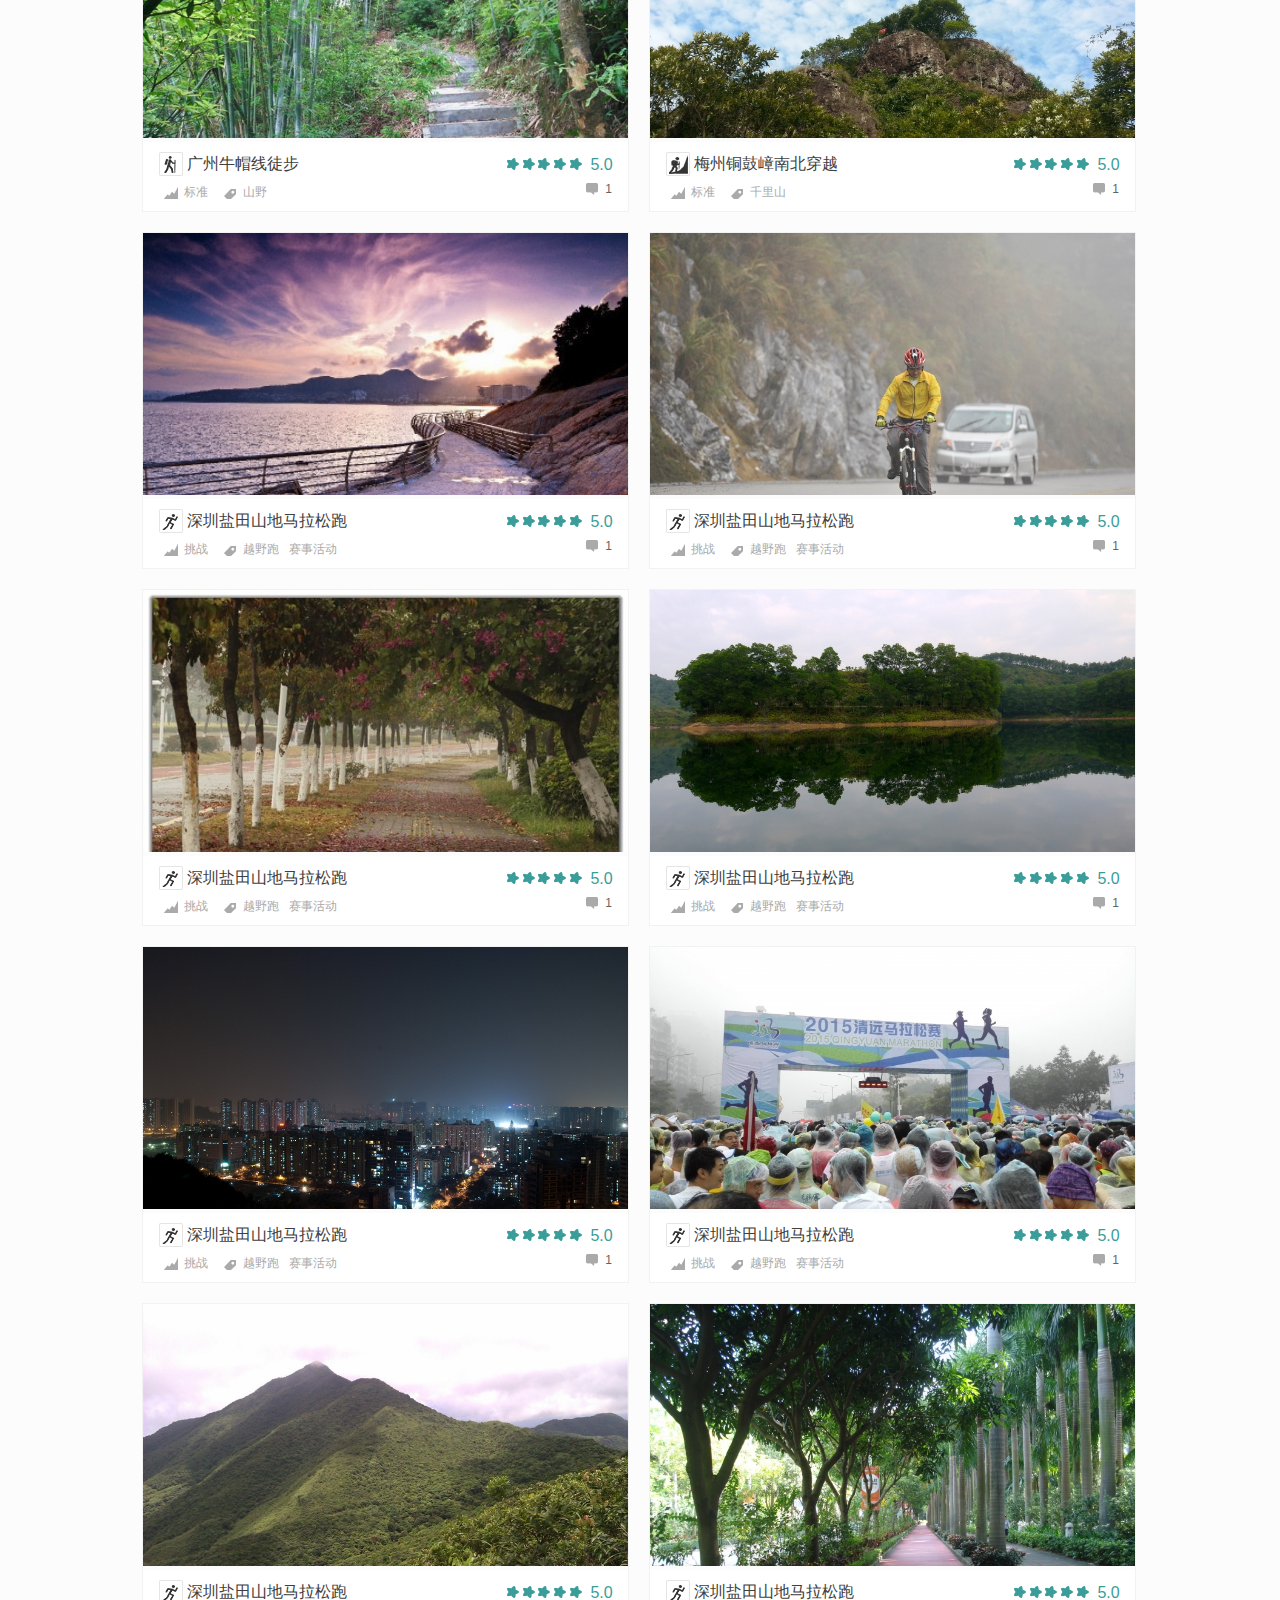
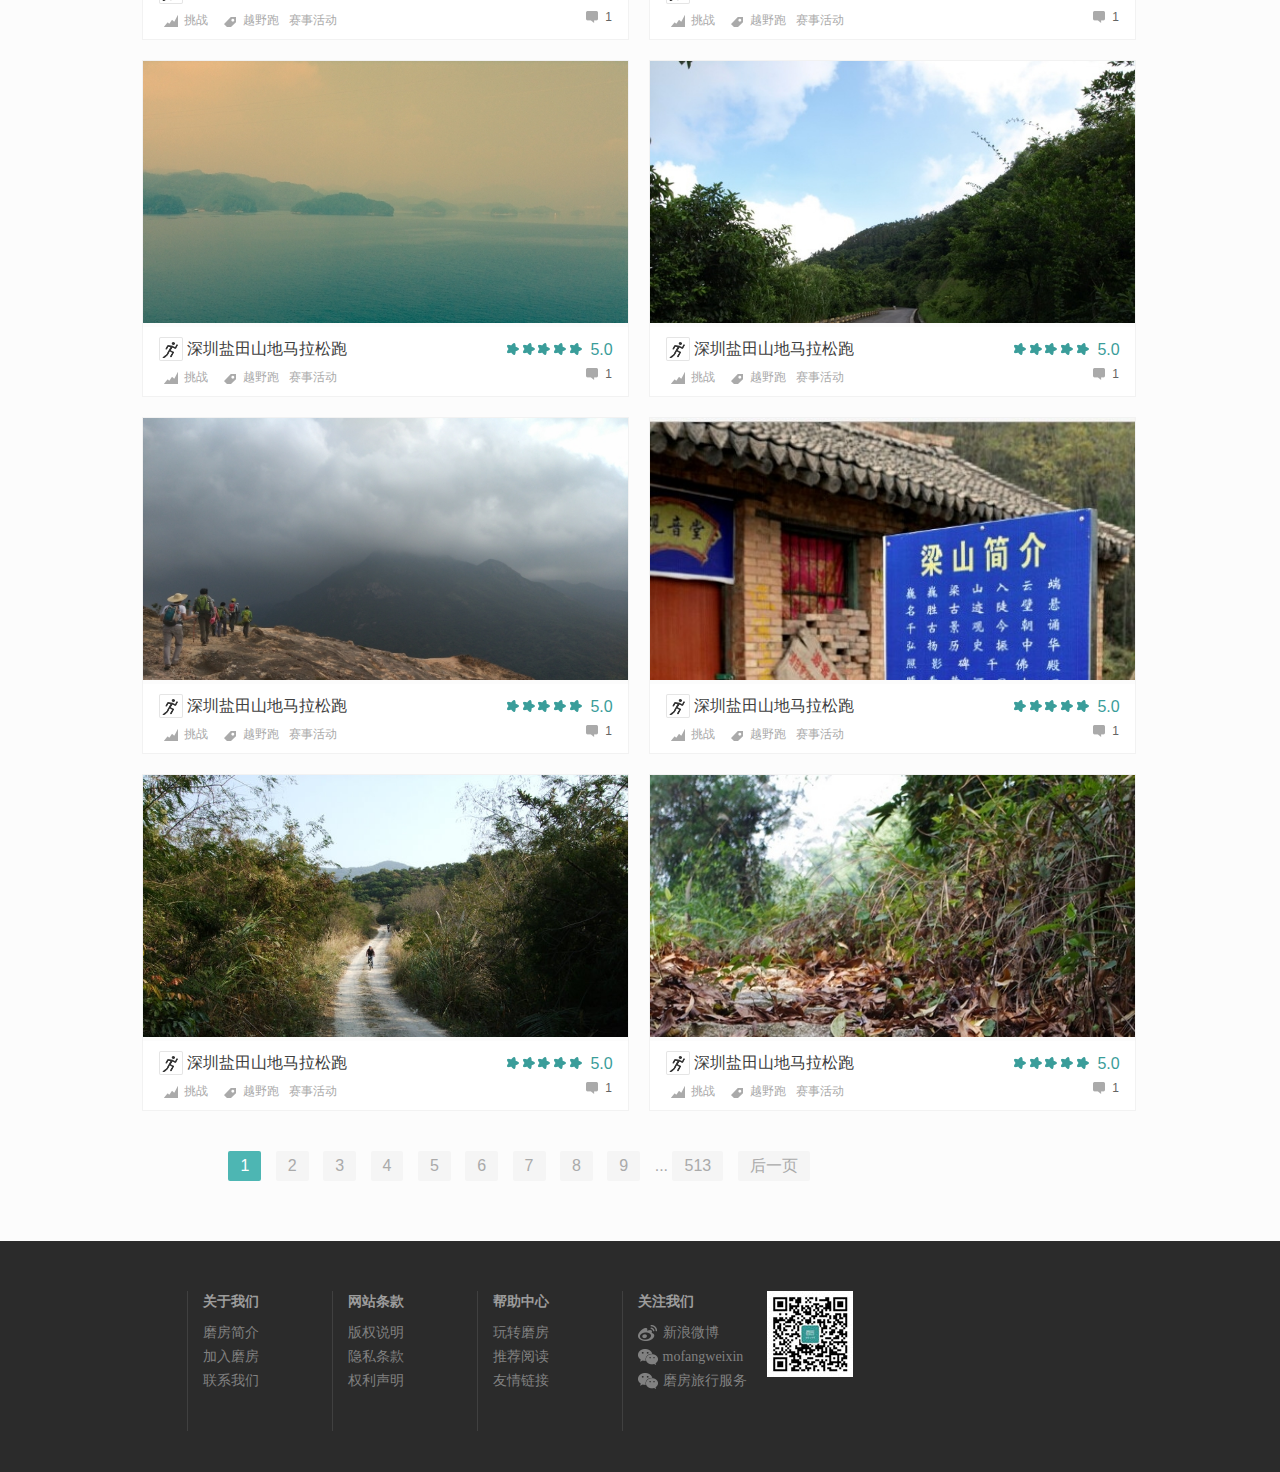
<file: Route.html>
<!doctype html>
<html lang="en">

<head>
    <meta charset="UTF-8">
    <meta name="viewport"
        content="width=device-width, user-scalable=no, initial-scale=1.0, maximum-scale=1.0, minimum-scale=1.0">
    <meta http-equiv="X-UA-Compatible" content="ie=edge">
    <title>户外线路</title>
    <link rel="icon" type="image/ico" href="./img/favicon.ico" />
    <link rel="stylesheet" href="./css/header.css">
    <link rel="stylesheet" href="./css/base.css">
    <link rel="stylesheet" href="./css/footer_route.css">
    <link rel="stylesheet" href="./css/Route.css">
</head>

<body>
    <!--顶部开始-->
    <div class="top">
        <div class="top-son banxin">
            <ul class="left">
                <li><a href="./mofangApp.html">磨房APP</a></li>
                <li><a href="#">磨房保险</a></li>
                <li><a href="#"><img src="./img/topshouji.png" alt=""></a>
                    <a href="#">磨房旅行服务</a></li>
            </ul>
            <ul class="right">
                <li><a href="./login/login.html">登录</a></li>
                <li><a href="#">免费注册</a></li>
                <li><a href="#">回旧版</a></li>
            </ul>
        </div>
    </div>
    <!--顶部结束-->

    <!--导航栏开始-->
    <div class="nav">
        <div class="hander chongfu banxin">
            <ul>
                <li><a href="./index.html">首页</a></li>
                <li>
                    <a href="#">目的地</a>
                    <div class="SJ"></div>
                    <div class="destination">
                        <div class="destination-S">
                            <ul id="u1">
                                <div class="HW">
                                    <a href="">户外线路</a>
                                </div>
                                <div class="mu">
                                    <div><a href="#">南京玄武湖公园露营</a><span>|</span></div>
                                    <div><a href="#">武汉古琴台小环线徒步</a></div><span>|</span>
                                    <div><a href="#">杭州普陀山自驾</a><span>|</span></div>
                                    <div><a href="#">深圳溪涌-坝光村骑行</a><span>|</span></div>
                                    <div><a href="#">更多...</a></div>
                                </div>
                            </ul>
                            <ul id="u2">
                                <div class="HW">
                                    <a href="./guide.html">户外指南</a>
                                </div>
                                <div class="mu">
                                    <div><a href="./guide.html#hiking">徒步</a><span>|</span></div>
                                    <div><a href="./guide.html#dive">潜水</a></div>
                                    <div><a href="./guide.html#riding">骑行</a><span>|</span></div>
                                    <div><a href="./guide.html#safety">安全</a></div>

                                </div>
                            </ul>
                            <ul id="u3">
                                <div class="HW">
                                    <a href="./destination.html">热门目的地</a>
                                </div>
                                <div class="mu">
                                    <div><a href="#">贝加尔湖</a><span>|</span></div>
                                    <div><a href="#">南疆</a></div>
                                    <div><a href="#">尼泊尔</a><span>|</span></div>
                                    <div><a href="#">新西兰</a><span>|</span></div>
                                    <div><a href="#">更多...</a></div>
                                </div>
                            </ul>
                        </div>
                    </div>
                </li>
                <li><a href="./activity.html">活动</a>
                    <div class="SJ"></div>
                    <div class="activity">
                        <div class="activityS">
                            <ul>
                                <div class="mate">
                                    <a href="#">活动约伴</a>
                                </div>
                            </ul>
                            <ul>
                                <div class="Ride">
                                    <a href="#">大型活动</a>
                                </div>
                                <a href="#">百公里</a>
                                <span>|</span>
                                <a href="#">200公里骑行</a>
                                <p><a href="#">活动相册</a></p>
                            </ul>
                            <ul>
                                <div class="brilliant">
                                    <a href="#" id="color">
                                        磨房活动
                                    </a>
                                </div>
                                <p><a href="#">远方的精彩</a></p>
                            </ul>
                        </div>
                    </div>
                </li>
                <li>
                    <a href="#">社区</a>
                    <div class="SJ"></div>
                    <div class="community">
                        <div class="communityS">
                            <ul>
                                <div class="forum">
                                    <a href="#">论坛</a>
                                </div>
                                <div class="lists">
                                    <div><a href="#">长假远行</a></div>
                                    <div>|</div>
                                    <div><a href="#">异域之旅</a></div>
                                    <div>|</div>
                                    <div><a href="#">自驾之路</a></div>
                                    <div>|</div>
                                    <div><a href="#">驴光掠影</a></div>
                                    <div>|</div>
                                    <div><a href="#">装备论坛</a></div>
                                    <div>|</div>
                                    <div><a href="#">自然</a></div>
                                    <div><a href="#">山野</a></div>
                                    <div>|</div>
                                    <div><a href="#">自行车</a></div>
                                    <div>|</div>
                                    <div><a href="#">越跑越野</a></div>
                                    <div>|</div>
                                    <div><a href="#">溪涧运动</a></div>
                                    <div>|</div>
                                    <div><a href="#">休闲</a></div>
                                    <div>|</div>
                                    <div><a href="#">游泳</a></div>
                                    <div>|</div>
                                    <div><a href="#">小驴在</a></div>
                                    <div><a href="#">野高寒地带</a></div>
                                    <div>|</div>
                                    <div><a href="#">潜水</a></div>
                                    <div>|</div>
                                    <div><a href="#">水上运动</a></div>
                                    <div>|</div>
                                    <div><a href="#">天外飞仙</a></div>
                                    <div>|</div>
                                    <div><a href="#">通讯与导航航拍视界</a></div>
                                </div>
                                <div class="home">
                                    <div><a href="#">安全回家</a></div>
                                    <div>|</div>
                                    <div><a href="#">站务处理</a></div>
                                    <div>|</div>
                                    <div><a href="#">磨房公益</a></div>
                                    <div>|</div>
                                    <div><a href="#">磨房茶舍</a></div>
                                    <div>|</div>
                                    <div><a href="#">与食巨近</a></div>
                                    <div>|</div>
                                    <div><a href="#">Do You Hike ?</a></div>
                                    <div>|</div>
                                    <div><a href="#">磨房15周年</a></div>
                                    <div>|</div>
                                    <div><a href="#">廉价航空</a></div>
                                    <div>|</div>
                                    <div><a href="#">签证与护照</a></div>
                                    <div>|</div>
                                    <div><a href="#">出行保险</a></div>
                                    <div>|</div>
                                    <div><a href="#">百公里</a></div>
                                    <div>|</div>
                                    <div><a href="#">200公里骑行</a></div>
                                    <div>|</div>
                                    <div><a href="#">发现广州</a></div>
                                    <div>|</div>
                                    <div><a href="#">户外资讯</a></div>
                                    <div>|</div>
                                    <div><a href="#">更多副版...</a></div>
                                </div>
                            </ul>
                            <ul>
                                <div class="city">
                                    <a href="#">城市</a>
                                </div>
                                <div class="morecity">
                                    <div><a href="#">深圳</a></div>
                                    <div>|</div>
                                    <div><a href="#">广州</a></div>
                                    <div>|</div>
                                    <div><a href="#">东莞</a></div>
                                    <div>|</div>
                                    <div><a href="#">上海</a></div>
                                    <div>|</div>
                                    <div><a href="#">北京</a></div>
                                    <div>|</div>
                                    <div><a href="#">惠州</a></div>
                                    <div>|</div>
                                    <div><a href="#">成都</a></div>
                                    <div>|</div>
                                    <div><a href="#">佛山</a></div>
                                    <div>|</div>
                                    <div><a href="#">中山</a></div>
                                    <div>|</div>
                                    <div><a href="#">杭州</a></div>
                                    <div>|</div>
                                    <div><a href="#">更多城市...</a></div>
                                    <div>|</div>
                                </div>
                            </ul>
                            <ul>
                                <div class="ring">
                                    <a href="#">圈子</a>
                                </div>
                            </ul>
                            <ul>
                                <div class="topic">
                                    <a href="#">
                                        专题
                                    </a>
                                </div>
                                <div class="find">
                                    <div><a href="#">ISPO</a></div>
                                    <div>|</div>
                                    <div><a href="#">发现新加坡</a></div>
                                    <div>|</div>
                                    <div><a href="#">亚洲户外展</a></div>
                                    <div>|</div>
                                    <div><a href="#">索尼酷拍</a></div>
                                    <div>|</div>
                                    <div><a href="#">大鹏国际户外嘉年华</a></div>
                                    <div>|</div>
                                    <div><a href="#">班夫电影</a></div>
                                </div>
                            </ul>
                        </div>
                    </div>
                </li>
                <li><a href="#">服务</a>
                    <div class="SJ"></div>
                    <div class="serve">
                        <div class="serveS">
                            <ul>
                                <div class="book">
                                    <a href="#">旅行预订</a>
                                </div>
                                <div class="insure">
                                    <div><a href="#">保险</a></div>
                                    <div>|</div>
                                    <div><a href="#">住宿</a></div>
                                </div>
                            </ul>
                            <ul>
                                <div class="groceries">
                                    <a href="#">杂货</a>
                                </div>
                                <div class="old">
                                    <div><a href="#">老街</a></div>
                                    <div>|</div>
                                    <div><a href="#">磨房淘宝店</a></div>
                                </div>
                            </ul>
                        </div>
                    </div>
                </li>
            </ul>
            <div class="reach">
                <input type="text" placeholder="搜索目的地攻略/活动论坛">
                <img src="./img/nav-reach.png" alt="">
            </div>
        </div>
    </div>
    <!--导航栏开始-->

    <!-- 主体开始 -->
    <div class="rs-main">
        <!-- 幻灯片开始 -->
        <div class="rs-Slide">

            <!-- 创建幻灯片主体图片区域 -->
            <ul class="rslide">
                <li class="rslide1 rslide_1">
                    <a href="#"></a>
                </li>
                <li class="rslide1 rslide_2">
                    <a href="#"></a>
                </li>
                <li class="rslide1 rslide_3">
                    <a href="#"></a>
                </li>
                <li class="rslide1 rslide_4">
                    <a href="#"></a>
                </li>
                <li class="rslide1 rslide_5">
                    <a href="#"></a>
                </li>
                <li class="rslide1 rslide_6">
                    <a href="#"></a>
                </li>
            </ul>

            <!-- 创建幻灯片左右翻页按钮 -->
            <i class="rslide_nav prev"></i>
            <i class="rslide_nav next"></i>

            <!-- 创建幻灯片底部页码索引 -->
            <ul class="rslide_tab">
                <li class="rslide_tab1 rslide_tabs">
                    <a href="#"></a>
                </li>
                <li class="rslide_tab2 rslide_tabs show">
                    <a href="#"></a>
                </li>
                <li class="rslide_tab3 rslide_tabs">
                    <a href="#"></a>
                </li>
                <li class="rslide_tab4 rslide_tabs">
                    <a href="#"></a>
                </li>
                <li class="rslide_tab5 rslide_tabs">
                    <a href="#"></a>
                </li>
                <li class="rslide_tab6 rslide_tabs">
                    <a href="#"></a>
                </li>
            </ul>
        </div>
        <!-- 幻灯片结束 -->

        <!-- 主体导航栏部分 -->
        <div class="rs-nav">
            <div class="rs-navBox">
                <span class="lb">地域：</span>
                <p class="navBox_list navBoxList-1">
                    <span>
                        <a href="#" class="selected">全部</a>
                    </span>
                    <span>
                        <a href="#" class="hotcity">深圳</a>
                    </span>
                    <span>
                        <a href="#" class="hotcity">惠州</a>
                    </span>
                    <span>
                        <a href="#" class="hotcity">苏州</a>
                    </span>
                    <span>
                        <a href="#" class="hotcity">梅州</a>
                    </span>
                    <span>
                        <a href="#" class="hotcity">香港</a>
                    </span>
                    <span>
                        <a href="#" class="hotcity">韶关</a>
                    </span>
                    <span>
                        <a href="#" class="hotcity">广州</a>
                    </span>
                    <span>
                        <a href="#" class="hotcity">河源</a>
                    </span>
                    <span>
                        <a href="#" class="hotcity">东莞</a>
                    </span>
                    <span>
                        <a href="#" class="hotcity">上海</a>
                    </span>
                    <span>
                        <a href="#" class="hotcity">清远</a>
                    </span>
                    <span>
                        <a href="#" class="hotcity">杭州</a>
                    </span>
                    <span>
                        <a href="#" class="lastMove">更多</a>
                    </span>
                </p>
                <div id="zoneModal" class="zt-modal">
                    <div class="ct-tab">
                        <a href="#" class="ABCDE active">ABCDE</a>
                        <a href="#" class="FGHJ">FGHJ</a>
                        <a href="#" class="KLMNP">KLMNP</a>
                        <a href="#" class="QSTW">QSTW</a>
                        <a href="#" class="XYZ">XYZ</a>
                    </div>
                    <img id="ct-tab1" class="ct-tabct active" src="./img/tab1.jpg">
                    <img id="ct-tab2" class="ct-tabct " src="./img/tab2.jpg">
                    <img id="ct-tab3" class="ct-tabct " src="./img/tab3.jpg">
                    <img id="ct-tab4" class="ct-tabct " src="./img/tab4.jpg">
                    <img id="ct-tab5" class="ct-tabct " src="./img/tab5.jpg">
                </div>
            </div>
            <div class="rs-navBox">
                <span class="lb">类型：</span>
                <p class="navBox_list navBoxList-2">
                    <span>
                        <a href="#" class="selected">全部</a>
                    </span>
                    <span>
                        <a href="#" class="hotcity">山野穿越</a>
                    </span>
                    <span>
                        <a href="#" class="hotcity">健行</a>
                    </span>
                    <span>
                        <a href="#" class="hotcity">骑行</a>
                    </span>
                    <span>
                        <a href="#" class="hotcity">跑步</a>
                    </span>
                    <span>
                        <a href="#" class="hotcity">自驾</a>
                    </span>
                    <span>
                        <a href="#" class="hotcity">露营</a>
                    </span>
                    <span>
                        <a href="#" class="hotcity">溯溪</a>
                    </span>
                    <span>
                        <a href="#" class="hotcity">滑雪</a>
                    </span>
                    <span>
                        <a href="#" class="hotcity">攀岩</a>
                    </span>
                    <span>
                        <a href="#" class="hotcity">漂流</a>
                    </span>
                    <span>
                        <a href="#" class="hotcity">温泉</a>
                    </span>
                </p>
            </div>
            <div class="rs-navBox">
                <span class="lb">标签：</span>
                <p class="navBox_list navBoxList-3">
                    <span>
                        <a href="#" class="selected">全部</a>
                    </span>
                    <span>
                        <a href="#" class="hotcity">轻装</a>
                    </span>
                    <span>
                        <a href="#" class="hotcity">重装</a>
                    </span>
                    <span>
                        <a href="#" class="hotcity">亲子</a>
                    </span>
                    <span>
                        <a href="#" class="hotcity">绿道</a>
                    </span>
                    <span>
                        <a href="#" class="hotcity">城市休闲</a>
                    </span>
                    <span>
                        <a href="#" class="hotcity">4+2</a>
                    </span>
                    <span>
                        <a href="#" class="hotcity">越野跑</a>
                    </span>
                    <span>
                        <a href="#" class="hotcity">赏花</a>
                    </span>
                </p>
            </div>
            <!-- <div class="rs-navBox"></div>
                <div class="rs-navBox"></div> -->
        </div>
        <!-- 主体导航栏结束 -->

        <!-- 路线信息部分 -->
        <div class="rs-info">
            <p>共<span>10260</span>条线路</p>
            <a href="#" class="info-btn">创建路线</a>
            <div class="rs-search">
                <input type="text" placeholder="搜索线路">
                <a href="#" id="rs-search"></a>
            </div>
        </div>
        <!-- 路线信息部分结束 -->

        <!-- 路线主体部分 -->
        <div class="rs-content clearfix">
            <div class="rs-card">
                <a href="#">
                    <img src="./img/content1.jpg" alt="" style="margin-top: -51px;">
                </a>
                <div class="card-info">
                    <span style="background-position: 0 -147px;"></span>
                    <a href="" class="card-link">
                        <h3 title="韶关云髻山环线穿越">韶关云髻山环线穿越</h3>
                    </a>
                    <p class="lb-dift"><span>标准</span></p>
                    <p class="lb-tag" style="background-position: 0px -56px;"><span>千里山</span></p>
                    <a href="#" class="lb-cmt">
                        <span>1</span>
                    </a>
                    <div class="card-score">
                        <span class="card-star">
                        </span>
                        <span class="num">5.0</span>
                    </div>
                </div>
            </div>
            <div class="rs-card">
                <a href="#">
                    <img src="./img/content2.jpg" alt="" style="margin-top: -233.5px;">
                </a>
                <div class="card-info">
                    <span style="background-position: 0 -258px;"></span>
                    <a href="" class="card-link">
                        <h3 title="深圳国际马拉松全程跑">深圳国际马拉松全程跑</h3>
                    </a>
                    <p class="lb-dift"><span>挑战</span></p>
                    <p class="lb-tag" style="background-position: 0px -56px;"><span>赛事活动</span></p>
                    <a href="#" class="lb-cmt">
                        <span>1</span>
                    </a>
                    <div class="card-score">
                        <span class="card-star">
                        </span>
                        <span class="num">5.0</span>
                    </div>
                </div>
            </div>
            <div class="rs-card">
                <a href="#">
                    <img src="./img/content3.jpg" alt="" style="margin-top: -233.5px;">
                </a>
                <div class="card-info">
                    <span style="background-position: 0 -224px;"></span>
                    <a href="" class="card-link">
                        <h3 title="梅州丰顺-龙归瀑布骑行">梅州丰顺-龙归瀑布骑行</h3>
                    </a>
                    <p class="lb-dift"><span>休闲</span></p>
                    <p class="lb-tag" style="background-position: 0px -56px;">
                        <span>城市休闲</span>
                        <span>4+2</span>
                    </p>
                    <a href="#" class="lb-cmt">
                        <span>1</span>
                    </a>
                    <div class="card-score">
                        <span class="card-star">
                        </span>
                        <span class="num">5.0</span>
                    </div>
                </div>
            </div>
            <div class="rs-card">
                <a href="#">
                    <img src="./img/content4.jpg" alt="">
                </a>
                <div class="card-info">
                    <span style="background-position: 0 -224px;"></span>
                    <a href="" class="card-link">
                        <h3 title="深圳大鹏-杨梅坑越野骑行">深圳大鹏-杨梅坑越野骑行</h3>
                    </a>
                    <p class="lb-dift"><span>标准</span></p>
                    <p class="lb-tag" style="background-position: 0px -56px;">
                        <span>山地越野</span>
                        <span>城市休闲</span>
                        <span>山海风光</span>
                        <span>4+1</span>
                    </p>
                    <a href="#" class="lb-cmt">
                        <span>1</span>
                    </a>
                    <div class="card-score">
                        <span class="card-star">
                        </span>
                        <span class="num">5.0</span>
                    </div>
                </div>
            </div>
            <div class="rs-card">
                <a href="#">
                    <img src="./img/content5.jpg" alt="">
                </a>
                <div class="card-info">
                    <span style="background-position: 0 -184px;"></span>
                    <a href="" class="card-link">
                        <h3 title="广州牛帽线徒步">广州牛帽线徒步</h3>
                    </a>
                    <p class="lb-dift"><span>标准</span></p>
                    <p class="lb-tag" style="background-position: 0px -56px;">
                        <span>山野</span>
                    </p>
                    <a href="#" class="lb-cmt">
                        <span>1</span>
                    </a>
                    <div class="card-score">
                        <span class="card-star">
                        </span>
                        <span class="num">5.0</span>
                    </div>
                </div>
            </div>
            <div class="rs-card">
                <a href="#">
                    <img src="./img/content6.jpg" alt="">
                </a>
                <div class="card-info">
                    <span style="background-position: 0 -147px;"></span>
                    <a href="" class="card-link">
                        <h3 title="梅州铜鼓嶂南北穿越">梅州铜鼓嶂南北穿越</h3>
                    </a>
                    <p class="lb-dift"><span>标准</span></p>
                    <p class="lb-tag" style="background-position: 0px -56px;">
                        <span>千里山</span>
                    </p>
                    <a href="#" class="lb-cmt">
                        <span>1</span>
                    </a>
                    <div class="card-score">
                        <span class="card-star">
                        </span>
                        <span class="num">5.0</span>
                    </div>
                </div>
            </div>
            <div class="rs-card">
                <a href="#">
                    <img src="./img/content7.jpg" alt="">
                </a>
                <div class="card-info">
                    <span style="background-position: 0 -258px;"></span>
                    <a href="" class="card-link">
                        <h3 title="深圳盐田山地马拉松跑">深圳盐田山地马拉松跑</h3>
                    </a>
                    <p class="lb-dift"><span>挑战</span></p>
                    <p class="lb-tag" style="background-position: 0px -56px;">
                        <span>越野跑</span>
                        <span>赛事活动</span>
                    </p>
                    <a href="#" class="lb-cmt">
                        <span>1</span>
                    </a>
                    <div class="card-score">
                        <span class="card-star">
                        </span>
                        <span class="num">5.0</span>
                    </div>
                </div>
            </div>
            <div class="rs-card">
                <a href="#">
                    <img src="./img/content8.jpg" alt="">
                </a>
                <div class="card-info">
                    <span style="background-position: 0 -258px;"></span>
                    <a href="" class="card-link">
                        <h3 title="深圳盐田山地马拉松跑">深圳盐田山地马拉松跑</h3>
                    </a>
                    <p class="lb-dift"><span>挑战</span></p>
                    <p class="lb-tag" style="background-position: 0px -56px;">
                        <span>越野跑</span>
                        <span>赛事活动</span>
                    </p>
                    <a href="#" class="lb-cmt">
                        <span>1</span>
                    </a>
                    <div class="card-score">
                        <span class="card-star">
                        </span>
                        <span class="num">5.0</span>
                    </div>
                </div>
            </div>
            <div class="rs-card">
                <a href="#">
                    <img src="./img/content9.jpg" alt="">
                </a>
                <div class="card-info">
                    <span style="background-position: 0 -258px;"></span>
                    <a href="" class="card-link">
                        <h3 title="深圳盐田山地马拉松跑">深圳盐田山地马拉松跑</h3>
                    </a>
                    <p class="lb-dift"><span>挑战</span></p>
                    <p class="lb-tag" style="background-position: 0px -56px;">
                        <span>越野跑</span>
                        <span>赛事活动</span>
                    </p>
                    <a href="#" class="lb-cmt">
                        <span>1</span>
                    </a>
                    <div class="card-score">
                        <span class="card-star">
                        </span>
                        <span class="num">5.0</span>
                    </div>
                </div>
            </div>
            <div class="rs-card">
                <a href="#">
                    <img src="./img/content10.jpg" alt="">
                </a>
                <div class="card-info">
                    <span style="background-position: 0 -258px;"></span>
                    <a href="" class="card-link">
                        <h3 title="深圳盐田山地马拉松跑">深圳盐田山地马拉松跑</h3>
                    </a>
                    <p class="lb-dift"><span>挑战</span></p>
                    <p class="lb-tag" style="background-position: 0px -56px;">
                        <span>越野跑</span>
                        <span>赛事活动</span>
                    </p>
                    <a href="#" class="lb-cmt">
                        <span>1</span>
                    </a>
                    <div class="card-score">
                        <span class="card-star">
                        </span>
                        <span class="num">5.0</span>
                    </div>
                </div>
            </div>
            <div class="rs-card">
                <a href="#">
                    <img src="./img/content11.jpg" alt="">
                </a>
                <div class="card-info">
                    <span style="background-position: 0 -258px;"></span>
                    <a href="" class="card-link">
                        <h3 title="深圳盐田山地马拉松跑">深圳盐田山地马拉松跑</h3>
                    </a>
                    <p class="lb-dift"><span>挑战</span></p>
                    <p class="lb-tag" style="background-position: 0px -56px;">
                        <span>越野跑</span>
                        <span>赛事活动</span>
                    </p>
                    <a href="#" class="lb-cmt">
                        <span>1</span>
                    </a>
                    <div class="card-score">
                        <span class="card-star">
                        </span>
                        <span class="num">5.0</span>
                    </div>
                </div>
            </div>
            <div class="rs-card">
                <a href="#">
                    <img src="./img/content12.jpg" alt="">
                </a>
                <div class="card-info">
                    <span style="background-position: 0 -258px;"></span>
                    <a href="" class="card-link">
                        <h3 title="深圳盐田山地马拉松跑">深圳盐田山地马拉松跑</h3>
                    </a>
                    <p class="lb-dift"><span>挑战</span></p>
                    <p class="lb-tag" style="background-position: 0px -56px;">
                        <span>越野跑</span>
                        <span>赛事活动</span>
                    </p>
                    <a href="#" class="lb-cmt">
                        <span>1</span>
                    </a>
                    <div class="card-score">
                        <span class="card-star">
                        </span>
                        <span class="num">5.0</span>
                    </div>
                </div>
            </div>
            <div class="rs-card">
                <a href="#">
                    <img src="./img/content13.jpg" alt="">
                </a>
                <div class="card-info">
                    <span style="background-position: 0 -258px;"></span>
                    <a href="" class="card-link">
                        <h3 title="深圳盐田山地马拉松跑">深圳盐田山地马拉松跑</h3>
                    </a>
                    <p class="lb-dift"><span>挑战</span></p>
                    <p class="lb-tag" style="background-position: 0px -56px;">
                        <span>越野跑</span>
                        <span>赛事活动</span>
                    </p>
                    <a href="#" class="lb-cmt">
                        <span>1</span>
                    </a>
                    <div class="card-score">
                        <span class="card-star">
                        </span>
                        <span class="num">5.0</span>
                    </div>
                </div>
            </div>
            <div class="rs-card">
                <a href="#">
                    <img src="./img/content14.jpg" alt="">
                </a>
                <div class="card-info">
                    <span style="background-position: 0 -258px;"></span>
                    <a href="" class="card-link">
                        <h3 title="深圳盐田山地马拉松跑">深圳盐田山地马拉松跑</h3>
                    </a>
                    <p class="lb-dift"><span>挑战</span></p>
                    <p class="lb-tag" style="background-position: 0px -56px;">
                        <span>越野跑</span>
                        <span>赛事活动</span>
                    </p>
                    <a href="#" class="lb-cmt">
                        <span>1</span>
                    </a>
                    <div class="card-score">
                        <span class="card-star">
                        </span>
                        <span class="num">5.0</span>
                    </div>
                </div>
            </div>
            <div class="rs-card">
                <a href="#">
                    <img src="./img/content15.jpg" alt="">
                </a>
                <div class="card-info">
                    <span style="background-position: 0 -258px;"></span>
                    <a href="" class="card-link">
                        <h3 title="深圳盐田山地马拉松跑">深圳盐田山地马拉松跑</h3>
                    </a>
                    <p class="lb-dift"><span>挑战</span></p>
                    <p class="lb-tag" style="background-position: 0px -56px;">
                        <span>越野跑</span>
                        <span>赛事活动</span>
                    </p>
                    <a href="#" class="lb-cmt">
                        <span>1</span>
                    </a>
                    <div class="card-score">
                        <span class="card-star">
                        </span>
                        <span class="num">5.0</span>
                    </div>
                </div>
            </div>
            <div class="rs-card">
                <a href="#">
                    <img src="./img/content16.jpg" alt="">
                </a>
                <div class="card-info">
                    <span style="background-position: 0 -258px;"></span>
                    <a href="" class="card-link">
                        <h3 title="深圳盐田山地马拉松跑">深圳盐田山地马拉松跑</h3>
                    </a>
                    <p class="lb-dift"><span>挑战</span></p>
                    <p class="lb-tag" style="background-position: 0px -56px;">
                        <span>越野跑</span>
                        <span>赛事活动</span>
                    </p>
                    <a href="#" class="lb-cmt">
                        <span>1</span>
                    </a>
                    <div class="card-score">
                        <span class="card-star">
                        </span>
                        <span class="num">5.0</span>
                    </div>
                </div>
            </div>
            <div class="rs-card">
                <a href="#">
                    <img src="./img/content17.jpg" alt="">
                </a>
                <div class="card-info">
                    <span style="background-position: 0 -258px;"></span>
                    <a href="" class="card-link">
                        <h3 title="深圳盐田山地马拉松跑">深圳盐田山地马拉松跑</h3>
                    </a>
                    <p class="lb-dift"><span>挑战</span></p>
                    <p class="lb-tag" style="background-position: 0px -56px;">
                        <span>越野跑</span>
                        <span>赛事活动</span>
                    </p>
                    <a href="#" class="lb-cmt">
                        <span>1</span>
                    </a>
                    <div class="card-score">
                        <span class="card-star">
                        </span>
                        <span class="num">5.0</span>
                    </div>
                </div>
            </div>
            <div class="rs-card">
                <a href="#">
                    <img src="./img/content18.jpg" alt="">
                </a>
                <div class="card-info">
                    <span style="background-position: 0 -258px;"></span>
                    <a href="" class="card-link">
                        <h3 title="深圳盐田山地马拉松跑">深圳盐田山地马拉松跑</h3>
                    </a>
                    <p class="lb-dift"><span>挑战</span></p>
                    <p class="lb-tag" style="background-position: 0px -56px;">
                        <span>越野跑</span>
                        <span>赛事活动</span>
                    </p>
                    <a href="#" class="lb-cmt">
                        <span>1</span>
                    </a>
                    <div class="card-score">
                        <span class="card-star">
                        </span>
                        <span class="num">5.0</span>
                    </div>
                </div>
            </div>
            <div class="rs-card">
                <a href="#">
                    <img src="./img/content19.jpg" alt="">
                </a>
                <div class="card-info">
                    <span style="background-position: 0 -258px;"></span>
                    <a href="" class="card-link">
                        <h3 title="深圳盐田山地马拉松跑">深圳盐田山地马拉松跑</h3>
                    </a>
                    <p class="lb-dift"><span>挑战</span></p>
                    <p class="lb-tag" style="background-position: 0px -56px;">
                        <span>越野跑</span>
                        <span>赛事活动</span>
                    </p>
                    <a href="#" class="lb-cmt">
                        <span>1</span>
                    </a>
                    <div class="card-score">
                        <span class="card-star">
                        </span>
                        <span class="num">5.0</span>
                    </div>
                </div>
            </div>
            <div class="rs-card">
                <a href="#">
                    <img src="./img/content20.jpg" alt="">
                </a>
                <div class="card-info">
                    <span style="background-position: 0 -258px;"></span>
                    <a href="" class="card-link">
                        <h3 title="深圳盐田山地马拉松跑">深圳盐田山地马拉松跑</h3>
                    </a>
                    <p class="lb-dift"><span>挑战</span></p>
                    <p class="lb-tag" style="background-position: 0px -56px;">
                        <span>越野跑</span>
                        <span>赛事活动</span>
                    </p>
                    <a href="#" class="lb-cmt">
                        <span>1</span>
                    </a>
                    <div class="card-score">
                        <span class="card-star">
                        </span>
                        <span class="num">5.0</span>
                    </div>
                </div>
            </div>
        </div>
        <!-- 路线主体部分结束 -->

        <!-- 底部翻页部分 -->
        <div class="rs-page">
            <span class="page-prev">上一页</span>
            <a href=" #" class="active">1</a>
            <a href="#">2</a>
            <a href="#">3</a>
            <a href="#">4</a>
            <a href="#">5</a>
            <a href="#">6</a>
            <a href="#">7</a>
            <a href="#">8</a>
            <a href="#">9</a>
            <span>...</span>
            <a href="#">513</a>
            <span href="#" class="page-next">后一页</span>
        </div>
        <!-- 底部翻页部分结束 -->
    </div>
    <!-- 主体结束 -->

    <!-- 底部展示栏开始 -->
    <div class="bottom">
        <div class="my-bottomNav">
            <ul>
                <li>
                    <strong>关于我们</strong>
                </li>
                <li><a href="#">磨房简介</a></li>
                <li><a href="#">加入磨房</a></li>
                <li><a href="#">联系我们</a></li>
            </ul>
            <ul>
                <li>
                    <strong>网站条款</strong>
                </li>
                <li><a href="#">版权说明</a></li>
                <li><a href="#">隐私条款</a></li>
                <li><a href="#">权利声明</a></li>
            </ul>
            <ul>
                <li>
                    <strong>帮助中心</strong>
                </li>
                <li><a href="#">玩转磨房</a></li>
                <li><a href="#">推荐阅读</a></li>
                <li><a href="#">友情链接</a></li>
            </ul>
            <ul>
                <li>
                    <strong>关注我们</strong>
                </li>
                <li>
                    <a>
                        <p><img src="./img/HDbottom_sina.gif" class="md">&nbsp;新浪微博</p>
                    </a>
                </li>
                <li id="imgT">
                    <a>
                        <p><img src="./img/HDbottom_weixin.gif" class="md">&nbsp;mofangweixin</p>
                        <span id="hideTow"><img src="./img/HDbottom_weiin.png" alt=""></span>
                    </a>
                </li>
                <li>
                    <a>
                        <p><img src="./img/HDbottom_weixin.gif" class="md">&nbsp;磨房旅行服务</p>
                    </a>
                </li>
            </ul>
            <ul>
                <li>
                    <img src="./img/HDbottom_lvxing.jpg" alt="">
                </li>
            </ul>
        </div>
    </div>
    <!-- 底部展示栏结束 -->

    <!-- 右侧浮动开始 -->
    <div class="my-top" id="top">
    </div>
    <div class="contact" id="xin">
        <a href="http://www.doyouhike.net/doc/contact.html"></a>
    </div>
    <!-- 右侧浮动结束 -->




    <script src="./js/jquery-1.12.4.js"></script>
    <script src="./js/header.js"></script>
    <script src="./js/footer_route.js"></script>
    <script src="./js/Route.js"></script>


</body>

</html>
</file>
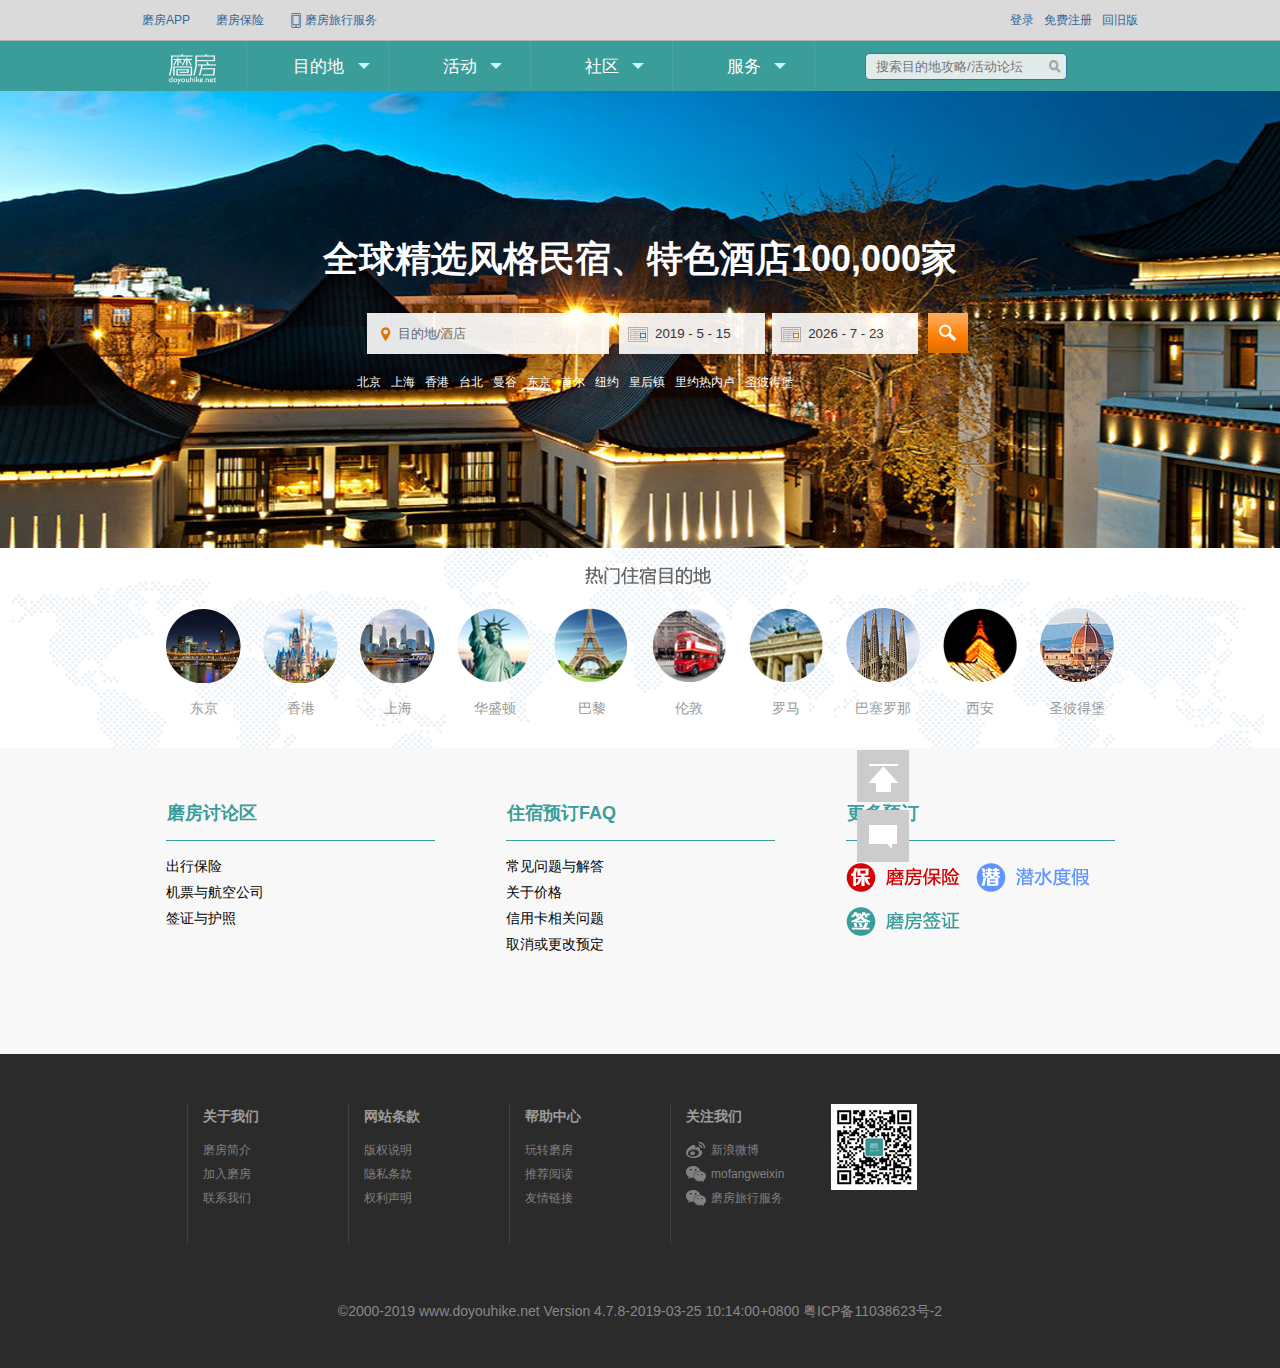
<file: 磨房住宿.html>
<!DOCTYPE html>
<html lang="en">

<head>
    <meta charset="UTF-8">
    <meta name="viewport" content="width=device-width, initial-scale=1.0">
    <meta http-equiv="X-UA-Compatible" content="ie=edge">
    <title>磨房住宿 - 磨房</title>
    <link rel="stylesheet" href="./js/css/laydate.css">
    <link rel="stylesheet" href="css/磨房住宿.css">
    <link rel="stylesheet" href="css/header_stay.css">
    <link rel="stylesheet" href="css/footer.css">
    <link rel="shortcut icon" href="favicon.ico" type="image/x-icon">
</head>

<body style="background-color: #fff;">
    <!-- 头部 -->
    <div class="top">
        <div class="top-son banxin">
            <ul class="left">
                <li><a href="mofangApp.html" target="_blank">磨房APP</a></li>
                <li><a href="#">磨房保险</a></li>
                <li><a href="#"><img src="./img/topshouji.png" alt=""></a>
                    <a href="#">磨房旅行服务</a></li>
            </ul>
            <ul class="right">
                <li><a href="./login/login.html">登录</a></li>
                <li><a href="./register.html">免费注册</a></li>
                <li><a href="#">回旧版</a></li>
            </ul>
        </div>
    </div>
    <!--顶部结束-->


    <!--logo开始-->
    <!--<div class="log">
            <div class="maincontant banxin">
                <a href="#"><img src="./img/logo_new.gif" alt=""></a>
            </div>
        </div>-->
    <!--logo结束-->


    <!--导航栏开始-->
    <div class="nav">
        <div class="hander chongfu banxin">
            <ul>
                <!-- <li ><a href="#" class="logA">首页</a></li> -->
                <li style="width: 103px;" id="go_shouye"><img src="./img/htmlImages/MF_log_new_20131202.png" alt=""></li>
                <li>
                    <a href="#" >目的地</a>
                    <div class="SJ"></div>
                    <div class="destination">
                        <div class="destination-S">
                            <ul id="u1">
                                <div class="HW">
                                    <a href="./Route.html">户外线路</a>
                                </div>
                                <div class="mu">
                                    <div><a href="#">南京玄武湖公园露营</a><span>|</span></div>
                                    <div><a href="#">武汉古琴台小环线徒步</a></div><span>|</span>
                                    <div><a href="#">杭州普陀山自驾</a><span>|</span></div>
                                    <div><a href="#">深圳溪涌-坝光村骑行</a><span>|</span></div>
                                    <div><a href="#">更多...</a></div>
                                </div>
                            </ul>
                            <ul id="u2">
                                <div class="HW">
                                    <a href="./guide.html">户外指南</a>
                                </div>
                                <div class="mu">
                                    <div><a href="#">徒步</a><span>|</span></div>
                                    <div><a href="#">潜水</a></div>
                                    <div><a href="#">骑行</a><span>|</span></div>
                                    <div><a href="#">安全</a></div>

                                </div>
                            </ul>
                            <ul id="u3">
                                <div class="HW">
                                    <a href="./destination.html">热门目的地</a>
                                </div>
                                <div class="mu">
                                    <div><a href="#">贝加尔湖</a><span>|</span></div>
                                    <div><a href="#">南疆</a></div>
                                    <div><a href="#">尼泊尔</a><span>|</span></div>
                                    <div><a href="#">新西兰</a><span>|</span></div>
                                    <div><a href="#">更多...</a></div>
                                </div>
                            </ul>
                        </div>
                    </div>
                </li>
                <li><a href="#">活动</a>
                    <div class="SJ"></div>
                    <div class="activity">
                        <div class="activityS">
                            <ul>
                                <div class="mate">
                                    <a href="./activity.html">活动约伴</a>
                                </div>
                            </ul>
                            <ul>
                                <div class="ride">
                                    <a href="./activity.html">大型活动</a>
                                </div>
                                <a href="#">百公里</a>
                                <span>|</span>
                                <a href="#">200公里骑行</a>
                                <p><a href="#">活动相册</a></p>
                            </ul>
                            <ul>
                                <div class="brilliant">
                                    <a href="./laojie.html" id="color">
                                        磨房活动
                                    </a>
                                </div>
                                <p><a href="#">远方的精彩</a></p>
                            </ul>
                        </div>
                    </div>
                </li>
                <li>
                    <a href="#">社区</a>
                    <div class="SJ"></div>
                    <div class="community">
                        <div class="communityS">
                            <ul>
                                <div class="forum">
                                    <a href="#">论坛</a>
                                </div>
                                <div class="lists">
                                    <div><a href="#">长假远行</a></div>
                                    <div>|</div>
                                    <div><a href="#">异域之旅</a></div>
                                    <div>|</div>
                                    <div><a href="#">自驾之路</a></div>
                                    <div>|</div>
                                    <div><a href="#">驴光掠影</a></div>
                                    <div>|</div>
                                    <div><a href="#">装备论坛</a></div>
                                    <div>|</div>
                                    <div><a href="#">自然</a></div>
                                    <div><a href="#">山野</a></div>
                                    <div>|</div>
                                    <div><a href="#">自行车</a></div>
                                    <div>|</div>
                                    <div><a href="#">越跑越野</a></div>
                                    <div>|</div>
                                    <div><a href="#">溪涧运动</a></div>
                                    <div>|</div>
                                    <div><a href="#">休闲</a></div>
                                    <div>|</div>
                                    <div><a href="#">游泳</a></div>
                                    <div>|</div>
                                    <div><a href="#">小驴在野</a></div>
                                    <div>|</div>
                                    <div><a href="#">高寒地带</a></div>
                                    <div>|</div>
                                    <div><a href="#">潜水</a></div>
                                    <div>|</div>
                                    <div><a href="#">水上运动</a></div>
                                    <div>|</div>
                                    <div><a href="#">天外飞仙</a></div>
                                    <div>|</div>
                                    <div><a href="#">通讯与导航航拍视界</a></div>
                                </div>
                                <div class="home">
                                    <div><a href="#">安全回家</a></div>
                                    <div>|</div>
                                    <div><a href="#">站务处理</a></div>
                                    <div>|</div>
                                    <div><a href="#">磨房公益</a></div>
                                    <div>|</div>
                                    <div><a href="#">磨房茶舍</a></div>
                                    <div>|</div>
                                    <div><a href="#">与食巨近</a></div>
                                    <div>|</div>
                                    <div><a href="#">Do You Hike ?</a></div>
                                    <div>|</div>
                                    <div><a href="#">磨房15周年</a></div>
                                    <div>|</div>
                                    <div><a href="#">廉价航空</a></div>
                                    <div>|</div>
                                    <div><a href="#">签证与护照</a></div>
                                    <div>|</div>
                                    <div><a href="#">出行保险</a></div>
                                    <div>|</div>
                                    <div><a href="#">百公里</a></div>
                                    <div>|</div>
                                    <div><a href="#">200公里骑行</a></div>
                                    <div>|</div>
                                    <div><a href="#">发现广州</a></div>
                                    <div>|</div>
                                    <div><a href="#">户外资讯</a></div>
                                    <div>|</div>
                                    <div><a href="#">更多副版...</a></div>
                                </div>
                            </ul>
                            <ul>
                                <div class="city">
                                    <a href="#">城市</a>
                                </div>
                                <div class="morecity">
                                    <div><a href="#">深圳</a></div>
                                    <div>|</div>
                                    <div><a href="#">广州</a></div>
                                    <div>|</div>
                                    <div><a href="#">东莞</a></div>
                                    <div>|</div>
                                    <div><a href="#">上海</a></div>
                                    <div>|</div>
                                    <div><a href="#">北京</a></div>
                                    <div>|</div>
                                    <div><a href="#">惠州</a></div>
                                    <div>|</div>
                                    <div><a href="#">成都</a></div>
                                    <div>|</div>
                                    <div><a href="#">佛山</a></div>
                                    <div>|</div>
                                    <div><a href="#">中山</a></div>
                                    <div>|</div>
                                    <div><a href="#">杭州</a></div>
                                    <div>|</div>
                                    <div><a href="#">更多城市...</a></div>
                                    <div>|</div>
                                </div>
                            </ul>
                            <ul>
                                <div class="ring">
                                    <a href="#">圈子</a>
                                </div>
                            </ul>
                            <ul>
                                <div class="topic">
                                    <a href="#">
                                        专题
                                    </a>
                                </div>
                                <div class="find">
                                    <div><a href="#">ISPO</a></div>
                                    <div>|</div>
                                    <div><a href="#">发现新加坡</a></div>
                                    <div>|</div>
                                    <div><a href="#">亚洲户外展</a></div>
                                    <div>|</div>
                                    <div><a href="#">索尼酷拍</a></div>
                                    <div>|</div>
                                    <div><a href="#">大鹏国际户外嘉年华</a></div>
                                    <div>|</div>
                                    <div><a href="#">班夫电影</a></div>
                                </div>
                            </ul>
                        </div>
                    </div>
                </li>
                <li><a href="#">服务</a>
                    <div class="SJ"></div>
                    <div class="serve">
                        <div class="serveS">
                            <ul>
                                <div class="book">
                                    <a href="#">旅行预订</a>
                                </div>
                                <div class="insure">
                                    <div><a href="#">保险</a></div>
                                    <div>|</div>
                                    <div><a href="#">住宿</a></div>
                                </div>
                            </ul>
                            <ul>
                                <div class="groceries">
                                    <a href="#">杂货</a>
                                </div>
                                <div class="old">
                                    <div><a href="#">老街</a></div>
                                    <div>|</div>
                                    <div><a href="#">磨房淘宝店</a></div>
                                </div>
                            </ul>
                        </div>
                    </div>
                </li>
            </ul>
            <div class="reach">
                <input type="text" placeholder="搜索目的地攻略/活动论坛">
                <img src="./img/nav-reach.png" alt="">
            </div>
        </div>
    </div>
    <!--导航栏开始-->
    <!-- 中部（搜索部分） -->
    <div class="banner">
        <p class="text">全球精选风格民宿、特色酒店100,000家</p>
        <div class="search">
            <div class="search_top">
                <input type="text" placeholder="目的地/酒店" title="目的地 / 酒店" class="search_text search_input">


                <input type="text" class="search_input check_in laydate-icon"
                    onclick="laydate({istime: true, format: 'YYYY-MM-DD'})" value="2019 - 5 - 15"
                    onkeyup="this.value=this.value.replace(/\D/g,'')"
                    onafterpaste="this.value=this.value.replace(/\D/g,'')" / readonly="readonly">


                <input type="text" id="laydateInput" class="search_input check_out" placeholder='1'
                    onkeyup="this.value=this.value.replace(/\D/g,'')"
                    onafterpaste="this.value=this.value.replace(/\D/g,'')" / readonly="readonly">

                <!-- 日历 -->
                <div class="select-date" style="display: none;">
                    <div class="select-date-header">
                        <ul class="heade-ul">
                            <li class="header-item header-item-one">
                                <select name="" id="yearList">
                                    <option value="1990年">1990年</option>
                                    <option value="1991年">1991年</option>
                                    <option value="1992年">1992年</option>
                                    <option value="1993年">1993年</option>
                                    <option value="1994年">1994年</option>
                                    <option value="1995年">1995年</option>
                                    <option value="1996年">1996年</option>
                                    <option value="1997年">1997年</option>
                                    <option value="1998年">1998年</option>
                                    <option value="1999年">1999年</option>
                                    <option value="2000年">2000年</option>
                                    <option value="2001年">2001年</option>
                                    <option value="2002年">2002年</option>
                                    <option value="2003年">2003年</option>
                                    <option value="2004年">2004年</option>
                                    <option value="2005年">2005年</option>
                                    <option value="2006年">2006年</option>
                                    <option value="2007年">2007年</option>
                                    <option value="2008年">2008年</option>
                                    <option value="2009年">2009年</option>
                                    <option value="2010年">2010年</option>
                                    <option value="2011年">2011年</option>
                                    <option value="2012年">2012年</option>
                                    <option value="2013年">2013年</option>
                                    <option value="2014年">2014年</option>
                                    <option value="2015年">2015年</option>
                                    <option value="2016年">2016年</option>
                                    <option value="2017年">2017年</option>
                                    <option value="2018年">2018年</option>
                                    <option value="2019年">2019年</option>
                                    <option value="2020年">2020年</option>
                                    <option value="2021年">2021年</option>
                                    <option value="2022年">2022年</option>
                                    <option value="2023年">2023年</option>
                                    <option value="2024年">2024年</option>
                                    <option value="2025年">2025年</option>
                                    <option value="2026年">2026年</option>
                                    <option value="2027年">2027年</option>
                                    <option value="2028年">2028年</option>
                                    <option value="2029年">2029年</option>
                                    <option value="2030年">2030年</option>
                                    <option value="2031年">2031年</option>
                                    <option value="2032年">2032年</option>
                                    <option value="2033年">2033年</option>
                                    <option value="2034年">2034年</option>
                                    <option value="2035年">2035年</option>
                                    <option value="2036年">2036年</option>
                                    <option value="2037年">2037年</option>
                                    <option value="2038年">2038年</option>
                                    <option value="2039年">2039年</option>
                                    <option value="2040年">2040年</option>
                                    <option value="2041年">2041年</option>
                                    <option value="2042年">2042年</option>
                                    <option value="2043年">2043年</option>
                                    <option value="2044年">2044年</option>
                                    <option value="2045年">2045年</option>
                                    <option value="2046年">2046年</option>
                                    <option value="2047年">2047年</option>
                                    <option value="2048年">2048年</option>
                                    <option value="2049年">2049年</option>
                                    <option value="2050年">2050年</option>
                                    <option value="2051年">2051年</option>
                                    <option value="2052年">2052年</option>
                                    <option value="2053年">2053年</option>
                                    <option value="2054年">2054年</option>
                                    <option value="2055年">2055年</option>
                                    <option value="2056年">2056年</option>
                                    <option value="2057年">2057年</option>
                                    <option value="2058年">2058年</option>
                                    <option value="2059年">2059年</option>
                                    <option value="2060年">2060年</option>
                                    <option value="2061年">2061年</option>
                                    <option value="2062年">2062年</option>
                                    <option value="2063年">2063年</option>
                                    <option value="2064年">2064年</option>
                                    <option value="2065年">2065年</option>
                                    <option value="2066年">2066年</option>
                                    <option value="2067年">2067年</option>
                                    <option value="2068年">2068年</option>
                                    <option value="2069年">2069年</option>
                                    <option value="2070年">2070年</option>
                                    <option value="2071年">2071年</option>
                                    <option value="2072年">2072年</option>
                                    <option value="2073年">2073年</option>
                                    <option value="2074年">2074年</option>
                                    <option value="2075年">2075年</option>
                                    <option value="2076年">2076年</option>
                                    <option value="2077年">2077年</option>
                                    <option value="2078年">2078年</option>
                                    <option value="2079年">2079年</option>
                                    <option value="2080年">2080年</option>
                                    <option value="2081年">2081年</option>
                                    <option value="2082年">2082年</option>
                                    <option value="2083年">2083年</option>
                                    <option value="2084年">2084年</option>
                                    <option value="2085年">2085年</option>
                                    <option value="2086年">2086年</option>
                                    <option value="2087年">2087年</option>
                                    <option value="2088年">2088年</option>
                                    <option value="2089年">2089年</option>
                                    <option value="2090年">2090年</option>
                                    <option value="2091年">2091年</option>
                                    <option value="2092年">2092年</option>
                                    <option value="2093年">2093年</option>
                                    <option value="2094年">2094年</option>
                                    <option value="2095年">2095年</option>
                                    <option value="2096年">2096年</option>
                                    <option value="2097年">2097年</option>
                                    <option value="2098年">2098年</option>
                                </select>
                            </li>
                            <li class="header-item header-item-two" onselectstart="return false">
                                <select name="" id="monthList">
                                    <option value="1月">1月</option>
                                    <option value="2月">2月</option>
                                    <option value="3月">3月</option>
                                    <option value="4月">4月</option>
                                    <option value="5月">5月</option>
                                    <option value="6月">6月</option>
                                    <option value="7月">7月</option>
                                    <option value="8月">8月</option>
                                    <option value="9月">9月</option>
                                    <option value="10月">10月</option>
                                    <option value="11月">11月</option>
                                    <option value="12月">12月</option>
                                </select>
                            </li>
                            <li class="header-item header-item-three" onselectstart="return false">
                                <span class="reback">回到今天</span>
                            </li>
                        </ul>
                    </div>
                    <div class="select-date-body">
                        <ul class="week-list">
                            <li>日</li>
                            <li>一</li>
                            <li>二</li>
                            <li>三</li>
                            <li>四</li>
                            <li>五</li>
                            <li>六</li>
                        </ul>
                        <ul class="day-tabel">
                            <li class="tabel-line">
                                <ul class="tabel-ul">
                                    <li class="tabel-li preDays">28</li>
                                    <li class="tabel-li preDays">29</li>
                                    <li class="tabel-li preDays">30</li>
                                    <li class="tabel-li">1</li>
                                    <li class="tabel-li">2</li>
                                    <li class="tabel-li">3</li>
                                    <li class="tabel-li weekColor">4</li>
                                </ul>
                            </li>
                            <li class="tabel-line">
                                <ul class="tabel-ul">
                                    <li class="tabel-li weekColor">5</li>
                                    <li class="tabel-li">6</li>
                                    <li class="tabel-li">7</li>
                                    <li class="tabel-li">8</li>
                                    <li class="tabel-li">9</li>
                                    <li class="tabel-li active">10</li>
                                    <li class="tabel-li weekColor">11</li>
                                </ul>
                            </li>
                            <li class="tabel-line">
                                <ul class="tabel-ul">
                                    <li class="tabel-li weekColor">12</li>
                                    <li class="tabel-li">13</li>
                                    <li class="tabel-li">14</li>
                                    <li class="tabel-li">15</li>
                                    <li class="tabel-li">16</li>
                                    <li class="tabel-li">17</li>
                                    <li class="tabel-li weekColor">18</li>
                                </ul>
                            </li>
                            <li class="tabel-line">
                                <ul class="tabel-ul">
                                    <li class="tabel-li weekColor">19</li>
                                    <li class="tabel-li">20</li>
                                    <li class="tabel-li">21</li>
                                    <li class="tabel-li">22</li>
                                    <li class="tabel-li">23</li>
                                    <li class="tabel-li">24</li>
                                    <li class="tabel-li weekColor">25</li>
                                </ul>
                            </li>
                            <li class="tabel-line">
                                <ul class="tabel-ul">
                                    <li class="tabel-li weekColor">26</li>
                                    <li class="tabel-li">27</li>
                                    <li class="tabel-li">28</li>
                                    <li class="tabel-li">29</li>
                                    <li class="tabel-li">30</li>
                                    <li class="tabel-li">31</li>
                                    <li class="tabel-li nextDay">1</li>
                                </ul>
                            </li>
                        </ul>
                    </div>
                </div>
                <button></button>
            </div>
            <ul class="name_search">
                <li>北京</li>
                <li>上海</li>
                <li>香港</li>
                <li>台北</li>
                <li>曼谷</li>
                <li>东京</li>
                <li>首尔</li>
                <li>纽约</li>
                <li>皇后镇</li>
                <li>里约热内卢</li>
                <li>圣彼得堡</li>
            </ul>
        </div>
    </div>
    <!-- 热门住宿地 -->
    <div class="hots">
        <ul class="dest_seatch">
            <li><img src="./img/dongjing.png" alt="">
                <p>东京</p>
            </li>
            <li><img src="./img/xianggang.png" alt="">
                <p>香港</p>
            </li>
            <li><img src="./img/shanghai.png" alt="">
                <p>上海</p>
            </li>
            <li><img src="./img/huashengdun.png" alt="">
                <p>华盛顿</p>
            </li>
            <li><img src="./img/bali.png" alt="">
                <p>巴黎</p>
            </li>
            <li><img src="./img/lundun.png" alt="">
                <p>伦敦</p>
            </li>
            <li><img src="./img/luoma.png" alt="">
                <p>罗马</p>
            </li>
            <li><img src="./img/basailuona.png" alt="">
                <p>巴塞罗那</p>
            </li>
            <li><img src="./img/xian.png" alt="">
                <p>西安</p>
            </li>
            <li><img src="./img/shengbidebao.png" alt="">
                <p>圣彼得堡</p>
            </li>
        </ul>
    </div>
    <!-- 讨论区 -->
    <div class="help" style=" background-color: #f8f8f8;">
        <div class="links">
            <div class="hotelhelp">
                <h2>磨房讨论区</h2>
                <ul>
                    <li><a href="#">出行保险</a></li>
                    <li><a href="#">机票与航空公司</a></li>
                    <li><a href="#">签证与护照</a></li>
                </ul>
            </div>
            <div class="hotelhelp mid">
                <h2>住宿预订FAQ</h2>
                <ul>
                    <li><a href="#">常见问题与解答</a></li>
                    <li><a href="#">关于价格</a></li>
                    <li><a href="#">信用卡相关问题</a></li>
                    <li><a href="#">取消或更改预定</a></li>
                </ul>
            </div>
            <div class="hotelhelp">
                <h2>更多预订</h2>
                <a href="javascript:void(0)" class="yuding bx"></a>
                <a href="javascript:void(0)" class="yuding dj"></a>
                <a href="javascript:void(0)" class="yuding qz"></a>

            </div>
        </div>
    </div>

    <!-- 底部 -->
    <footer>
        <div class="footerContent">
            <div class="help" style="background-color: #2b2b2b">
                <dl class="first">
                    <dt>关于我们</dt>
                    <dd><a href="javascript:;">磨房简介</a></dd>
                    <dd><a href="javascript:;">加入磨房</a></dd>
                    <dd><a href="javascript:;">联系我们</a></dd>
                </dl>
                <dl>
                    <dt>网站条款</dt>
                    <dd><a href="javascript:;">版权说明</a></dd>
                    <dd><a href="javascript:;">隐私条款</a></dd>
                    <dd><a href="javascript:;">权利声明</a></dd>
                </dl>
                <dl>
                    <dt>帮助中心</dt>
                    <dd><a href="javascript:;">玩转磨房</a></dd>
                    <dd><a href="javascript:;">推荐阅读</a></dd>
                    <dd><a href="javascript:;">友情链接</a></dd>
                </dl>
                <dl class="last">
                    <dt>关注我们</dt>
                    <dd class="sina"><a href="#">新浪微博</a></dd>
                    <dd class="mfweixin">
                        <a href="javascript:void(0);">mofangweixin
                            <img alt="磨房微信" class="weixinqr" src="img/htmlImages/bottom_weiin.png">
                        </a>
                    </dd>
                    <dd class="mflvxing">
                        <a href="http://www.doyouhike.net/forum/backpacking/2323638,0,0,0.html">磨房旅行服务</a>
                    </dd>
                </dl>
                <p>
                    <img class="bottom_lvxing_img" title="磨房旅行服务二维码" alt="磨房旅行服务二维码"
                        src="img/htmlImages/bottom_lvxing.jpg"></p>
                <p class="clear"></p>
            </div>
            <p class="copyright">
                ©2000-2019 www.doyouhike.net Version 4.7.8-2019-03-25 10:14:00+0800 粤ICP备11038623号-2
            </p>
        </div>
    </footer>


    <!-- 两个按钮 -->
    <a href="javascript:void(0)" id="go_top"></a>
    <a href="javascript:void(0)" id="call_me"></a>

    <script src="js/common.js"></script>
    <script src="js/jquery-1.12.4.js"></script>
    <script src="js/header_stay.js"></script>
    <script src="js/footer_stay.js"></script>
    <!-- -------------------------------- -->
    <script src="./js/laydate.js"></script>
    <script src="./js/js/laydate.js"></script>


    <!-- 少许样式 -->
    <script>
        var list = document.querySelectorAll('.name_search li')
        var ipt = document.querySelector('.search_text')
        // var imgs = document.querySelectorAll(".hots img")
        // for (var i = 0; i < imgs.length; i++) {
        //     imgs[i].onmouseover = function () {
        //         this.style.opacity = 0.5
        //     }
        //     imgs[i].onmouseout = function () {
        //         this.style.opacity = 1
        //     }
        // }
        for (var i = 0; i < list.length; i++) {
            list[i].onclick = function () {
                ipt.value = this.textContent
            }
        }

    </script>

    <script>
        var $imgs = $('.hots img')
        $(function () {
            $imgs.mouseenter(function () {
                $(this).animate({
                    opacity: 0.5
                }, 400)
            })
            $imgs.mouseleave(function () {
                $(this).animate({
                    opacity: 1
                }, 400)
            })
            
            $('#go_shouye').on('click',function(){
                location.href='./index.html'
            })

            $('.HW a').on('click',function(){
                location.href='./Route.html'
            })
        })
        
    </script>
</body>

</html>
</file>
<file: css/index_base.css>
/* 初始化代码开始 */
html,
body,
h1,
h2,
h3,
p,
ul,
li,
ol,
input,
a,
img,
dl,
dd {
    margin : 0;
    padding: 0;
}

a {
    text-decoration: none;

}

/* a:hover {
    color:#e33333;
} */
ul,
ol,
li {
    list-style: none;
}

input,
img {
    border        : none;
    outline       : none;
    vertical-align: middle;
}

body {
    font-size       : 12px;
    background-color: white;
    font-weight     : 400;
    font-family     : "微软雅黑", Consolas, "Courier New", monospace;
}

/* 那里要设置文字颜色为红,就在那里添加这个类. */
.fontColorRed {
    color: red;
}

/* 清除浮动带来的影响的代码 */
.clearfix::after {
    content   : ".";
    height    : 0;
    display   : block;
    clear     : both;
    visibility: hidden;
}

.clearfix {
    *zoom: 1;
}
</file>
<file: css/header.css>
/*初始化代码开始*/
html,
body,
h1,
h2,
h3,
p,
ul,
li,
ol,
input,
a,
img {
    margin : 0;
    padding: 0;
}

a {
    text-decoration: none;

}

a:hover {
    color: #e33333;
}

ul,
ol,
li {
    list-style: none;
}

input,
img {
    border        : none;
    outline       : none;
    vertical-align: middle;
}

body {
    font-size       : 12px;
    background-color: #f0f3ef;
    font-weight     : 400;
    font-family     : "微软雅黑", Consolas, "Courier New", monospace;
}

/* 那里要设置文字颜色为红,就在那里添加这个类. */
.fontColorRed {
    color: red;
}

/* 清除浮动带来的影响的代码 */
.clearfix::after {
    content   : ".";
    height    : 0;
    display   : block;
    clear     : both;
    visibility: hidden;
}

.clearfix {
    *zoom: 1;
}

.banxin {
    width : 996px;
    margin: 0 auto;
}

/*顶部开始*/
.top {
    width           : 100%;
    height          : 40px;
    background-color: #dadada;
    border-bottom   : 1px solid #b6b4b6;
}

.top-son {
    line-height: 40px;
}

.top-son a {
    color: #336699;
}

.top.left {
    float: left;
}

.top .left li {
    float       : left;
    margin-right: 26px;
}

.top .left li:nth-child(3) a:nth-child(1) img {
    width : 12px;
    height: 15px;

}

.top .left li a:hover {
    text-decoration: underline;
}

.top .right {
    float: right;
}

.top .right li {
    float      : left;
    margin-left: 10px;
}

/*顶部结束*/


/*logo 开始*/
.log {
    width     : 100%;
    height    : 92px;
    background: #f0f0f0;
}

.maincontant {
    line-height: 92px;
    text-align : center;
}

/*logo 结束*/


/*导航栏开始*/
.nav {
    width           : 100%;
    height          : 50px;
    background-color: #3a9d9a;
    line-height     : 50px;
}

.hander ul li {
    float           : left;
    font-size       : 17px;
    width           : 140px;
    height          : 48px;
    text-align      : center;
    /* font-weight  : 700; */
    border-left     : 1px solid #3a9d9a;
    border-right    : 1px solid #49a6a5;
    position        : relative;
    border-top      : 1px solid #3a9d9a;
    border-bottom   : 1px solid #3a9d9a;
}

.hander ul li a {
    color: white;
}

.hander ul li:nth-child(1) {
    background-color: #28898d;
    width           : 140px;
}

.SJ {
    position    : absolute;
    top         : 22px;
    left        : 100px;
    width       : 0;
    height      : 0;
    border-width: 6px;
    border-color: #c4f7ff #3a9d9a #3a9d9a #3a9d9a;
    border-style: solid;
}

.hander ul li:nth-child(2) .SJ {
    left: 110px;
}

.hander .reach {
    position     : relative;
    float        : left;
    margin-left  : 50px;
    border       : 1px solid #317798;
    top          : 12px;
    border-radius: 5px;
    overflow     : hidden;
    width        : 200px;
    height       : 25px;

}

.hander input {
    position        : absolute;
    left            : 0;
    top             : 0;
    width           : 190px;
    height          : 100%;
    background-color: #e1ebea;
    padding-left    : 10px;
}

.hander img {
    position: absolute;
    top     : 2px;
    right   : 0;
}

.destination {
    position    : absolute;
    width       : 309px;
    height      : 244px;
    border      : 1px solid #c0c0c0;
    padding-top : 28px;
    padding-left: 30px;
    top         : 49px;
    left        : -1px;
    display     : none;
    z-index     : 10;
}

.destination-S {
    width   : 100%;
    height  : 100%;
    position: relative;
}


.destination-S #u1 {
    width : 290px;
    height: 81px;
}

#u1 {
    line-height  : normal;
    font-weight  : 400;
    border-bottom: 1px solid #c0c0c0;
}

#u1 .HW {
    text-align: left;
    height    : 15px;
    width     : 100%;
}

#u1 .HW a {
    color: #0e7cbf;
}

#u1 .mu {

    margin-top: 14px;
    font-size : 12px;
}

#u1 .mu div {
    line-height: 20px;
    float      : left;
}

#u1 .mu a {
    color: #949494;
}

#u1 .mu span {
    padding: 0 8px;
}

.destination-S ul:nth-child(2) {
    width             : 290px;
    height            : 59px;
    /*background-color: red;*/
}

#u2 {
    text-align   : left;
    line-height  : normal;
    font-weight  : 400;
    border-bottom: 1px solid #c0c0c0;
    margin-top   : 15px;
    margin-bottom: 15px;
}

#u2 .HW {
    height: 15px;
    width : 100%;
}

#u2 .HW a {
    color: #0e7cbf;
}

#u2 .mu {
    margin-top: 14px;
    font-size : 12px;
}

#u2 .mu div {
    float: left;
}

#u2 .mu a {
    color: #949494;
}

#u2 .mu span {
    padding: 0 8px;
}


.destination-S ul:nth-child(3) {
    width             : 290px;
    height            : 73px;
    /*background-color: red;*/
}

#u3 {
    text-align : left;
    line-height: normal;
    font-weight: 400;
}

#u3.HW {
    height: 15px;
    width : 100%;

}

#u3 .HW a {
    color: #0e7cbf;
}

#u3 .mu {
    margin-top: 14px;
    font-size : 12px;
}

#u3 .mu div {
    float: left;
}

#u3 .mu a {
    color: #949494;
}

#u3 .mu span {
    padding: 0 8px;
}

.activity {
    position    : absolute;
    width       : 277px;
    height      : 221px;
    border      : 1px solid #949494;
    top         : 49px;
    left        : -1px;
    padding-top : 27px;
    padding-left: 36px;
    display     : none;
    z-index     : 12;
}

.activityS {
    width : 100%;
    height: 100%;
}

.activityS ul:nth-child(1) {
    height       : 34px;
    width        : 240px;
    text-align   : left;
    border-bottom: 1px solid #e0e0e0;
}

.activity .activitys ul:nth-child(1).mate {

    font-weight: 400;
}

.activity .activityS .mate a {
    color    : #0e6596;
    font-size: 15px;
}

.activityS ul:nth-child(2) {
    width        : 240px;
    height       : 80px;
    border-bottom: 1px solid #e0e0e0;
    text-align   : left;
    font-weight  : 400;
    line-height  : 16px;
    padding-top  : 17px;

}

.activity .activityS .ride a {
    color    : #0e6596;
    font-size: 15px;
}

.activity .activityS .ride {
    margin-bottom: 14px;
}

.activityS .mate {
    line-height: 15px;
    font-weight: 400;
}

.activityS ul:nth-child(2) a {
    margin-top: 14px;
    font-size : 10px;
    color     : #949494;
}

.activityS ul:nth-child(2) span {
    font-size: 10px;
}

.activityS ul:nth-child(2) p {
    margin-top: 12px;
}

.activityS ul:nth-child(3) {
    height     : 72px;
    padding-top: 16px;
    width      : 240px;
    text-align : left;
    line-height: normal;
}

.brilliant {
    text-align   : left;
    line-height  : normal;
    font-size    : 15px;
    font-weight  : 400;
    margin-bottom: 15px;
}

.activity .activityS .brilliant a {
    color: #0e6596;
}

.activityS ul:nth-child(3) p {
    font-size  : 10px;
    font-weight: 400;
}

.activityS ul:nth-child(3) p a {
    color: #949494;
}

.community {
    position    : absolute;
    top         : 49px;
    left        : -1px;
    width       : 397px;
    height      : 477px;
    border      : 1px solid #949494;
    padding-top : 27px;
    padding-left: 41px;
    display     : none;
    z-index     : 13;
}

.communityS {
    width : 366px;
    height: 100%;
}

.communityS ul {
    height       : 214px;
    width        : 366px;
    border-bottom: 1px solid #e0e0e0;
}

.communityS .forum {
    font-size    : 16px;
    text-align   : left;
    line-height  : normal;
    font-weight  : 400;
    margin-bottom: 15px;
}

.communityS .forum a {
    color: #0e65af;

}

.communityS .lists {
    text-align : left;
    line-height: normal;
    font-size  : 12px;
    font-weight: 400;
    margin-top : 24px;
    height     : 63px;
}

.communityS .lists div {
    float      : left;
    color      : #ced9ea;
    line-height: 24px;
}

.communityS .lists div a {
    color: #949494;
}

.communityS .lists div:nth-child(2n) {
    height : 11px;
    padding: 0 6px;
}

.communityS .home {
    text-align : left;
    line-height: normal;
    font-size  : 12px;
    font-weight: 400;
    height     : 60px;
    margin-top : 23px;
    line-height: 23px;
}

.home div {
    float: left;
    color: #ced9ea;
}

.home div:nth-child(2) {
    height : 11px;
    padding: 0 6px;
}

.communityS .home div a {
    color: #949494;
}

.communityS ul:nth-child(2) {
    height     : 70px;
    width      : 366px;
    padding-top: 16px;
}

.communityS ul:nth-child(2) .city {
    text-align : left;
    line-height: normal;
    font-size  : 14px;
    font-weight: 400;
}

.community .communityS ul:nth-child(2) .city a {
    color: #0e6596;
}

.morecity div {
    float      : left;
    font-weight: 400;
    font-size  : 10px;
    line-height: normal;
    text-align : left;
    line-height: 25px;
    color      : #949494;
}

.community .communityS .morecity div a {
    color: #949494;
}

.community .communityS ul:nth-child(3) {
    width        : 366px;
    height       : 50px;
    border-bottom: 1px solid #e0e0e0;
    margin-bottom: 17px;
}

.community .communityS ul:nth-child(3) .ring {
    text-align : left;
    line-height: 50px;
    font-size  : 16px;
    font-weight: 400;
}

.community .communityS ul:nth-child(3) .ring a {
    color: #0e6596;

}

.community .communityS ul:nth-child(4) {
    width : 336px;
    height: 105px;
}

.community .communityS ul:nth-child(4) .topic {
    text-align   : left;
    line-height  : normal;
    font-size    : 15px;
    font-weight  : 400;
    margin-bottom: 15px;
}

.community .communityS ul:nth-child(4) .topic a {
    color: #0e6596;
}

.community .communityS ul:nth-child(4) .find {
    line-height: normal;
    text-align : left;
    font-size  : 10px;
    font-weight: 400;
    line-height: 24px;
}

.community .communityS ul:nth-child(4) .find div {
    float: left;
    color: #949494;
}

.community .communityS ul:nth-child(4) .find div a {
    color: #949494;
}

.serve {
    display     : none;
    position    : absolute;
    width       : 225px;
    height      : 150px;
    border      : 1px solid #c0c0c0;
    top         : 49px;
    left        : -1px;
    padding-top : 27px;
    padding-left: 35px;
    z-index     : 15;
}

.serveS {
    width : 190px;
    height: 100%;
}

.serveS .book {
    text-align : left;
    line-height: normal;
    font-size  : 15px;
    font-weight: 400;
}

.serveS .book a {
    color: #0e6596;
}

.serveS .insure {
    text-align : left;
    line-height: normal;
    font-weight: 400;
    line-height: 25px;
    margin-top : 10px;
}

.serve .serveS ul:nth-child(1) {
    height       : 60px;
    width        : 188px;
    border-bottom: 1px solid #c0c0c0;
    margin-bottom: 15px;
}

.serveS ul:nth-child(1) .insure div {
    float    : left;
    color    : #949494;
    font-size: 10px;
}

.serveS ul:nth-child(1) .insure div a {
    color: #949494;
}

.serveS ul:nth-child(1) .insure div:nth-child(2) {
    padding: 0 9px;
}

.serveS ul:nth-child(2) {
    height       : 63px;
    width        : 188px;
    border-bottom: 1px solid #c0c0c0;
}

.groceries {
    line-height: normal;
    text-align : left;
    font-weight: 400;
    font-size  : 15px;

}

.serveS ul:nth-child(2) .groceries a {
    color: #0e6596;
}

.serveS ul:nth-child(2).old {
    line-height: normal;
    text-align : left;
}

.serveS ul:nth-child(2) .old div {
    color       : #949494;
    float       : left;
    margin-right: 9px;
    font-size   : 10px;
    font-weight : 400;
}

.serveS ul:nth-child(2) .old div a {
    color: #949494;
}

/*导航栏结束*/
</file>
<file: css/index.css>
.banxin {
    width : 996px;
    margin: 0 auto;
}


/*轮播图开始*/
.main {
    width           : 100%;
    height          : 330px;
    background-color: #f0f0f0;
}

.RotationChart {
    height  : 330px;
    width   : 100%;
    position: relative;
}

.RotationChart .falls {
    width : 100%;
    height: 100%;
}

.RotationChart .falls li {
    position: absolute;
    top     : 0;
    left    : 0;
}

.RotationChart .falls li:nth-child(2) {
    display: none;
}

.RotationChart .falls li:nth-child(3) {
    display: none;
}

.RotationChart .origin {
    position: absolute;
    height  : 20px;
    width   : 60px;
    bottom  : 20px;
    right   : 120px;
    z-index : 2;
    cursor  : pointer;
}

.RotationChart .origin li {
    height          : 10px;
    width           : 10px;
    background-color: white;
    float           : left;
    margin-top      : 5px;
    border-radius   : 5px;
}

.RotationChart .origin li:nth-child(1) {
    background-color: #3a9d9a;
}

.RotationChart .origin li:nth-child(2) {
    margin: 5px 12px;
}

/*轮播图结束 */

/*主要内容开始*/
.recommend {
    width           : 100%;
    height          : 340px;
    background-color: white;
    margin-top      : 20px;
}

.recommendS {
    height: 100%;
}

.recommendS-top {
    height: 64px;
    width : 100%;
}

.recommendS-top ul:nth-child(1) {
    float      : left;
    font-size  : 17px;
    line-height: 64px;
}

.recommendS-top ul:nth-child(1) a {
    color: #2b2b2b;
}

.recommendS-top ul:nth-child(2) {
    float       : right;
    margin-right: 0;
    width       : 292px;
    height      : 64px;
}

.recommendS-top ul:nth-child(2) li {
    float      : left;
    line-height: 64px;
}

.recommendS-top ul:nth-child(2) li:nth-child(1) {
    font-size: 17px;
}

.recommendS-top ul:nth-child(2) li:nth-child(1) a {
    color: #2b2b2b;
}

.recommendS-top ul:nth-child(2) li:nth-child(2) {
    margin-left: 180px;
    font-size  : 11px;
}

.recommendS-top ul:nth-child(2) li:nth-child(2) a {
    color: #2b2b2b;
}

.recommendS-middle {
    height: 278px;
    width : 100%;
}

.recommendS-middle ul li {
    float       : left;
    margin-right: 38px;
}

.recommendS-middle ul li:last-child {
    margin-right: 0px;
}

.recommendS-middle>ul>li:nth-child(1) {
    width : 312px;
    height: 100%;
}

.recommendS-middle ul li:nth-child(1) .zhuhai {
    position: relative;
    width   : 312px;
    height  : 177px;
}

.recommendS-middle ul li:nth-child(1) img {
    width : 312px;
    height: 177px;
}

.recommendS-middle ul li:nth-child(1) .from {
    position: absolute;
    bottom  : 10px;
    left    : 5px;
    color   : white;
}

.recommendS-middle ul p:nth-child(2) {
    margin-top   : 20px;
    font-size    : 15px;
    margin-bottom: 18px;
}

.recommendS-middle ul p:nth-child(2) a {
    color: #666695;
}

.recommendS-middle ul p:nth-child(3) {
    font-size: 12px;

}

.recommendS-middle ul p:nth-child(3) a {
    color: #9c9c9c;
}

.recommendS-middle>ul>li:nth-child(1) {
    width : 312px;
    height: 100%;
}

.recommendS-middle ul li:nth-child(1) img {
    width : 312px;
    height: 177px;
}

.recommendS-middle ul li:nth-child(1) p:nth-child(2) {
    margin-top   : 20px;
    font-size    : 15px;
    margin-bottom: 18px;
}

.recommendS-middle ul li:nth-child(1) p:nth-child(2) a {
    color: #666695;
}

.recommendS-middle ul li:nth-child(1) p:nth-child(3) {
    font-size: 12px;

}

.recommendS-middle ul li:nth-child(1) p:nth-child(3) a {
    color: #9c9c9c;
}

.recommendS-middle ul li:nth-child(2) {
    width : 312px;
    height: 100%;
}

.recommendS-middle ul li:nth-child(2) .chuanxi {
    position: relative;
    width   : 312px;
    height  : 177px
}

.recommendS-middle ul li:nth-child(2) .fall {
    position: absolute;
    bottom  : 10px;
    left    : 5px;
    color   : white;
}

.recommendS-middle ul li:nth-child(2) img {
    width : 312px;
    height: 177px;
}

.recommendS-middle ul li:nth-child(2) p:nth-child(2) {
    margin-top   : 20px;
    font-size    : 15px;
    margin-bottom: 18px;
}

.recommendS-middle ul li:nth-child(2) p:nth-child(2) a {
    color: #666695;
}

.recommendS-middle ul li:nth-child(2) p:nth-child(3) {
    font-size: 12px;

}

.recommendS-middle ul li:nth-child(2) p:nth-child(3) a {
    color: #9c9c9c;
}

.recommendS-middle ul li:nth-child(3) {
    width : 296px;
    height: 278px;
}



.recommendS-middle ul li:nth-child(3) div:nth-child(1) {
    width : 296px;
    height: 50px;
}

.recommendS-middle ul li:nth-child(3) ul li {
    float       : left;
    margin-right: 12px;
}

.recommendS-middle ul li:nth-child(3) div:nth-child(1) ul li img {
    width  : 50px;
    height : 50px;
    display: block;

}

.recommendS-middle ul li:nth-child(3) div:nth-child(1) li:nth-child(2) {
    width : 208px;
    height: 50px;

}

.recommendS-middle ul li:nth-child(3) div:nth-child(1) li:nth-child(2) p {
    font-size    : 13px;
    margin-bottom: 19px;
}

.recommendS-middle ul li:nth-child(3) div:nth-child(1) li:nth-child(2) p a {
    color: #666666;
}

.recommendS-middle ul li:nth-child(3) div:nth-child(1) li:nth-child(2) span:nth-child(2) {
    margin-right: 31px;
    font-size   : 7px;
}

.recommendS-middle ul li:nth-child(3) div:nth-child(1) li:nth-child(2) span:nth-child(2) a {
    color: #7d6666;
}

.recommendS-middle ul li:nth-child(3) div:nth-child(1) li:nth-child(2) span:nth-child(3) {
    font-size: 12px;
}

.recommendS-middle ul li:nth-child(3) div:nth-child(1) li:nth-child(2) span:nth-child(3) a {
    color: #9c9c9c;
}

.recommendS-middle ul li:nth-child(3) div:nth-child(1) {
    width : 296px;
    height: 50px;

    margin-bottom: 15px;
}

.recommendS-middle ul li:nth-child(3) div:nth-child(2) {
    width : 296px;
    height: 50px;

    margin-bottom: 15px;
}

.recommendS-middle ul li:nth-child(3) div:nth-child(3) {
    width : 296px;
    height: 50px;
}





.recommendS-middle ul li:nth-child(3) div:nth-child(2) ul li img {
    width  : 50px;
    height : 50px;
    display: block;
}

.recommendS-middle ul li:nth-child(3) div:nth-child(2) li:nth-child(2) {
    width : 222px;
    height: 50px;
}

.recommendS-middle ul li:nth-child(3) div:nth-child(2) li:nth-child(2) p {
    font-size    : 13px;
    margin-bottom: 19px;
}

.recommendS-middle ul li:nth-child(3) div:nth-child(2) li:nth-child(2) p a {
    color: #666666;
}

.recommendS-middle ul li:nth-child(3) div:nth-child(2) li:nth-child(2) span:nth-child(2) {
    margin-right: 24px;
    font-size   : 7px;
}

.recommendS-middle ul li:nth-child(3) div:nth-child(2) li:nth-child(2) span:nth-child(2) a {
    color: #7d6666;
}

.recommendS-middle ul li:nth-child(3) div:nth-child(2) li:nth-child(2) span:nth-child(3) {
    font-size: 12px;
}

.recommendS-middle ul li:nth-child(3) div:nth-child(2) li:nth-child(2) span:nth-child(3) a {
    color: #9c9c9c;
}




.recommendS-middle ul li:nth-child(3) div:nth-child(3) ul li img {
    width  : 50px;
    height : 50px;
    display: block;
}

.recommendS-middle ul li:nth-child(3) div:nth-child(3) li:nth-child(2) {
    width : 222px;
    height: 50px;
}

.recommendS-middle ul li:nth-child(3) div:nth-child(3) li:nth-child(2) p {
    font-size    : 13px;
    margin-bottom: 19px;
}

.recommendS-middle ul li:nth-child(3) div:nth-child(3) li:nth-child(2) p a {
    color: #666666;
}

.recommendS-middle ul li:nth-child(3) div:nth-child(3) li:nth-child(2) span:nth-child(2) {
    margin-right: 24px;
    font-size   : 7px;
}

.recommendS-middle ul li:nth-child(3) div:nth-child(3) li:nth-child(2) span:nth-child(2) a {
    color: #7d6666;
}

.recommendS-middle ul li:nth-child(3) div:nth-child(3) li:nth-child(2) span:nth-child(3) {
    font-size: 12px;
}

.recommendS-middle ul li:nth-child(3) div:nth-child(3) li:nth-child(2) span:nth-child(3) a {
    color: #9c9c9c;
}

.recommendS-middle ul li:nth-child(3) div:nth-child(4) {
    height          : 50px;
    width           : 100%;
    background-color: #fa7b00;
    margin-top      : 48px;
    line-height     : 50px;
    text-align      : center;
    font-size       : 20px;
}

.recommendS-middle ul li:nth-child(3) div:nth-child(4) a {
    color: white;
}

.hotTopic {
    height          : 345px;
    width           : 100%;
    background-color: #fff;
}

.hotTopics {
    height: 100%;
}

.hotTopicst {
    font-size  : 17px;
    height     : 54px;
    line-height: 54px;
}

.hotTopics a {
    color: #2b2b2b;
}

.place {
    width : 656px;
    height: 291px;
    float : left;
}

.place ul {
    float: left;
}

.place ul:nth-child(2) {
    width      : 321px;
    height     : 178px;
    margin-left: 20px;
}

.place ul:nth-child(2) li {
    color        : #666666;
    margin-bottom: 9px;
}

.place ul:nth-child(2) li:nth-child(1) {
    font-size  : 17px;
    font-weight: 400;

}

.place ul:nth-child(2) li:nth-child(2) {
    font-size  : 12px;
    font-weight: 400;
    color      : #9c9c9c;
}

.place ul:nth-child(3) {
    width           : 656px;
    height          : 68px;
    background-color: #fff;
    margin-top      : 47px;
}

.place ul:nth-child(3) div:nth-child(2) {
    margin-top: 30px;
    font-size : 18px;
}

.oneplay {
    float      : right;
    width      : 290px;
    height     : 291px;
    margin-left: 50px;
}

.oneplaytop {
    height     : 40px;
    width      : 100%;
    line-height: 40px;
}

.oneplaytop ul:nth-child(1) {
    float    : left;
    font-size: 15px;
}

.oneplaytop>ul:nth-child(2) {
    float    : right;
    font-size: 12px;
}

.oneplaymi {
    width : 290px;
    height: 248px;
}

.oneplaymi li {
    width        : 290px;
    height       : 50px;
    margin-bottom: 17px;
}

.oneplaymi li:nth-child(1) div {
    float: left;
}

.oneplaymi li:nth-child(1) div:nth-child(1) {
    margin-right: 10px;
}

.oneplaymi li:nth-child(1) div:nth-child(1) img {
    width : 50px;
    height: 50px;
}

.oneplaymi li:nth-child(1) div:nth-child(2) p {
    margin-bottom: 18px;
    margin-top   : 2px;
}


.oneplaymi li:nth-child(2) div {
    float: left;
}

.oneplaymi li:nth-child(2) div:nth-child(1) {
    margin-right: 10px;
}

.oneplaymi li:nth-child(2) div:nth-child(1) img {
    width : 50px;
    height: 50px;
}

.oneplaymi li:nth-child(2) div:nth-child(2) p {
    margin-bottom: 18px;
    margin-top   : 2px;
}

.oneplaymi li:nth-child(3) div {
    float: left;
}

.oneplaymi li:nth-child(3) div:nth-child(1) {
    margin-right: 10px;
}

.oneplaymi li:nth-child(3) div:nth-child(1) img {
    width : 50px;
    height: 50px;
}

.oneplaymi li:nth-child(3) div:nth-child(2) p {
    margin-bottom: 18px;
    margin-top   : 2px;
}

.oneplaymi li:nth-child(4) div {
    float: left;
}

.oneplaymi li:nth-child(4) div:nth-child(1) {
    margin-right: 10px;
}

.oneplaymi li:nth-child(4) div:nth-child(1) img {
    width : 50px;
    height: 50px;
}

.oneplaymi li:nth-child(4) div:nth-child(2) p {
    margin-bottom: 18px;
    margin-top   : 2px;
}

.freshly {
    height          : 960px;
    width           : 100%;
    background-color: white;
    margin-top      : 16px;
}

.freshlyS {
    height: 100%;
}

.freshlyfl {
    float : left;
    width : 706px;
    height: 960px;
}

.freshlyfl>ul>li {
    float        : left;
    margin-right : 37px;
    margin-bottom: 40px;
    width        : 196px;
    height       : 280px;
}

.freshlyfl>ul>li>.big {
    width   : 196px;
    height  : 196px;
    overflow: hidden;
}

.freshlyfl>ul>li img {
    width     : 196px;
    height    : 196px;
    cursor    : pointer;
    transition: all 0.6s;
}

.freshlyfl>ul>li>.big:hover img {
    transform: scale(1.2);
}

.freshlyfl>ul>li>p {
    margin-top   : 12px;
    font-size    : 12px;
    margin-bottom: 15px;
}

.freshlyfl>ul>li>p>a {
    color: #666666;
}

.freshlyfl>ul>li>.FY {
    font-size    : 11px;
    margin-bottom: 10px;
    width        : 196px;
    height       : 11px;
}

.freshlyfl>ul>li>.FY>a:nth-child(1) {
    float: left;
    color: #666666;
}

.freshlyfl>ul>li>.FY>a:nth-child(2) {
    float: right;
    color: #666666;
}

.freshlyfl>ul>li>.lu {
    width           : 85px;
    height          : 24px;
    background-color: #94cf72;
    position        : relative;

}

.freshlyfl>ul>li>.lu>.eye {
    width     : 20px;
    height    : 12px;
    position  : absolute;
    top       : 6px;
    left      : 10px;
    background: url("../img/index_icon.png") no-repeat -2px -44px;
}

.freshlyfl>ul>li>.lu>p {
    font-size: 11px;
    color    : white;
    position : absolute;
    top      : 6px;
    left     : 40px;
}


.freshlyfr {
    float             : right;
    width             : 290px;
    height            : 619px;
    /*background-color: yellowgreen;*/
}

.subscribe {
    margin-top: 30px;
    height    : 257px;
    width     : 288px;
    border    : 1px solid #cccccc;


}

.subscribeT {
    width           : 264px;
    height          : 45px;
    background-color: #3a9d9a;
    line-height     : 45px;
    font-size       : 20px;
    padding-left    : 24px;
}

.subscribeT a {
    color: white;
}

.subscribeM {
    width      : 248px;
    height     : 118px;
    margin-top : 15px;
    margin-left: 24px;

}

.subscribeM>ul>li {
    height       : 32px;
    width        : 246px;
    border       : 1px solid #ccc;
    position     : relative;
    margin-bottom: 8px;
}

.subscribeM>ul>li>input {
    width       : 234px;
    height      : 100%;
    padding-left: 12px;
}

.subscribeM .HE {
    display         : none;
    width           : 246px;
    height          : 234PX;
    background-color: red;
}

.Paris {
    position  : absolute;
    top       : 32px;
    left      : -1px;
    width     : 246px;
    height    : 283px;
    border    : 1px solid #ccc;
    border-top: none;
    display   : none;
    z-index   : 66;
}

.Bangkok {
    width        : 236px;
    height       : 32px;
    line-height  : 32px;
    font-size    : 12px;
    font-weight  : 700;
    padding-left : 10px;
    border-bottom: 1px solid #ccc;
    border-top   : 1px solid skyblue;
}

.Bangkok a {
    color: #000;
}

#HK {
    height      : 240px;
    width       : 236px;
    padding-top : 5px;
    padding-left: 5px;
}

#HK>ul>li {
    width      : 116px;
    height     : 23px;
    line-height: 23px;
    font-size  : 12px;
    z-index    : 10;
    float      : left;
}

#HK>ul>li>a {
    color: #666;
}

.free {
    width      : 247px;
    height     : 25px;
    line-height: 25px;
    margin-top : 11px;
    margin-left: 24px;
}

.free>ul {
    float: left;
}

.free>ul>a {
    color: #3a9d9a;
}

.free>ul:nth-child(2) {
    width           : 63px;
    height          : 25px;
    background-color: #fa7b00;
    text-align      : center;
    margin-left     : 16px;
    font-weight     : 700;
    letter-spacing  : 5px;
}

.free>ul:nth-child(2)>a {
    color: white;
}

.mali {
    width      : 247px;
    height     : 29px;
    margin-top : 13px;
    margin-left: 24px;
    border-top : 1px solid #ccc;
    line-height: 29px;
    font-size  : 12px;
}

.barCode {
    height          : 110px;
    width           : 291px;
    background-color: pink;
    margin-top      : 33px;
}

.barCode>ul {
    float: left;
}

.exert {
    width     : 291px;
    height    : 144px;
    margin-top: 36px;
}

.exert>ul>li>a {
    color: #666666;
}

.exert>ul>li:nth-child(1) {
    font-size    : 15px;
    color        : #000;
    margin-bottom: 13px;
}

.exert>ul>li:nth-child(n+2) {
    font-size  : 12px;
    height     : 24px;
    line-height: 24px;
}

.show {
    width           : 100%;
    height          : 129px;
    margin-top      : 33px;
    background-color: white;
}

.showS {
    height: 129px;
}

.showS>ul>li {
    float       : left;
    margin-right: 20px;
}

/*主要内容结束*/
</file>
<file: css/footer.css>
footer {
    min-width: 996px;
    background: #2b2b2b;
    padding: 50px 0 40px;
    width: auto!important;
    color: #888;
    text-align: center;
}

footer .help{
    width: 996px;
    margin: 0 auto 50px;
    text-align: left;
}

footer .help dl {
    float: left;
    width: 145px;
    height: 140px;
    padding-left: 15px;
    border-left: 1px solid #404040;
}

footer .help dl.first {
    margin-left: 45px;
}

footer .help dt {
    font-size: 14px;
    padding-bottom: 10px;
    color: #9c9c9c;
    line-height: 24px;
    font-weight: bold;
}

footer .help dd {
    line-height: 24px;
}

footer .help  dd a {
    color: #818181;
}

.last {
    margin-right: 0!important;
}

.sina {
    padding-left: 25px;
    background: url("../img/bottom_sina.gif") 0 center no-repeat;
}

footer .help dd.mfweixin, footer .help dd.mflvxing {
    padding-left: 25px;
    position: relative;
    background: url(../img/bottom_weixin.gif) 0 center no-repeat;
}

footer .help dd.mfweixin .weixinqr {
    border: 3px solid #fff;
    position: absolute;
    left: 25px;
    top: 22px;
    display: none;
    z-index: 500;
}

footer .help dd.mfweixin:hover a.weixinqr {
    display: block;
}

.help dd.mfweixin a:hover .weixinqr {
    display: block;
}

footer p {
    line-height: 24px;
    padding-bottom: 5px;
    font-size: 14px;
}

footer .bottom_lvxing_img {
    width: 86px;
    height: 86px;
    display: block;
}

.clear {
    clear: both;
    height: 0px;
    line-height: 0px;
    font-size: 0px;
}

a#go-top {
    position: fixed;
    right: 94px;
    top: 485px;
    display: none;
}

a#feedback {
    position: fixed;
    display: block;
    right: 94px;
    top: 545px;
}

a#go-top, a#feedback {
    background: #37a19e url(../img/gotop.gif) no-repeat -52px 0;
    width: 52px;
    height: 52px;
    text-align: center;
    line-height: 1000px;
    text-decoration: none;
    overflow: hidden;
    color: #999;
    font-size: 0.1px;
}

a#feedback {
    background-position: -52px -53px;
}

a#go-top:hover {
    background-position: 0 0;
}

a#feedback:hover {
    background-position: 0 -53px;
}
</file>
<file: js/css/laydate_index.css>
*{
	margin: 0;
	padding: 0;
}
li{
	list-style: none;
}
.icon{
	position: absolute;
	top: 5px;
	right: 5px;
	height: 25px;
	width: 25px;
	background: #fff;
}
.laydate-box{
	height: 34px;
	width: 154px;
	border: none;
	margin: 100px 0 0 200px;	
	position: relative;
}
/* #laydateInput{
	outline: none;
	display: block;
	height: 30px;
	width: 150px;
	font-size: 16px;
	line-height: 30px;	
} */
.select-date{
	position: absolute;
	left: 1185px;
	top:1443px;
	width: 266px;
	height: 265px;
	border: 1px solid #58abff;
	background-color: #fff;
	display: none;
}
.select-date-header{
	height: 48px;
	border-bottom: 1px solid #58abff;
}
.heade-ul{
	height: 49px;
}
.header-item{
	height: 28px;
	float: left;
	margin-top: 9px;
}
.header-item select{
	height: 28px;
}
.header-item-one select{
	width: 68px;
	margin-left: 10px;
	height: 30px;
	outline: none;
}
.header-item-one{
	height: 30px;
}
.header-item-two i{
	display: block;
	float: left;
	height: 28px;
	width: 28px;
	line-height: 28px;
	text-align: center;
	cursor: pointer;
}
.header-item-two i{
	display: block;
	float: left;
	height: 28px;
	width: 28px;
	line-height: 28px;
	text-align: center;
	cursor: pointer;
}
.header-item-two{
	border: 1px solid #ccc;
	margin-left: 10px;
}
.header-item-two select{
	float: left;
	border: none;
	outline: none;
}
.header-item-two i:nth-child(1){
	border-right: 1px solid #ccc;
}
.header-item-two i:nth-child(3){
	border-left: 1px solid #ccc;
}
.header-item-three{
	margin-left: 30px;
	width: 73px;
}
.header-item-three span{
	display: block;
	height: 100%;
	border: 1px solid #d8d8d8;
	background: #f9f9f9;
	line-height: 28px;
	text-align: center;
	font-size: 14px;
	width: 100%;
	cursor: pointer;
}
.header-item-three span:hover{
	border-color: #388bff;
}
.header-item-three span.active{
	border-color: #388bff;
}
.week-list{
	height: 35px;
	width: 100%;
	border-bottom: 1px solid #c8cacc;
}
.week-list li{
	float: left;
	height: 35px;
	width: 35px;
	text-align: center;
	line-height: 35px;
	font-size: 15px;
	margin: 0 1px;
	/*font-weight: bold;*/
	
}
.week-list li:nth-child(7){
	color:#e02d2d
}
.week-list li:nth-child(1){
	color:#e02d2d
}
.tabel-line{
	height: 35px;
	border-bottom: 1px solid #c8cacc;
}
.tabel-ul{
	height: 35px;
}
.tabel-li{
	height: 31px;
	width: 31px;
	text-align: center;
	line-height: 31px;
	float: left;
	border: 2px solid #fff;
	margin: 0 1px;
}
.tabel-li.preDays{
	color: #bfbfbf;
}
.tabel-li.nextDay{
	color: #bfbfbf;
}
.tabel-li:hover{
	border-color: #ffbb00;
}
.tabel-li.showClick{
	border-color: #ffbb00;
}
.tabel-li.active{
	background: #ffbb00;
	color: #fff !important;	border-color:#ffbb00;
}
.tabel-li.weekColor{
	color:#e02d2d;
}
</file>
<file: css/eliminte.css>
/* 样式清除来开始 */
/* 
body {
    height: 3000px;
} */

html,
body,
input,
ul,
li,
ol,
dl,
dd,
dt,
p,
h1,
h2,
h3,
h4,
h5,
h6,
form,
fieldset,
legend,
img {
    margin: 0;
    padding: 0
}

a {
    text-decoration: none;
    color: black;
}

fieldset,
img {
    border: 0
}

ul,
ol {
    list-style: none
}

input {
    border: 0;
    /* 清除获取焦点高亮边框 */
    outline: none;
}

i {
    font-style: normal;
}

body {
    color: #333;
    font: 12px/20px "SimSun", "宋体", "Arial Narrow", HELVETICA;
    /* background: #f3f6f6; */
}

.w {
    width: 1228px;
    margin: 0 auto;
}

.clearfix::after {
    content: ".";
    display: block;
    height: 0;
    clear: both;
    visibility: hidden;
}

.clearfix {
    zoom: 1;
}

img {
    border: 0;
    outline: none;
}

/* 样式清除结束 */
/* 通用样式 */
.w {
    width: 1120px;
    margin: 0 auto;
}
</file>
<file: css/top-bottom.css>
body {
    position: relative;
    font-family: Helvetica, Tahoma, Arial, "Microsoft YaHei", "微软雅黑", STXihei, "华文细黑", Heiti, "黑体", SimSun, "宋体", sans-serif;
}

.my-head {
    width: 100%;
    height: 30px;
    background-color: #dadada;
}

.mod {
    width: 996px;
    margin: 0 auto;
    position: relative;
    top: 0;
    left: 0;
}

.left {
    position: absolute;
    top: 0px;
    left: 0px;
    height: 30px;
    padding-left: 5px;
}

.left span {
    color: #666;
    margin-top: 5px;
    float: left;
}

.left b {
    /* display: inline-block; */
    float: left;
    width: 20px;
    height: 20px;
    background: url(../img/HDrace_list_icon.png)no-repeat 0px 0px;
    margin-top: 5px;
    margin-right: 3px;
    vertical-align: middle;
}

.right {
    float: right;
}

.right span {
    color: #666;
    margin-top: 5px;
    float: right;
}

.right b {
    float: right;
    width: 20px;
    height: 20px;
    background: url(../img/HDrace_list_icon.png)no-repeat 0px -25px;
    margin-top: 4px;
    margin-right: 5px;
    vertical-align: middle;
}

.my-nav {
    width: 100%;
    height: 48px;
    background-color: #3a9d9a;
}

.my-logo {
    width: 996px;
    height: 100%;
    margin: 0 auto;
    position: relative;
}

.logo {
    position: absolute;
    top: 6px;
    left: -15px；
}

/* 头部导航结束 */

/* 右侧联系栏开始 */
#top {
    display: none;
    width: 52px;
    height: 54px;
    background: url(../img/HDgotop.gif)no-repeat -52px 1px;
    position: fixed;
    bottom: 102px;
    right: 19.5%;
    cursor: pointer;
}

#top:hover {
    background: url(../img/HDgotop.gif)no-repeat 0px 1px;
}

.contact {
    width: 52px;
    height: 54px;
    background: url(../img/HDgotop.gif)no-repeat -52px -52px;
    position: fixed;
    bottom: 42px;
    right: 19.5%;
    cursor: pointer;
}

.contact:hover {
    background: url(../img/HDgotop.gif)no-repeat 0px -52px;
}

#xin a {
    display: inline-block;
    width: 100%;
    height: 100%;
}

/* 右侧联系栏结束 */
/* 底部展示栏开始 */
.bottom {
    width: 100%;
    height: 231px;
    background-color: #2b2b2b;
    margin-top: 60px;
}

.bottom .my-bottomNav {
    width: 996px;
    height: 231px;
    margin: 0 auto;
}

.bottom .my-bottomNav ul:first-child {
    margin-left: 45px;
}

.bottom .my-bottomNav ul {
    float: left;
    width: 145px;
    height: 140px;
    box-sizing: border-box;
    border-left: 1px solid #404040;
    margin-top: 50px;
    padding-left: 15px;
}

.bottom .my-bottomNav #img a:hover,
#imgT a:hover {
    text-decoration: none
}

.bottom .my-bottomNav #img span {
    display: none;
    width: 80px;
    height: 80px;
    background-color: #fff;
    margin-left: 26px;
    box-sizing: border-box;
    padding: 3px;
}

.bottom .my-bottomNav #imgT {
    position: relative;
}

.bottom .my-bottomNav #imgT span {
    display: none;
    width: 80px;
    height: 80px;
    background-color: #fff;
    margin-left: 25px;
    position: absolute;
    padding: 3px;
}

.bottom .my-bottomNav #img span img {
    width: 74px;
    height: 74px;
}

.bottom .my-bottomNav ul li:first-child strong {
    color: #9c9c9c;
    font-size: 14px;
}

.bottom .my-bottomNav ul li a {
    display: block;
    color: #818181;
    font-size: 14px;
    height: 24px;
}

.bottom .my-bottomNav ul li a:hover {
    text-decoration: underline;
}

.bottom .my-bottomNav ul li:first-child {
    margin-bottom: 13px;
    margin-top: 2px;
}

.bottom .my-bottomNav ul:last-child {
    border-left: 0;
    padding-left: 0px;
}

.bottom .my-bottomNav ul:last-child>li {
    margin-top: 0px;
}

.bottom .my-bottomNav ul .md {
    vertical-align: middle;
    margin-top: -2px;
    margin-right: 1px;
}



/* 底部展示栏结束 */
</file>
<file: css/csindex.css>
.cs_show {
    width           : 100%;
    height          : 371px;
    background-color: #f1f1f1;
    margin-bottom   : 40px;
}

.cs_margin {
    width         : 996px;
    height        : 100%;
    margin        : 0 auto;
    box-sizing    : border-box;
    padding-top   : 40px;
    padding-bottom: 40px;
}

.cs_margin div {
    float: left;
}

.cs_margin .pot img {
    width : 610px;
    height: 291px;
}

.cs_margin .character {
    height    : 290px;
    border-top: 1px solid #eee;
    position  : relative;
}

.cs_margin .character .rl-albel {
    font-size: 14px;
}

.cs_margin .character {
    display       : inline-block;
    vertical-align: top;
    margin-left   : 15px;
    font-size     : 16px;
}

.cs_margin .character b {
    display       : inline-block;
    width         : 20px;
    height        : 20px;
    line-height   : 22px;
    vertical-align: top;
    margin-right  : 4px;
}

.cs_margin .character h4 {
    height       : 27px;
    line-height  : 27px;
    margin-bottom: 10px;
    margin-top   : 10px;
    font-weight  : bold;
    font-size    : 18px;
}

.cs_margin .character p {
    height   : 22px;
    font-size: 16px;
    color    : #666666;
    margin   : 15px 0;
}

.cs_margin .character p>span {
    display       : inline-block;
    margin-left   : 2px;
    vertical-align: middle;
}

.cs_margin .character .one {
    background: url(../img/HDrace_list_icon.png) no-repeat 0px -52px;
}

.cs_margin .character .tow {
    background: url(../img/HDrace_list_icon.png) no-repeat 0px -78px;
}

.cs_margin .character .three {
    background: url(../img/HDrace_list_icon.png) no-repeat 0px -102px;
}

.cs_margin .character .bm {
    display         : inline-block;
    position        : absolute;
    width           : 280px;
    height          : 40px;
    background-color: #2bbfbd;
    text-align      : center;
    bottom          : 10px;
    line-height     : 40px;
    border-radius   : 5px;
    color           : white;
    font-size       : 20px;
    cursor          : default;
    left            : 20px;

}

.cs_margin .character .skyblue {
    color: #3a9da7;
}

/* 中部介绍开始 */
.race-ct {
    width: 100%;
}

.race-ct .race-main {
    width : 996px;
    margin: 0 auto;
}

.race-main {
    border-bottom : 1px solid #eee;
    padding-bottom: 40px;
}

.race-main .detail-title {
    width           : 996px;
    height          : 36px;
    background-color: #f7f7f7;
    border-radius   : 5px;
    padding-left    : 6px;
    margin-bottom   : 20px;
}

.race-main .detail-title span {
    font-size   : 18px;
    border-left : 4px solid #3a9d9a;
    padding-left: 10px;
    color       : #3a9d9a;
    line-height : 36px;
    font-weight : bold;
}

.race-main .race-des p {
    font-size    : 14px;
    margin-bottom: 10px;
}

.race-ct .wei {
    width   : 996px;
    height  : 150px;
    position: relative;
    margin  : 0 auto;
}

.race-ct .wei .wx {
    display      : block;
    width        : 196px;
    height       : 50px;
    border       : 3px solid #00a12a;
    border-radius: 30px;
    line-height  : 50px;
    font-size    : 18px;
    color        : #00a12a;
    position     : absolute;
    top          : 48px;
    left         : 398px;
}

.race-ct .wei .wx .icon-wx {
    display       : inline-block;
    width         : 38px;
    height        : 31px;
    background    : url(../img/HDgreen\ weixin.png);
    margin-left   : 36px;
    margin-top    : 11px;
    vertical-align: top;
}

.bottom {
    margin-top: 0px;
}
</file>
<file: css/base.css>
@charset "utf-8";

/*学习中通常的base.css*/
/* 这是初始化样式文件 */
html,
body,
h1,
h2,
h3,
h4,
h5,
p,
ul,
li,
ol,
dl,
dd,
dt,
input,
img,
div,
span,
a {
    font-weight: normal;
    margin     : 0;
    padding    : 0;
}

ul,
ol,
dl {
    list-style: none;
}

a {
    text-decoration: none;
    color          : #646464;
}

/* a:hover {
    color:#bf1a29;
} */
body {
    font: 12px/100% "微软雅黑";
    /* 字体连写的时候,font-size后面才可以加行高 */
}

input {
    border : none;
    outline: none;
}

img {
    vertical-align: middle;
}

i {
    font-style: normal;
}

/* 页面上那里文字是红色,就在那里加上这样的一个类. */
.fontColorRed {
    color: red;
}

.fontColorgreen {
    color: #3ecf9e;
}

/* 版心类 */
.w {
    /* 版心有宽度 */
    width: 1140px;
    /* 版心要居中 */
    margin: 0 auto;
}

/* 清除浮动 */
.clearfix::after {
    content   : ".";
    display   : block;
    height    : 0;
    visibility: hidden;
    clear     : both;
}

.clearfix {
    *zoom: 1;
}

/* 字体图标 */
@font-face {
    font-family: 'iconfont';
    src        : url('../iconfont/iconfont.eot');
    src        : url('../iconfont/iconfont.eot?#iefix') format('embedded-opentype'),
        url('../iconfont/iconfont.woff2') format('woff2'),
        url('../iconfont/iconfont.woff') format('woff'),
        url('../iconfont/iconfont.ttf') format('truetype'),
        url('../iconfont/iconfont.svg#iconfont') format('svg');
}

.iconfont {
    font-family            : "iconfont" !important;
    font-size              : 16px;
    font-style             : normal;
    -webkit-font-smoothing : antialiased;
    -moz-osx-font-smoothing: grayscale;
}

/*
*
*全站非首页的基本样式规则
*
*/
/*基本样式 base style*/
html {
    display: block;
}

html,
body,
div,
span,
iframe,
h1,
h2,
h3,
h4,
h5,
h6,
p,
blockquote,
pre,
a,
address,
big,
cite,
code,
del,
em,
font,
img,
ins,
small,
strong,
var,
b,
u,
i,
center,
dl,
dt,
dd,
ol,
ul,
li,
fieldset,
form,
label,
legend {
    margin : 0;
    padding: 0;
}

body {
    font: 12px/150% "微软雅黑", "simsun", "microsoft yahei";
}

table {
    border-collapse : collapse;
    border-spacing  : 0;
    max-width       : 100%;
    background-color: transparent;
}

code,
pre {
    font-family: Consolas, "Courier New", monospace;
}

/* body { color: #666; background: #fff; font: 12px/150% Arial,"simsun","microsoft yahei"; text-align: center; position: relative;} */
ol,
ul,
li {
    list-style: none;
}

fieldset,
img {
    vertical-align: middle;
    border        : 0;
}

em,
cite {}

sub {
    vertical-align: sub;
}

sup {
    vertical-align: super;
}

blockquote,
q {
    quotes: none;
}

blockquote:before,
blockquote:after,
q:before,
q:after {
    content: '';
    content: none;
}

/* remember to define focus styles! */
:focus {
    outline: 0;
}

/* remember to highlight inserts somehow! */
ins {
    text-decoration: none;
}

del {
    text-decoration: line-through;
}

/* tables still need 'cellspacing="0"' in the markup */
/* a { color: #369; text-decoration: none; } */
a           :hover,
a:active {
    color          : #0e6596;
    text-decoration: underline;
}

a.high {
    color: #0e6596;
}

img,
fieldset {
    border: 0 none;
}

form {
    margin: 0;
}

h3 {
    font-size  : 14px;
    font-weight: bold;
}

h5 {
    font-size  : 12px;
    font-weight: bold;
    margin     : 10px 0;
}

label,
input,
button,
select,
textarea {
    font-size  : 14px;
    font-weight: normal;
    line-height: 20px;
}
</file>
<file: css/common_header.css>
/* 清除浮动带来的影响的代码 */
.clearfix::after {
    content   : ".";
    height    : 0;
    display   : block;
    clear     : both;
    visibility: hidden;
}

.clearfix {
    *zoom: 1;
}

a {
    cursor: pointer;
}

.inner {
    width : 996px;
    margin: 0 auto;
}

/*header开始*/
header {
    font-family: 'microsoft yahei';
    font-size  : 12px;
}

header .top {
    width           : 100%;
    height          : 23px;
    line-height     : 23px;
    border-bottom   : 1px solid #c7c7c7;
    background-color: #dadada;
}

header .top .top_left {
    float: left;
}

header .top li {
    float       : left;
    margin-right: 25px;
}

header .top li a {
    color: #369;
}

header .top li a:hover {
    text-decoration: underline;
}

header .top .top_left li .icon {
    background  : url("../img/header_phone_icon.png") no-repeat 0 0;
    margin-right: 80px;
    margin-left : 0;
    padding     : 1px 0 2px 15px;
}

header .top .top_right {
    float       : right;
    margin-right: 25px;
}

header .logo {
    background-color: #3a9d9a;
    height          : 51px;
    width           : 100%;
    line-height     : 50px;
    border-bottom   : 1px solid #3a9d9a;
}

header .logo .logo_left {
    float: left;
}

header .logo .logo_left li {
    float       : left;
    border-right: 1px solid #49a6a5;
    border-left : 1px solid #3a9d9a;
}

header .logo .logo_left .nav_list {
    position: relative;
}

header .logo_left .nav_first:hover {
    background-color: #28898d;
}

header .logo .logo_left .nav_list.currentLi {
    background-color: #28898d;
}

header .logo .logo_left .nav_list .cover {
    display    : none;
    position   : absolute;
    z-index    : 10000;
    left       : 0px;
    top        : 49px;
    width      : 100%;
    background : #fbfbfb;
    height     : 5px;
    line-height: 5px;
    font-size  : 0px;
}

header .logo .logo_left .nav_list:hover .cover {
    display: block;
}

header .logo .logo_left .nav_list:hover a {
    background-color: #FBFBFB;
    color           : #0e6596;
}

header .logo .logo_left .nav_list:hover a span {
    background: url(../img/header_icon_up.gif) right center no-repeat;
}

header .logo .logo_left .nav_list span {
    background: url("../img/header_arrow_down.png") right center no-repeat;
    width     : 10px;
    height    : 10px;
}

header .logo .logo_left .nav_list .nav_list_a {
    display        : inline-block;
    width          : 100px;
    height         : 50px;
    line-height    : 50px;
    text-align     : center;
    color          : #c4f7ff;
    font-size      : 16px;
    text-decoration: none;
}

header .logo .logo_left .nav_list a span {
    font-family  : 'microsoft yahei';
    padding-right: 12px;
    background   : url(../img/header_arrow_down.png) right center no-repeat;
}

.logo_left .nav_list .subnav {
    position        : absolute;
    left            : -1px;
    top             : 51px;
    width           : 285px;
    border          : 1px solid #c0c0c0;
    border-top      : 0;
    background-color: #FBFBFB;
    padding         : 6px 15px 15px;
    box-shadow      : 2px 2px 3px rgba(0, 0, 0, 0.25);
    display         : none;
    z-index         : 1005;
}

.logo_left .nav_list .subnav dl {
    padding      : 0 0 0 10px;
    line-height  : 24px;
    border-bottom: 1px solid #cccccc;
}


.logo_left .nav_list .subnav dl dt {
    padding    : 10px 0 2px 5px;
    color      : #0e6596;
    font-size  : 16px;
    line-height: 25px;
    cursor     : pointer;
}

.logo_left .nav_list .subnav dl dt a {
    margin-right   : 20px;
    color          : #0e6596 !important;
    text-decoration: none;
}

.logo_left .nav_list .subnav dl dt a .new_icon {
    position        : absolute;
    z-index         : 9;
    left            : 15%;
    margin-left     : 37px;
    top             : 5px;
    height          : 14px;
    line-height     : 12px;
    font-style      : normal;
    padding         : 0 5px;
    background-color: #FF4400;
    color           : #fff;
    font-size       : 12px;
    border-radius   : 3px;
}

.logo_left .nav_list .subnav dl dt a .area_icon {
    position         : absolute;
    width            : 0;
    height           : 0;
    border-style     : dashed;
    border-color     : transparent;
    overflow         : hidden;
    z-index          : 8;
    top              : 11px;
    left             : 18%;
    margin-left      : 37px;
    border-width     : 8px;
    border-left-style: solid;
    border-left-color: #FF4400;
}


.logo_left .nav_list .subnav dl dd {
    color: #cccccc;
}

.logo_left .nav_list .subnav dl dd a {
    display    : inline-block;
    margin     : 0 5px;
    font-size  : 12px;
    color      : #949494 !important;
    white-space: nowrap;
}

.logo_left .nav_list .subnav dl dd a:hover {
    text-decoration: underline;
    color          : #0e6596 !important;
}


header form {
    float: right;
}

header form input {
    width        : 261px;
    height       : 24px;
    line-height  : 24px;
    border-radius: 2px;
    outline      : none;
    padding      : 1px 1px 1px 9px;
    border       : 1px solid #CDCDCD;
    box-shadow   : 0 1px 1px rgba(0, 0, 0, 0.075) inset;
}

header form .search_icon {
    position: relative;
    left    : -28px;
}

header form .search_icon img {
    position: relative;
    top     : 0;
}

/*header结束*/
</file>
<file: css/guide.css>
.container {
    width     : 100%;
    margin    : 0 auto;
    min-height: 550px;
}

.guide_content {
    font-family: "microsoft yahei", "simsun";
}

.bannerWrap {
    width           : 100%;
    margin          : 0 auto;
    overflow        : hidden;
    background-color: #f0f0f0;
    padding         : 20px 0;
}

.banner {
    width   : 996px;
    margin  : 0 auto;
    overflow: hidden;
}

.guide_header {
    height: 270px;
}

.guide_menu {
    float: left;
}

.guide_menu {
    background-color: #ffffff;
    width           : 204px;
    height          : 270px;
    overflow        : hidden;
}

.guide_menu h2 {
    font-size  : 20px;
    margin     : 14px 0 6px 10px;
    color      : #2b2b2b;
    font-weight: normal;
}

.guide_menu ul li {
    float      : left;
    width      : 84px;
    border     : 1px solid #eeeeee;
    text-align : center;
    line-height: 100px;
    margin     : 11px 0 0 11px;
}

.guide_menu ul li:hover {
    background  : #eeeeee;
    border-color: #cccccc;
}

.guide_menu ul li p {
    font-size  : 16px;
    line-height: 36px;
}

.foot {
    background: url("../img/guide_foot1.png") no-repeat center;
    height    : 60px;
}

.dive {
    background: url("../img/guide_dive1.png") no-repeat center;
    height    : 60px;
}

.rider {
    background: url("../img/guide_ride1.png") no-repeat center;
    height    : 60px;
}

.safe {
    background: url("../img/guide_safe1.png") no-repeat center;
    height    : 60px;
}

.diveColor {
    color: #187be0;
}

.footColor {
    color: #ee490b;
}

.rideColor {
    color: #36b601;
}

.safeColor {
    color: #f78900;
}

.feedColor {
    color: #737373;
}

.guide_slider {
    float   : right;
    position: relative;
}

.guide_slider .guide_view {
    height  : 270px;
    width   : 780px;
    position: relative;
}

.guide_slider .guide_view li {
    position: absolute;
    top     : 0;
    left    : 0;
    z-index : 1;
}

.guide_slider .guide_view .image a {
    width : 100%;
    height: 100%;
    cursor: pointer;
}

.guide_slider .guide_view .image img {
    height: 270px;
    width : 780px;
}

.guide_control {
    width     : 301px;
    position  : absolute;
    bottom    : 15px;
    right     : 30px;
    text-align: center;
    z-index   : 10;
}

.guide_control li {
    float: left;
}

.guide_control li a {
    width           : 20px;
    height          : 20px;
    border-radius   : 50%;
    background-color: #ffffff;
    display         : inline-block;
    background      : url("../img/index_icon.png") no-repeat 0 0;
}

.guide_control li a:hover {
    background: url('../img/index_icon.png') no-repeat 0 -20px;
}

.guide_control li.current a {
    background: url('../img/index_icon.png') no-repeat 0 -20px;
}

/*热门专题开始*/
.theme_con {
    width           : 100%;
    margin          : 0 auto;
    overflow        : hidden;
    background-color: #ffffff;
}


.theme_con .guide_list {
    width   : 996px;
    margin  : 0 auto;
    overflow: hidden;
}

.theme_con .guide_list:last-child {
    margin-bottom: 90px;
}

.mt20 {
    margin-top: 20px !important;
}

.guide_list h2 {
    height     : 32px;
    font-weight: normal;
}

.guide_list .list_title {
    font-size  : 20px;
    line-height: 32px;
    padding    : 0 60px 0 12px;
}

.guide_list .more,
.guide_list .ul_close {
    font-size      : 14px;
    color          : #666666;
    text-decoration: none;
    padding        : 14px 10px 0 0;
    float          : right;
    cursor         : pointer;
}

.guide_list .close_ul {
    width: 996px;
    float: left;
}

.guide_list .ul_close {
    padding-top: 0;
}

.divebar {
    border-left: solid 5px #187be0;
}

.footbar {
    border-left: solid 5px #ee490b;
}

.ridebar {
    border-left: solid 5px #36b601;
}

.safebar {
    border-left: solid 5px #f78900;
}

.feedbar {
    border-left: solid 5px #737373;
}

.guide_detail {
    float       : left;
    width       : 196px;
    height      : 315px;
    margin-right: 70px;
    margin-top  : 18px;
    position    : relative;
}

.guide_detail .guide_download {
    padding: 4px;
    height : 266px;
    width  : 188px;
}

.guide_detail .guide_download img {
    height: 266px;
    width : 188px;
}


.guide_detail .guide_download .guide_detail_cover {
    position          : absolute;
    top               : 0;
    left              : 0;
    width             : 196px;
    height            : 277px;
    opacity           : 0;
    z-index           : 3;
    background-color  : #F3F3F3;
    border-radius     : 4px;
    box-shadow        : 0 1px 3px rgba(34, 25, 25, 0.2);
    -webkit-transition: all 450ms ease 295ms;
    -moz-transition   : all 450ms ease 295ms;
    -ms-transition    : all 450ms ease 295ms;
    transition        : all 450ms ease 295ms;
    display           : none;
}

.guide_detail .guide_download .guide_detail_cover_wrap {}

.guide_detail .guide_download .guide_detail_cover_name {
    text-align        : center;
    font-size         : 18px;
    font-weight       : bold;
    color             : #333;
    margin            : 50px 10px 20px 10px;
    display           : block;
    visibility        : hidden;
    opacity           : 0;
    height            : 36px;
    overflow          : hidden;
    text-decoration   : none;
    -webkit-transform : translateY(175px);
    -moz-transform    : translateY(175px);
    -ms-transform     : translateY(175px);
    transform         : translateY(175px);
    -webkit-transition: all 325ms ease 225ms;
    -moz-transition   : all 325ms ease 225ms;
    -ms-transition    : all 325ms ease 225ms;
    transition        : all 325ms ease 225ms;
}

.guide_detail .guide_download .guide_detail_cover_icon {
    background        : url(../img/guide_view.png) no-repeat;
    width             : 56px;
    opacity           : 0;
    visibility        : hidden;
    display           : block;
    height            : 60px;
    text-align        : center;
    margin            : 0 auto;
    -webkit-transform : translateY(94px);
    -moz-transform    : translateY(94px);
    -ms-transform     : translateY(94px);
    transform         : translateY(94px);
    -webkit-transition: all 200ms ease 100ms;
    -moz-transition   : all 200ms ease 100ms;
    -ms-transition    : all 200ms ease 100ms;
    transition        : all 200ms ease 100ms;
}

.guide_detail .guide_download .guide_detail_cover_btn {
    text-align        : center;
    margin            : 30px 10px;
    display           : block;
    visibility        : hidden;
    font-size         : 16px;
    opacity           : 0;
    overflow          : hidden;
    text-decoration   : none;
    -webkit-transform : translateY(60px);
    -moz-transform    : translateY(60px);
    -ms-transform     : translateY(60px);
    transform         : translateY(60px);
    -webkit-transition: all 325ms ease 225ms;
    -moz-transition   : all 325ms ease 225ms;
    -ms-transition    : all 325ms ease 225ms;
    transition        : all 325ms ease 225ms;
}

.guide_detail .guide_download:hover .guide_detail_cover {
    opacity           : 0.8;
    display           : block;
    -webkit-transition: all 300ms ease-out;
    -moz-transition   : all 300ms ease-out;
    -ms-transition    : all 300ms ease-out;
    transition        : all 300ms ease-out
}

.guide_detail .guide_download:hover .guide_detail_cover_name {
    opacity           : 1;
    visibility        : visible;
    -webkit-transform : translateY(0px);
    -moz-transform    : translateY(0px);
    -ms-transform     : translateY(0px);
    transform         : translateY(0px);
    -webkit-transition: all 350ms ease 300ms;
    -moz-transition   : all 350ms ease 300ms;
    -ms-transition    : all 350ms ease 300ms;
    transition        : all 350ms ease 300ms;
}

.guide_detail .guide_download:hover .guide_detail_cover_icon {
    visibility        : visible;
    opacity           : 1;
    -webkit-transform : translateY(0px);
    -moz-transform    : translateY(0px);
    -ms-transform     : translateY(0px);
    transform         : translateY(0px);
    -webkit-transition: all 425ms ease 325ms;
    -moz-transition   : all 425ms ease 325ms;
    -ms-transition    : all 425ms ease 325ms;
    transition        : all 425ms ease 325ms;
}

.guide_detail .guide_download:hover .guide_detail_cover_btn {
    visibility        : visible;
    opacity           : 1;
    -webkit-transform : translateY(0px);
    -moz-transform    : translateY(0px);
    -ms-transform     : translateY(0px);
    transform         : translateY(0px);
    -webkit-transition: all 500ms ease 400ms;
    -moz-transition   : all 500ms ease 400ms;
    -ms-transition    : all 500ms ease 400ms;
    transition        : all 500ms ease 400ms;
}

.guide_detail .guide_detail_name {
    color          : #333333;
    text-decoration: none;
    display        : block;
    background     : url(../img/guide_download.png) no-repeat;
    font-size      : 14px;
    font-weight    : bold;
    overflow       : hidden;
    padding-left   : 20px;
    margin         : 10px 0;
    white-space    : nowrap;
    text-overflow  : ellipsis;
}

.theme_con ul .guide_detail.last {
    margin-right: 0 !important;
}

/*热门专题结束*/
</file>
<file: css/laojei.css>
body {
  background-color: #f2f2f2;
}
#box {
  width: 994px;
  height: 161px;
  margin: 0 auto;
  background: #fefefeff;
  border: 1px solid #e5e5e5;
  margin-top: 20px;
}
h1.mte-title {
  font-size: 30px;
  font-weight: normal;
  color: #4db6b3;
  line-height: 40px;
  margin-left: 30px;
  margin-top: 40px;
}
.title-info {
  color: #aaa;
  font-size: 18px;
  float: left;
  margin-left: 30px;
  margin-top: 22px;
}
.author-info {
  margin-left: 824px;
  margin-top: -34px;
  position: relative;
}
.author-pic {
  position: absolute;
  top: -12px;
}
.met-ct {
  width: 994px;
  height: 100%;
  margin: 0 auto;
  background-color: #fff;
  border: 1px solid #e5e5e5;
  margin-top: 30px;
}
.mte-title {
  margin-left: 30px;
  font-size: 16px;
  font-weight: normal;
  margin-top: 32px;
}
.met-box {
  border-top: 1px solid #e5e5e5;
  width: 956px;
  margin-left: 20px;
  margin-bottom: 25px;
  margin-top: 32px;
}
.met-box a {
  text-decoration: none;
}
.title {
  font-size: 18px;
  color: #404040;
  font-weight: normal;
  margin-left: 14px;
  margin-top: 45px;
}
.inof {
  color: #aaa;
  font-size: 14px;
  margin-left: 14px;
  float: left;
  margin-top: 50px;
}
.icon-like,
.icon-cmt,
.icon-see {
  display: inline-block;
  width: 40px;
  height: 20px;
  background: url(../img/eec77da4dffb33a0c110cea38f834336_icon.png) 0 0 no-repeat;
  float: right;
  margin-top: 30px;
}
.icon-like {
  padding-left: 32px;
  background-position: -7px -30px;
}
.icon-cmt {
  padding-left: 32px;
  background-position: -7px -60px;
}
.icon-see {
  padding-left: 32px;
  background-position: -7px -90px;
  padding-right: 10px;
}
.met-box img {
  width: 100%;
  height: 450px;
  margin-top: 30px;
}
element.style {
  position: fixed;
  right: 41px;
  top: 218px;
}
a.mte-more-btn {
  display: inline-block;
  height: 58px;
  line-height: 58px;
  text-align: center;
  color: #aaa;
  font-size: 18px;
  width: 954px;
  background-color: #f2f2f2;
  margin-bottom: 20px;
  margin-left: 20px;
  text-decoration: none;
}
a#go-top {
  position: fixed;
  right: 60px;
  top: 485px;
  display: none;
}
a#feedback {
  position: fixed;
  display: block;
  right: 60px;
  top: 545px;
}
a#go-top,
a#feedback {
  background: #37a19e url(../img/4904d5cd56eb98def8bd5e3e29b9a93c_gotop.gif) no-repeat -52px 0;
  width: 52px;
  height: 52px;
  text-align: center;
  line-height: 1000px;
  text-decoration: none;
  overflow: hidden;
  color: #999;
  font-size: 0.1px;
}
a#feedback {
  background-position: -52px -53px;
}
a#go-top:hover {
  background-position: 0 0;
}
a#feedback:hover {
  background-position: 0 -53px;
}
footer {
  margin-top: 30px;
  min-width: 996px;
  background: #2b2b2b;
  padding: 50px 0 40px;
  width: auto!important;
  color: #888;
  text-align: center;
}
footer .help {
  width: 996px;
  margin: 0 auto 50px;
  text-align: left;
}
footer .help dl {
  float: left;
  width: 145px;
  height: 140px;
  padding-left: 15px;
  border-left: 1px solid #404040;
}
footer .help dl.first {
  margin-left: 45px;
}
footer .help dt {
  font-size: 14px;
  padding-bottom: 10px;
  color: #9c9c9c;
  line-height: 24px;
  font-weight: bold;
}
footer .help dd {
  line-height: 24px;
}
footer .help dd a {
  color: #818181;
}
.last {
  margin-right: 0!important;
}
.sina {
  padding-left: 25px;
}
footer .help dd.mfweixin,
footer .help dd.mflvxing {
  padding-left: 25px;
  position: relative;
}
footer .help dd.mfweixin .weixinqr {
  border: 3px solid #fff;
  position: absolute;
  left: 25px;
  top: 22px;
  display: none;
  z-index: 500;
}
footer .help dd.mfweixin:hover a.weixinqr {
  display: block;
}
.help dd.mfweixin a:hover .weixinqr {
  display: block;
}
footer p {
  line-height: 24px;
  padding-bottom: 5px;
  font-size: 14px;
}
footer .bottom_lvxing_img {
  width: 86px;
  height: 86px;
  display: block;
}
.clear {
  clear: both;
  height: 0px;
  line-height: 0px;
  font-size: 0px;
}
</file>
<file: css/register.css>
.w {
  width   : 996px;
  margin  : 0 auto;
  position: relative;
}

div.header {
  height          : 23px;
  background-color: #dadada;
  line-height     : 23px;
  border-bottom   : 1px solid #c7c7c7;
}

div.header .w {
  height: 100%;
}

div.header .w .left-top {
  float : left;
  width : 300px;
  height: 100%;
}

div.header .w .left-top a {
  margin-right: 22px;
}

div.header .w .left-top a img {
  margin-right: 3px;
}

div.header .w .right-top {
  float       : right;
  margin-right: 40px;
  width       : 140px;
}

div.header .w .right-top a {
  margin-left: 26px;
}

.nav-top {
  height          : 50px;
  background-color: #3a9d9a;
}

.nav-top .w {
  height: 100%;
}

.nav-top .w ul>li {
  height      : 49px;
  float       : left;
  width       : 100px;
  height      : 50px;
  border-right: 1px solid #49a6a5;
  border-left : 1px solid #3a9d9a;
}

.nav-top .w ul>li a:hover {
  color          : #0e6596;
  text-decoration: underline;
}

.nav-top .w .navlist {
  text-align : center;
  line-height: 49px;
  font-size  : 16px;
}

.nav-top .w .navlist .navlist-a {
  color        : #c4f7ff;
  font-size    : 16px;
  padding-right: 16px;
  background   : url(../img/header_arrow_down.png) right center no-repeat;
}

.nav-top .w .navlist div {
  display         : none;
  position        : absolute;
  min-width       : 330px;
  max-width       : 360px;
  background-color: #fff;
  z-index         : 10;
  border          : 1px solid #e0e0e0;
  padding         : 10px;
  text-align      : left;
}

.nav-top .w .navlist div dl {
  padding-top   : 10px;
  padding-bottom: 10px;
  width         : 100%;
  border-bottom : 1px solid #e0e0e0;
  line-height   : 20px;
}

.nav-top .w .navlist div dl dt>a {
  color    : #0e6596;
  font-size: 14px;
}

.nav-top .w .navlist div dl a,
.nav-top .w .navlist div dl i {
  font-size: 10px;
  color    : #949494;
}

.nav-top .w .navlist div dl a:hover {
  color          : #0e6596;
  text-decoration: underline;
}

.nav-top .w .navlist div dl i {
  margin-left : 5px;
  margin-right: 5px;
}

.nav-top .w .navlist div dl:last-child {
  border-bottom: none;
}

.nav-top .w li:first-child:hover {
  background-color: #28898d;
}

.nav-top .w li.navlist:hover {
  cursor          : default;
  background-color: #fff;
}

.nav-top .w li.navlist:hover span {
  color: #0e6596 !important;
}

.nav-top .w li.navlist:hover a:hover {
  /*color        : #0e6596;*/
  text-decoration: none;
}

.nav-top .w li.navlist:hover .navlist-a {
  color     : blue;
  background: url(../img/header_icon_up.gif) right center no-repeat;
}

.nav-top .w .search {
  width           : 245px;
  height          : 26px;
  position        : absolute;
  right           : 50px;
  top             : 50%;
  margin-top      : -13px;
  box-sizing      : border-box;
  background-color: #fff;
  padding-right   : 5px;
}

.nav-top .w .search input {
  width     : 100%;
  height    : 100%;
  padding   : 10px;
  box-sizing: border-box;
  background: url(../img/icon_search.png) right center no-repeat;
}

.zc-middle {
  padding-top: 70px;
  height     : 335px;
}

.zc-middle .w {
  height: 265px;
}

.zc-middle .w .zc-middle1 {
  position: relative;
  height  : 265px;
}

.zc-middle .w .zc-middle1 .zc-left {
  position: absolute;
  left    : 20px;
  top     : 20px;
  width   : 380px;
  height  : 194px;
}

.zc-middle .w .zc-middle1 .zc-right {
  position     : absolute;
  right        : 0px;
  top          : 0px;
  width        : 490px;
  height       : 265px;
  border-bottom: 1px solid #eaeaeb;
  padding-left : 16px;
  box-sizing   : border-box;
}

.zc-middle .w .zc-middle1 .zc-right strong {
  display    : block;
  width      : 100%;
  height     : 40px;
  line-height: 40px;
  color      : #666666;
  font-size  : 20px;
  font-weight: 400;
}

.zc-middle .w .zc-middle1 .zc-right ul {
  height: 160px;
}

.zc-middle .w .zc-middle1 .zc-right ul>li {
  width      : 490px;
  height     : 56px;
  line-height: 56px;
  position   : relative;
}

.zc-middle .w .zc-middle1 .zc-right ul>li input {
  padding-left: 10px;
  width       : 200px;
  height      : 33px;
  border      : 1px solid #8e9198;
  /*border    : 1px solid orange;*/

}

.zc-middle .w .zc-middle1 .zc-right ul>li div {
  display         : none;
  position        : absolute;
  max-width       : 150px;
  min-width       : 105px;
  height          : 24px;
  border          : 1px solid #e6ad99;
  background-color: #fcefec;
  left            : 274px;
  top             : 15px;
  z-index         : 10;
  padding-left    : 5px;
  padding-right   : 10px;
  line-height     : 24px;

}

.zc-middle .w .zc-middle1 .zc-right ul>li div>del {
  text-decoration: none;
  color          : #0e6596;


}

.zc-middle .w .zc-middle1 .zc-right ul>li div>i.ico {
  color       : #f79696;
  font-size   : 18px;
  font-weight : 600;
  margin-left : 0px;
  margin-right: 0px;
}

.zc-middle .w .zc-middle1 .zc-right ul>li i {
  margin-left: 10px;
  font-size  : 10px;
  color      : #0e6596;
}

.zc-middle .w .zc-middle1 .zc-right ul>li span {
  display   : inline-block;
  width     : 44px;
  height    : 56px;
  text-align: right;
  font-size : 10px;
  color     : #666666;
}

.zc-middle .w .zc-middle1 .zc-right .xieyi {
  width       : 100%;
  padding-left: 30px;
  box-sizing  : border-box;
  height      : 52px;
  line-height : 52px;
  color       : #666;
  font-size   : 12px;
}

.zc-middle .w .zc-middle1 .zc-right .xieyi div#notice1>i.ico {
  color       : #f79696;
  font-size   : 18px;
  font-weight : 600;
  margin-left : 0px;
  margin-right: 0px;
}

.zc-middle .w .zc-middle1 .zc-right .xieyi span#notice2 {
  display    : none;
  color      : greenyellow;
  font-weight: 600;
  font-size  : 18px;


}

.zc-middle .w .zc-middle1 .zc-right .xieyi div#notice1 {
  display         : none;
  position        : absolute;
  max-width       : 150px;
  min-width       : 105px;
  height          : 50px;
  border          : 1px solid #e6ad99;
  background-color: #fcefec;
  left            : 328px;
  top             : 214px;
  z-index         : 10;
  padding-left    : 5px;
  padding-right   : 10px;
  line-height     : 24px;
}

.zc-middle .w .zc-middle1 .zc-right .xieyi div#notice1>del {
  text-decoration: none;
  color          : #0e6596;
}

.zc-middle .w .zc-middle1 .zc-right .xieyi a {
  color: #0e6596;
}

.zc-mid2 {
  height  : 60px;
  position: relative;
}

.zc-mid2 .reg-now {
  width      : 420px;
  height     : 40px;
  position   : absolute;
  right      : 0px;
  bottom     : 0px;
  line-height: 40px;
}

.zc-mid2 .reg-now input#ljzc {
  width           : 138px;
  height          : 40px;
  background-color: #ff8f3a;
  border-radius   : 3px;
  color           : #fff;
  border          : none;
  font-size       : 18px;
  text-align      : center;
  line-height     : 40px;
  margin-right    : 40px;
}

.zc-mid2 .reg-now input:hover {
  cursor: pointer;
}

.zc-mid2 .reg-now span {
  float       : right;
  color       : #8e9198;
  margin-right: 20px;
}

.zc-notice {
  height       : 154px;
  margin-bottom: 60px;
}

.zc-notice .w {
  height          : 154px;
  border          : 1px solid #dae6ec;
  background-color: #f2f8fb;
  padding         : 25px;
  box-sizing      : border-box;
}

.zc-notice .w i {
  position  : absolute;
  width     : 16px;
  height    : 14px;
  left      : 775px;
  top       : -14px;
  background: url(../img/detail_bg.png);
}

.zc-notice .w .zc-not1 {
  width : 100%;
  height: 120px;
}

.zc-notice .w .zc-not1 ul {
  width : 100%;
  height: 100%;
}

.zc-notice .w .zc-not1 ul li {
  height: 30px;
  width : 100%;
  color : #666;
}
</file>
<file: css/footer_route.css>
/* 底部展示栏开始 */
.bottom {
    width: 100%;
    height: 231px;
    background-color: #2b2b2b;
    margin-top: 60px;
}


.bottom .my-bottomNav {
    width: 996px;
    height: 231px;
    margin: 0 auto;
}


.bottom .my-bottomNav ul:first-child {
    margin-left: 45px;
}


.bottom .my-bottomNav ul {
    float: left;
    width: 145px;
    height: 140px;
    box-sizing: border-box;
    border-left: 1px solid #404040;
    margin-top: 50px;
    padding-left: 15px;
}


.bottom .my-bottomNav #img a:hover,
#imgT a:hover {
    text-decoration: none
}


.bottom .my-bottomNav #img span {
    display: none;
    width: 80px;
    height: 80px;
    background-color: #fff;
    margin-left: 26px;
    box-sizing: border-box;
    padding: 3px;
}


.bottom .my-bottomNav #imgT {
    position: relative;
}


.bottom .my-bottomNav #imgT span {
    display: none;
    width: 80px;
    height: 80px;
    background-color: #fff;
    margin-left: 25px;
    position: absolute;
    padding: 3px;
}


.bottom .my-bottomNav #img span img {
    width: 74px;
    height: 74px;
}


.bottom .my-bottomNav ul li:first-child strong {
    color: #9c9c9c;
    font-size: 14px;
}


.bottom .my-bottomNav ul li a {
    display: block;
    color: #818181;
    font-size: 14px;
    height: 24px;
}


.bottom .my-bottomNav ul li a:hover {
    text-decoration: underline;
}


.bottom .my-bottomNav ul li:first-child {
    margin-bottom: 13px;
    margin-top: 2px;
}


.bottom .my-bottomNav ul:last-child {
    border-left: 0;
    padding-left: 0px;
}


.bottom .my-bottomNav ul:last-child>li {
    margin-top: 0px;
}


.bottom .my-bottomNav ul .md {
    vertical-align: middle;
    margin-top: -2px;
    margin-right: 1px;
}


/* 底部展示栏结束 */



/* 右侧联系栏开始 */
#top {
    display: none;
    width: 52px;
    height: 54px;
    background: url(../img/HDgotop.gif)no-repeat -52px 1px;
    position: fixed;
    bottom: 102px;
    right: 19.5%;
    cursor: pointer;
}


#top:hover {
    background: url(../img/HDgotop.gif)no-repeat 0px 1px;
}


.contact {
    width: 52px;
    height: 54px;
    background: url(../img/HDgotop.gif)no-repeat -52px -52px;
    position: fixed;
    bottom: 42px;
    right: 19.5%;
    cursor: pointer;
}


.contact:hover {
    background: url(../img/HDgotop.gif)no-repeat 0px -52px;
}


#xin a {
    display: inline-block;
    width: 100%;
    height: 100%;
}


/* 右侧联系栏结束 */
</file>
<file: css/Route.css>
/*版心*/
.w{
    width: 996px;
    margin: 0 auto;
}
body{
    background-color: #fcfcfc;
}


/*头部开始*/
.header{
    position: relative;
    z-index: 1100;
}
/* 顶部导航栏部分 */
.header .top{
    height: 23px;
    line-height: 23px;
    border-bottom: 1px solid #c7c7c7;
    background-color: #dadada;
}
.header .logo{
    height: 50px;
    background-color: #3a9d9a;
}
/*头部结束*/



/* --------------------------------------------------------------- */



/* 主体开始 */
.rs-main{
    font-family: '微软雅黑', 'Microsoft YaHei', Helvetica, STHeiTi, Sans-serif;
    font-size: 16px;
    width: 996px;
    margin: 0 auto;
    text-align: left;
}
/* 幻灯片开始 */


/* 大块区域 */
.rs-Slide{
    position: relative;
    left: 0;
    top: 0;
    height: 400px;
    /* background: #000; */
}
.rslide{
    width: 100%;
    height: 100%;
}
.rslide li{
    position: absolute;
    left: 0;
    top: 0;
    z-index: 0;
    float: left;
    opacity: 0;
    transition: opacity 500ms ease-in-out 0s;
    /* display: none; */
    width: 100%;
    height: 100%;
}
.rslide li a{
    display: block;
    width: 100%;
    height: 100%;
}


/* 幻灯片图片区域 */
.rslide .rslide_1{
    /* display: block; */
    background: url(../img/slide_banner1.jpg);
}
.rslide .rslide_2{
    z-index: 1;
    opacity: 1;
    background: url(../img/slide_banner2.jpg);
}
.rslide .rslide_3{
    background: url(../img/slide_banner3.jpg);
}
.rslide .rslide_4{
    background: url(../img/slide_banner4.jpg);
}
.rslide .rslide_5{
    background: url(../img/slide_banner5.jpg);
}
.rslide .rslide_6{
    background: url(../img/slide_banner6.jpg);
}


/* 左右切换区域 */
.rslide_nav{
    cursor: pointer;
    font-size: 20px;
    width: 30px;
    height: 60px;
    line-height: 60px;
    text-align: center;
    position: absolute;
    top: 50%;
    margin-top: -30px;
    z-index: 100;
    color: #fff;
}
.rs-Slide > .prev{
    left: 0;
    background: url(../img/nav_prev.png) no-repeat center;
}
.rs-Slide > .next{
    right: 0;
    background: url(../img/nav_next.png) no-repeat center;
}

.rslide_nav:hover{
    background-color: rgba(255, 255, 255, 0.24);
}


/* 底部索引区域 */
.rslide_tab{
    position: absolute;
    bottom: 10px;
    left: 0;
    width: 100%;
    text-align: center;
    z-index: 99;
}
.rslide_tab li{
    display: inline-block;
    border-radius: 50%;
    margin: 0 5px;
    width: 10px;
    height: 10px;
    background-color: rgba(255, 255, 255, 0.5);
}
.rslide_tab li a{
    display: block;
    width: 100%;
    height: 100%;
}
.rslide_tab li:hover{
    background-color: rgba(255, 255, 255, 0.9);
}
.rslide_tab .show{
    background-color: rgba(255, 255, 255, 0.9);
}
/* 幻灯片结束 */

/* ----------------------------------------------------------- */

/* 主体导航栏部分开始 */

.rs-nav{
    font-size: 16px;
    color: #404040;
    background-color: #fff;
    border: 1px solid #f2f2f2;
    padding: 20px;
}
.rs-nav .rs-navBox {
    position: relative;
    font-size: 0px;
    margin-bottom: 20px;
}
.rs-navBox .lb{
        border-left: 4px solid #4db6b3;
        padding-left: 8px;
        float: left;
        margin-right: 10px;
        font-size: 14px;
        padding-top: 4px;
        height: 20px;
}
.navBox_list{
    position: relative;
    padding-left: 19px;
    height: 100%;
}
.navBox_list span{
    display: inline-block;
    margin-right: 18px;
}
.navBox_list a{
    display: inline-block;
    padding: 4px 4px;
    margin-bottom: 6px;
    font-size: 14px;
    color: #404040;
}
.navBox_list .selected{
    background-color: #dfdfdf;
}
.navBox_list .hotcity:hover{
    background-color: #dfdfdf;    
}
.navBox_list .lastMove{
    background-color: #dfdfdf;
    padding-right: 22px;
    background: url(../img/icon.png) 31px -112px no-repeat #dfdfdf;
    position: relative;
}
.navBox_list .active{
    background-position: 31px -143px;
}
.rs-navBox #zoneModal{
    position: absolute;
    left: auto;
    right: 0px;
    top: 25px;
    width: 550px;
    /* height: 516px; */
    padding: 10px 20px;
    background-color: #fff;
    border: 1px solid #f2f2f2;
    border-radius: 4px;
    z-index: 1100;
    box-shadow: 4px 4px 8px #c9c9c9;
}
.zt-modal{
    display: none;
}
.rs-navBox .zoneActive{
    display: block;
}

.ct-tab a{
    color: #404040;
    font-size: 16px;
    display: inline-block;
    width: 94px;
    height: 34px;
    line-height: 40px;
    border-bottom: 2px solid #dfdfdf;
    text-align: center;
}
.ct-tab a.active, .ct-tab a:hover {
    color: #2b96e8;
    border-bottom-color: #2b96e8;
}
.zt-modal img{
    display: none;
    width: 500px;
    /* position: absolute; */
    /* margin-right: 10px; */
    left: 6px;
    margin-top: 10px;
}
.zt-modal img.active{
    display: block;
}



/* 主体导航栏部分结束 */










/* 路线信息部分开始 */

.rs-info {
    padding: 20px 0;
    overflow: hidden;
}
.rs-info p{
    float: left;
    color: #aaa;
}
.rs-info span{
    color: #4db6b3;
}
.info-btn{
    float: right;
    margin-left: 20px;
    height: 28px;
    line-height: 28px;
    background-color: #4db6b3;
    color: #fff;
    text-align: center;
    padding: 0 40px;
    border-radius: 4px;
    text-decoration: none;
}
.info-btn:hover{
    text-decoration: underline;
}
.rs-search{
    margin-left: 20px;
    float: right;
    height: 30px;
    width: 244px;
    padding-left: 12px;
    border: 1px solid #f2f2f2;
    background-color: #fff;
    border-radius: 4px;
    position: relative;
}
.rs-search input[type="text"]{
    width: 100%;
    height: 100%;
    -webkit-appearance: none;
    outline: 0;
    border: none;
    background-color: transparent;
    line-height: 16px;
    box-shadow: none;
    transition: none;
    padding: 0;
    font-family: '微软雅黑', 'Microsoft YaHei', Helvetica, STHeiTi, Sans-serif;
}
#rs-search{
    display: inline-block;
    width: 28px;
    height: 28px;
    background: url(../img/icon.png) 0px 6px no-repeat;
    position: absolute;
    right: 0;
    top: 0;
}


/* 路线信息部分结束 */





/* 路线主体部分 */
.rs-content{
    margin-right: -20px;
    overflow: hidden;
    padding-bottom: 20px;
    min-height: 500px;
}
.rs-card{
    width: 485px;
    float: left;
    margin: 0 20px 20px 0;
    border: 1px solid #f2f2f2;
}
.rs-card>a{
    display: inline-block;
    width: 100%;
    height: 262px;
    overflow: hidden;
}
.rs-card>a img{
    display: block;
    width: 100%;
}
.card-info {
    background-color: #fff;
    padding: 10px 16px;
    position: relative;
}
.card-info>span{
    float: left;
    background: url(../img/route_black.png) 0 0 no-repeat;
    width: 24px;
    height: 24px;
    margin-right: 4px;
    margin-left: 0;
}
.card-link h3{
    color: #404040;
    font-size: 16px;
    font-weight: normal;
    width: 228px;
    overflow: hidden;
    white-space: nowrap;
    text-overflow: ellipsis;
    margin-bottom: 6px;
    height: 24px;
    line-height: 24px;
}
.card-info p{
    display: inline-block; 
    background: url(../img/icon.png) 0px -28px no-repeat;
    padding-left: 25px;
    font-size: 12px;
    display: inline;
    zoom: 1;
    overflow: hidden;
}
.lb-dift span{
    color: #aaa;
    margin-right: 6px;
}
.lb-tag span{
    color: #aaa;
    margin-right: 6px;
    cursor: pointer;
}
.lb-tag span:hover{
    text-decoration: underline;
}
.lb-cmt{
    display: inline-block;
    background: url(../img/icon.png) 0px -28px no-repeat;
    background-position: 0px -86px;
    padding-left: 25px;
    position: absolute;
    right: 10px;
    bottom: 13px;
    text-decoration: none;
}
.lb-cmt span{
    font-size: 12px;
    margin-right: 6px;
}
.card-score{
    width: 110px;
    position: absolute;
    top: 13px;
    right: 14px;
}
.card-star{
    display: inline-block;
    width: 82px;
    height: 21px;
    background: url(../img/route_star.png) 2px -58px no-repeat;
    vertical-align: middle;
}
.card-score .num{
    color: #3a9d9a;
}

/* 路线主体部分结束 */




/* 底部翻页部分 */

.rs-page{
    margin-bottom: 20px;
    clear: both;
}
.rs-page a {
    display: inline-block;
    padding: 6px 12px;
    background-color: #f5f5f5;
    border-radius: 2px;
    color: #aaa;
    margin-right: 10px;
    text-decoration: none;
    cursor: pointer;
}
.rs-page span{
    color: #aaa;
}
.rs-page .page-prev,
.rs-page .page-next{
    display: inline-block;
    padding: 6px 12px;
    background-color: #f5f5f5;
    border-radius: 2px;
    color: #aaa;
    margin-right: 10px;
    text-decoration: none;
    cursor: pointer;
}
.rs-page .page-prev{
    /* display: none; */
    visibility: hidden;
}
.rs-page a.active, .rs-page a:hover,
.page-next:hover,
.page-prev:hover {
    background-color: #4db6b3;
    color: #fff;
}
/* 底部翻页部分结束 */








/* 主体结束 */
</file>
<file: js/css/laydate.css>
*{
	margin: 0;
	padding: 0;
}
li{
	list-style: none;
}
.icon{
	position: absolute;
	top: 5px;
	right: 5px;
	height: 25px;
	width: 25px;
	background: #fff;
}
.laydate-box{
	height: 34px;
	width: 154px;
	border: none;
	margin: 100px 0 0 200px;	
	position: relative;
}
/* #laydateInput{
	outline: none;
	display: block;
	height: 30px;
	width: 150px;
	font-size: 16px;
	line-height: 30px;	
} */
.select-date{
	position: absolute;
	left: 382px;
	top:43px;
	width: 266px;
	height: 265px;
	border: 1px solid #58abff;
	background-color: #fff;
	display: none;
}
.select-date-header{
	height: 48px;
	border-bottom: 1px solid #58abff;
}
.heade-ul{
	height: 49px;
}
.header-item{
	height: 28px;
	float: left;
	margin-top: 9px;
}
.header-item select{
	height: 28px;
}
.header-item-one select{
	width: 68px;
	margin-left: 10px;
	height: 30px;
	outline: none;
}
.header-item-one{
	height: 30px;
}
.header-item-two i{
	display: block;
	float: left;
	height: 28px;
	width: 28px;
	line-height: 28px;
	text-align: center;
	cursor: pointer;
}
.header-item-two i{
	display: block;
	float: left;
	height: 28px;
	width: 28px;
	line-height: 28px;
	text-align: center;
	cursor: pointer;
}
.header-item-two{
	border: 1px solid #ccc;
	margin-left: 10px;
}
.header-item-two select{
	float: left;
	border: none;
	outline: none;
}
.header-item-two i:nth-child(1){
	border-right: 1px solid #ccc;
}
.header-item-two i:nth-child(3){
	border-left: 1px solid #ccc;
}
.header-item-three{
	margin-left: 30px;
	width: 73px;
}
.header-item-three span{
	display: block;
	height: 100%;
	border: 1px solid #d8d8d8;
	background: #f9f9f9;
	line-height: 28px;
	text-align: center;
	font-size: 14px;
	width: 100%;
	cursor: pointer;
}
.header-item-three span:hover{
	border-color: #388bff;
}
.header-item-three span.active{
	border-color: #388bff;
}
.week-list{
	height: 35px;
	width: 100%;
	border-bottom: 1px solid #c8cacc;
}
.week-list li{
	float: left;
	height: 35px;
	width: 35px;
	text-align: center;
	line-height: 35px;
	font-size: 15px;
	margin: 0 1px;
	/*font-weight: bold;*/
	
}
.week-list li:nth-child(7){
	color:#e02d2d
}
.week-list li:nth-child(1){
	color:#e02d2d
}
.tabel-line{
	height: 35px;
	border-bottom: 1px solid #c8cacc;
}
.tabel-ul{
	height: 35px;
}
.tabel-li{
	height: 31px;
	width: 31px;
	text-align: center;
	line-height: 31px;
	float: left;
	border: 2px solid #fff;
	margin: 0 1px;
}
.tabel-li.preDays{
	color: #bfbfbf;
}
.tabel-li.nextDay{
	color: #bfbfbf;
}
.tabel-li:hover{
	border-color: #ffbb00;
}
.tabel-li.showClick{
	border-color: #ffbb00;
}
.tabel-li.active{
	background: #ffbb00;
	color: #fff !important;	border-color:#ffbb00;
}
.tabel-li.weekColor{
	color:#e02d2d;
}
</file>
<file: css/磨房住宿.css>
html,
body,
input,
ul,li,ol,dl,dd,dt,p,h1,h2,h3,h4,h5,h6,form,fieldset,legend,img {
    font-family: "microsoft yahei","simsun",Arial;
    margin:0;padding:0
}
img {
    vertical-align: top;
}
a {
    text-decoration: none;
    color:black;
}
fieldset,img { 
    border:0
}
ul,ol{
    list-style:none
}
input,button {
    border: 0;
    /* 清除获取焦点高亮边框 */
    outline: none;
}
body {
    color:#333;
    font:12px/20px "SimSun","宋体","Arial Narrow",HELVETICA;
    background:#fff;
}
.clearfix::after {
    content:".";
    display: block;
    height: 0;
    clear: both;
    visibility: hidden;
}
.clearfix {
    zoom: 1;
}
/*版心*/
.w {
    width: 1006px;
    margin: 0 auto;
}
/* 初始化样式代码结束 */

/* 中部（搜索部分）开始 */
.banner {
    height: 457px;
    text-align: center;
    background: url(../img/hotel_banner.png) center no-repeat;
}
.banner .text {
    
    font-size: 36px;
    line-height: 36px;
    color: #fffefe;
    padding-top: 150px;
    padding-bottom: 36px;
    white-space: nowrap;
    font-weight: 700;
}
.banner .search {/*这里找日历插件*/
    /* margin: 0 625px; */
    margin: 0 auto;
    width: 600px;
    height: 77px;
}
.banner .search .search_top {
    width: 605px;
    height: 41px;
    position: relative;
}
.banner .search .search_input {
    width: 110px;
    height: 41px;
    border: none;
    padding: 0 0 0 36px;
    opacity: 0.9;
    color: #333;
}
.banner .search .search_text {
    width: 211px;
    padding: 0 0 0 31px;
    background: url(../img/hotel_icon.png) 5px -156px no-repeat;
    background-color: #fff;
    margin: 0 3px 0 0;
}
.banner .search .check_in {
    background: url(../img/hotel_icon.png) 3px -187px no-repeat;
    background-color: #fff;
}
.banner .search .check_out {
    background: url(../img/hotel_icon.png) 3px -230px no-repeat;
    background-color: #fff;
}
.banner .search button {
    background: url(../img/hotel_icon.png) no-repeat;
    width: 40px;
    height: 40px;
    padding: 0;
    border: 0;
    cursor: pointer;
    margin-left: 10px;
    position: absolute;
}
.banner .search .name_search {
    font-family: Arial,"simsun";
    font-size: 12px;
    color: #fff;
    margin: 20px 17px 0;
    line-height: 16px;
    overflow: hidden;
}
.banner .search .name_search li {
    float: left;
    margin-right: 10px;
    cursor: pointer;
}
/* 中部（搜索部分）结束 */
/* 热门住宿地开始 */
.hots {
    background: url(../img/dest_list_bk.png) center no-repeat;
    height: 200px;
}
.hots ul {
    overflow: hidden;
    margin: 0 auto;
    padding: 60px 18px 0;
    width: 970px;
}
.hots li{
    color: #999;
    float: left;
    margin: 0 11px;
    text-align: center;
    height: 120px;
    cursor: pointer;
}
.hots li p {
    font-size: 14px;
    margin: 14px 0;
    line-height: 22px;
}
/* .hots img {
    transition: all 0.6s;
    opacity: 1;
} */
/* 热门住宿地结束 */
/* 讨论区开始 */
/* .help {
    height: 306px;
    background-color: #f8f8f8;
} */
.help .links {
    width: 996px;
    min-height: 306px;
    margin: 0 auto;
}
.help .links .hotelhelp {
    width: 268px;
    float: left;
    text-align: left;
    margin: 38px 24px;
}
.help .links .hotelhelp h2 {
    color: #3a9d9a;
    font-size: 18px;
    padding: 18px 0 18px 1px;
    line-height: 18px;
    width: 100%;
    white-space: nowrap;
    margin-bottom: 15px;
    margin-right: 24px;
    border-bottom: 1px solid #3a9d9a;
}
.help .links li {
    font-size: 14px;
    height: 26px;
}
.help .links li a:hover {
    color: #f38814;
    text-decoration: underline;
}
.help .links .mid {
    margin: 38px 48px;
}
.help .links .yuding {
    display: block;
    height: 30px;
    width: 120px;
    float: left;
    overflow: hidden;
    background: url(../img/hotel_icon.png) no-repeat;
    margin: 7px 10px 7px 0;
}
.help .links .bx{
    background-position: 0 -124px;
}
.help .links .dj{
    background-position: 0 -94px;
}
.help .links .qz{
    background-position: 0 -64px;
}
/* 讨论区结束 */
/* 底部补充 */


/* 两个按钮 */
#go_top,#call_me{
    position: fixed;
    right: 371px;
    top: 90%;
    display: block;
    width: 52px;
    height: 52px;
    /* background-color: #000; */
    background: #37a19e url(../img/gotop.gif) no-repeat -52px 0; 
}
#go_top{
    margin-top: -60px;
}
#call_me{
    display: block;
    position: fixed;
    right: 371px;
    top: 90%;
    background-position: -52px -53px;
}

#go_top:hover{
    background: url(../img/gotop.gif) no-repeat ;
}
#call_me:hover{
    background: url(../img/gotop.gif) no-repeat 0 -53px;
}
</file>
<file: css/header_stay.css>
/*初始化代码开始*/
html,
body,
h1,
h2,
h3,
p,
ul,
li,
ol,
input,
a,
img {
    margin : 0;
    padding: 0;
}

a {
    text-decoration: none;

}

a:hover {
    color: #e33333;
}

ul,
ol,
li {
    list-style: none;
}

input,
img {
    border        : none;
    outline       : none;
    vertical-align: middle;
}

body {
    font-size       : 12px;
    background-color: #f0f3ef;
    font-weight     : 400;
    font-family     : Consolas, "Courier New", monospace;
}

/* 那里要设置文字颜色为红,就在那里添加这个类. */
.fontColorRed {
    color: red;
}

/* 清除浮动带来的影响的代码 */
.clearfix::after {
    content   : ".";
    height    : 0;
    display   : block;
    clear     : both;
    visibility: hidden;
}

.clearfix {
    *zoom: 1;
}

.banxin {
    width : 996px;
    margin: 0 auto;
}

/*顶部开始*/
.top {
    width           : 100%;
    height          : 40px;
    background-color: #dadada;
    border-bottom   : 1px solid #b6b4b6;
}

.top-son {
    line-height: 40px;
}

.top-son a {
    color: #336699;
}

.top.left {
    float: left;
}

.top .left li {
    float       : left;
    margin-right: 26px;
}

.top .left li:nth-child(3) a:nth-child(1) img {
    width : 12px;
    height: 15px;

}

.top .left li a:hover {
    text-decoration: underline;
}

.top .right {
    float: right;
}

.top .right li {
    float      : left;
    margin-left: 10px;
}

/*顶部结束*/


/*logo 开始*/
.log {
    width     : 100%;
    height    : 92px;
    background: #f0f0f0;
}

.maincontant {
    line-height: 92px;
    text-align : center;
}

/*logo 结束*/


/*导航栏开始*/
.nav {
    width           : 100%;
    height          : 50px;
    background-color: #3a9d9a;
    line-height     : 50px;
}

.hander ul li {
    float         : left;
    font-size     : 17px;
    width         : 140px;
    height        : 48px;
    text-align    : center;
    /* font-weight: 700; */
    border-left   : 1px solid #3a9d9a;
    border-right  : 1px solid #49a6a5;
    position      : relative;
    border-top    : 1px solid #3a9d9a;
    border-bottom : 1px solid #3a9d9a;
}

.hander ul li a {
    color: white;
}

.hander ul li:nth-child(1) {
    /* background-color: #28898d; */
    cursor             : pointer;
    width              : 103px;
}

.hander ul li:nth-child(1):hover {
    background-color: #28898d;
}

.SJ {
    position    : absolute;
    top         : 21px;
    left        : 100px;
    width       : 0;
    height      : 0;
    border-width: 6px;
    border-color: #c4f7ff #3a9d9a #3a9d9a #3a9d9a;
    border-style: solid;
}

.hander ul li:nth-child(2) .SJ {
    left: 110px;
}

.hander .reach {
    position     : relative;
    float        : left;
    margin-left  : 50px;
    border       : 1px solid #317798;
    top          : 12px;
    border-radius: 5px;
    overflow     : hidden;
    width        : 200px;
    height       : 25px;

}

.hander input {
    position        : absolute;
    left            : 0;
    top             : 0;
    width           : 190px;
    height          : 100%;
    background-color: #e1ebea;
    padding-left    : 10px;
}

.hander img {
    position: absolute;
    top     : 2px;
    right   : 0;
}

.destination {
    position    : absolute;
    width       : 309px;
    height      : 244px;
    border      : 1px solid #c0c0c0;
    padding-top : 28px;
    padding-left: 30px;
    top         : 49px;
    left        : -1px;
    display     : none;
    z-index     : 10;
}

.destination-S {
    width   : 100%;
    height  : 100%;
    position: relative;
}


.destination-S #u1 {
    width : 290px;
    height: 81px;
}

#u1 {
    line-height  : normal;
    font-weight  : 400;
    border-bottom: 1px solid #c0c0c0;
}

#u1 .HW {
    text-align: left;
    height    : 15px;
    width     : 100%;
}

#u1 .HW a {
    color: #0e7cbf;
}

#u1 .mu {

    margin-top: 14px;
    font-size : 12px;
}

#u1 .mu div {
    line-height: 20px;
    float      : left;
}

#u1 .mu a {
    color: #949494;
}

#u1 .mu span {
    padding: 0 8px;
}

.destination-S ul:nth-child(2) {
    width             : 290px;
    height            : 59px;
    /*background-color: red;*/
}

#u2 {
    text-align   : left;
    line-height  : normal;
    font-weight  : 400;
    border-bottom: 1px solid #c0c0c0;
    margin-top   : 15px;
    margin-bottom: 15px;
}

#u2 .HW {
    height: 15px;
    width : 100%;
}

#u2 .HW a {
    color: #0e7cbf;
}

#u2 .mu {
    margin-top: 14px;
    font-size : 12px;
}

#u2 .mu div {
    float: left;
}

#u2 .mu a {
    color: #949494;
}

#u2 .mu span {
    padding: 0 8px;
}


.destination-S ul:nth-child(3) {
    width             : 290px;
    height            : 73px;
    /*background-color: red;*/
}

#u3 {
    text-align : left;
    line-height: normal;
    font-weight: 400;
}

#u3.HW {
    height: 15px;
    width : 100%;

}

#u3 .HW a {
    color: #0e7cbf;
}

#u3 .mu {
    margin-top: 14px;
    font-size : 12px;
}

#u3 .mu div {
    float: left;
}

#u3 .mu a {
    color: #949494;
}

#u3 .mu span {
    padding: 0 8px;
}

.activity {
    position    : absolute;
    width       : 277px;
    height      : 221px;
    border      : 1px solid #949494;
    top         : 49px;
    left        : -1px;
    padding-top : 27px;
    padding-left: 36px;
    display     : none;
    z-index     : 12;
}

.activityS {
    width : 100%;
    height: 100%;
}

.activityS ul:nth-child(1) {
    height       : 34px;
    width        : 240px;
    text-align   : left;
    border-bottom: 1px solid #e0e0e0;
}

.activity .activitys ul:nth-child(1).mate {

    font-weight: 400;
}

.activity .activityS .mate a {
    color    : #0e6596;
    font-size: 15px;
}

.activityS ul:nth-child(2) {
    width        : 240px;
    height       : 80px;
    border-bottom: 1px solid #e0e0e0;
    text-align   : left;
    font-weight  : 400;
    line-height  : 16px;
    padding-top  : 17px;

}

.activity .activityS .ride a {
    color    : #0e6596;
    font-size: 15px;
}

.activity .activityS .ride {
    margin-bottom: 14px;
}

.activityS .mate {
    line-height: 15px;
    font-weight: 400;
}

.activityS ul:nth-child(2) a {
    margin-top: 14px;
    font-size : 10px;
    color     : #949494;
}

.activityS ul:nth-child(2) span {
    font-size: 10px;
}

.activityS ul:nth-child(2) p {
    margin-top: 12px;
}

.activityS ul:nth-child(3) {
    height     : 72px;
    padding-top: 16px;
    width      : 240px;
    text-align : left;
    line-height: normal;
}

.brilliant {
    text-align   : left;
    line-height  : normal;
    font-size    : 15px;
    font-weight  : 400;
    margin-bottom: 15px;
}

.activity .activityS .brilliant a {
    color: #0e6596;
}

.activityS ul:nth-child(3) p {
    font-size  : 10px;
    font-weight: 400;
}

.activityS ul:nth-child(3) p a {
    color: #949494;
}

.community {
    position    : absolute;
    top         : 49px;
    left        : -1px;
    width       : 397px;
    height      : 477px;
    border      : 1px solid #949494;
    padding-top : 27px;
    padding-left: 41px;
    display     : none;
    z-index     : 13;
}

.communityS {
    width : 366px;
    height: 100%;
}

.communityS ul {
    height       : 214px;
    width        : 366px;
    border-bottom: 1px solid #e0e0e0;
}

.communityS .forum {
    font-size    : 16px;
    text-align   : left;
    line-height  : normal;
    font-weight  : 400;
    margin-bottom: 15px;
}

.communityS .forum a {
    color: #0e65af;

}

.communityS .lists {
    text-align : left;
    line-height: normal;
    font-size  : 12px;
    font-weight: 400;
    margin-top : 24px;
    height     : 63px;
}

.communityS .lists div {
    float      : left;
    color      : #ced9ea;
    line-height: 24px;
}

.communityS .lists div a {
    color: #949494;
}

.communityS .lists div:nth-child(2n) {
    height : 11px;
    padding: 0 6px;
}

.communityS .home {
    text-align : left;
    line-height: normal;
    font-size  : 12px;
    font-weight: 400;
    height     : 60px;
    margin-top : 23px;
    line-height: 23px;
}

.home div {
    float: left;
    color: #ced9ea;
}

.home div:nth-child(2) {
    height : 11px;
    padding: 0 6px;
}

.communityS .home div a {
    color: #949494;
}

.communityS ul:nth-child(2) {
    height     : 70px;
    width      : 366px;
    padding-top: 16px;
}

.communityS ul:nth-child(2) .city {
    text-align : left;
    line-height: normal;
    font-size  : 14px;
    font-weight: 400;
}

.community .communityS ul:nth-child(2) .city a {
    color: #0e6596;
}

.morecity div {
    float      : left;
    font-weight: 400;
    font-size  : 10px;
    line-height: normal;
    text-align : left;
    line-height: 25px;
    color      : #949494;
}

.community .communityS .morecity div a {
    color: #949494;
}

.community .communityS ul:nth-child(3) {
    width        : 366px;
    height       : 50px;
    border-bottom: 1px solid #e0e0e0;
    margin-bottom: 17px;
}

.community .communityS ul:nth-child(3) .ring {
    text-align : left;
    line-height: 50px;
    font-size  : 16px;
    font-weight: 400;
}

.community .communityS ul:nth-child(3) .ring a {
    color: #0e6596;

}

.community .communityS ul:nth-child(4) {
    width : 336px;
    height: 105px;
}

.community .communityS ul:nth-child(4) .topic {
    text-align   : left;
    line-height  : normal;
    font-size    : 15px;
    font-weight  : 400;
    margin-bottom: 15px;
}

.community .communityS ul:nth-child(4) .topic a {
    color: #0e6596;
}

.community .communityS ul:nth-child(4) .find {
    line-height: normal;
    text-align : left;
    font-size  : 10px;
    font-weight: 400;
    line-height: 24px;
}

.community .communityS ul:nth-child(4) .find div {
    float: left;
    color: #949494;
}

.community .communityS ul:nth-child(4) .find div a {
    color: #949494;
}

.serve {
    display     : none;
    position    : absolute;
    width       : 225px;
    height      : 150px;
    border      : 1px solid #c0c0c0;
    top         : 49px;
    left        : -1px;
    padding-top : 27px;
    padding-left: 35px;
    z-index     : 15;
}

.serveS {
    width : 190px;
    height: 100%;
}

.serveS .book {
    text-align : left;
    line-height: normal;
    font-size  : 15px;
    font-weight: 400;
}

.serveS .book a {
    color: #0e6596;
}

.serveS .insure {
    text-align : left;
    line-height: normal;
    font-weight: 400;
    line-height: 25px;
    margin-top : 10px;
}

.serve .serveS ul:nth-child(1) {
    height       : 60px;
    width        : 188px;
    border-bottom: 1px solid #c0c0c0;
    margin-bottom: 15px;
}

.serveS ul:nth-child(1) .insure div {
    float    : left;
    color    : #949494;
    font-size: 10px;
}

.serveS ul:nth-child(1) .insure div a {
    color: #949494;
}

.serveS ul:nth-child(1) .insure div:nth-child(2) {
    padding: 0 9px;
}

.serveS ul:nth-child(2) {
    height       : 63px;
    width        : 188px;
    border-bottom: 1px solid #c0c0c0;
}

.groceries {
    line-height: normal;
    text-align : left;
    font-weight: 400;
    font-size  : 15px;

}

.serveS ul:nth-child(2) .groceries a {
    color: #0e6596;
}

.serveS ul:nth-child(2).old {
    line-height: normal;
    text-align : left;
}

.serveS ul:nth-child(2) .old div {
    color       : #949494;
    float       : left;
    margin-right: 9px;
    font-size   : 10px;
    font-weight : 400;
}

.serveS ul:nth-child(2) .old div a {
    color: #949494;
}

/*导航栏结束*/
</file>
